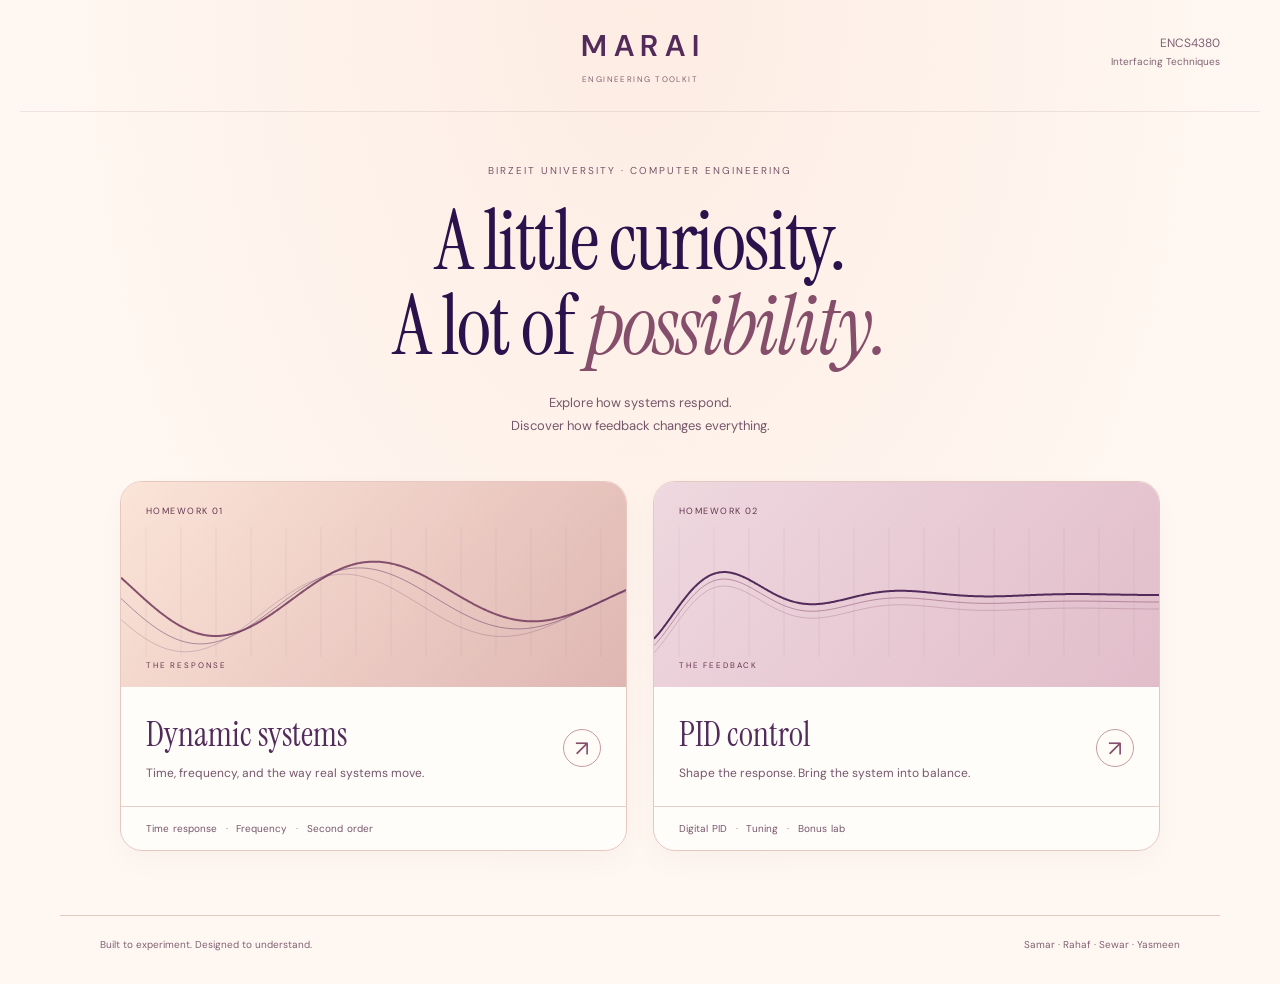
<file: index.html>
<!doctype html>
<html lang="en">
<head>
<meta charset="utf-8">
<meta name="viewport" content="width=device-width, initial-scale=1">
<meta name="theme-color" content="#FBE4D8">
<title>MARAI · Engineering Toolkit</title>
<link rel="preconnect" href="https://fonts.googleapis.com">
<link rel="preconnect" href="https://fonts.gstatic.com" crossorigin>
<link href="https://fonts.googleapis.com/css2?family=DM+Sans:wght@400;500;600;700&family=Instrument+Serif:ital@0;1&family=Noto+Naskh+Arabic:wght@500;700&display=swap" rel="stylesheet">
<link rel="stylesheet" href="home.css">
<script src="home.js" defer></script>
<link rel="stylesheet" href="palette.css"></head>
<body>
<header class="nav"><a class="brand" href="index.html" aria-label="Marai home"><span>MARAI</span><span class="brand-caption">ENGINEERING TOOLKIT</span></a><span class="course">ENCS4380 <span>Interfacing Techniques</span></span></header>
<main>
<section class="intro"><p class="eyebrow">BIRZEIT UNIVERSITY · COMPUTER ENGINEERING</p><h1>A little curiosity.<br>A lot of <em>possibility.</em></h1><p class="lead">Explore how systems respond.<br>Discover how feedback changes everything.</p></section>
<section class="toolkits" aria-label="Choose a toolkit">
<a class="card dynamics" href="homework1.html"><div class="visual"><span class="tag">HOMEWORK 01</span><canvas aria-hidden="true" data-wave="dynamics"></canvas><span class="visual-caption">THE RESPONSE</span></div><div class="card-body"><div><h2>Dynamic systems</h2><p>Time, frequency, and the way real systems move.</p></div><span class="go" aria-hidden="true">↗</span></div><div class="topics">Time response <span>·</span> Frequency <span>·</span> Second order</div></a>
<a class="card feedback" href="p1.html"><div class="visual"><span class="tag">HOMEWORK 02</span><canvas aria-hidden="true" data-wave="control"></canvas><span class="visual-caption">THE FEEDBACK</span></div><div class="card-body"><div><h2>PID control</h2><p>Shape the response. Bring the system into balance.</p></div><span class="go" aria-hidden="true">↗</span></div><div class="topics">Digital PID <span>·</span> Tuning <span>·</span> Bonus lab</div></a>
</section>
</main>
<footer><span>Built to experiment. Designed to understand.</span><span>Samar · Rahaf · Sewar · Yasmeen</span></footer>
</body>
</html>
</file>
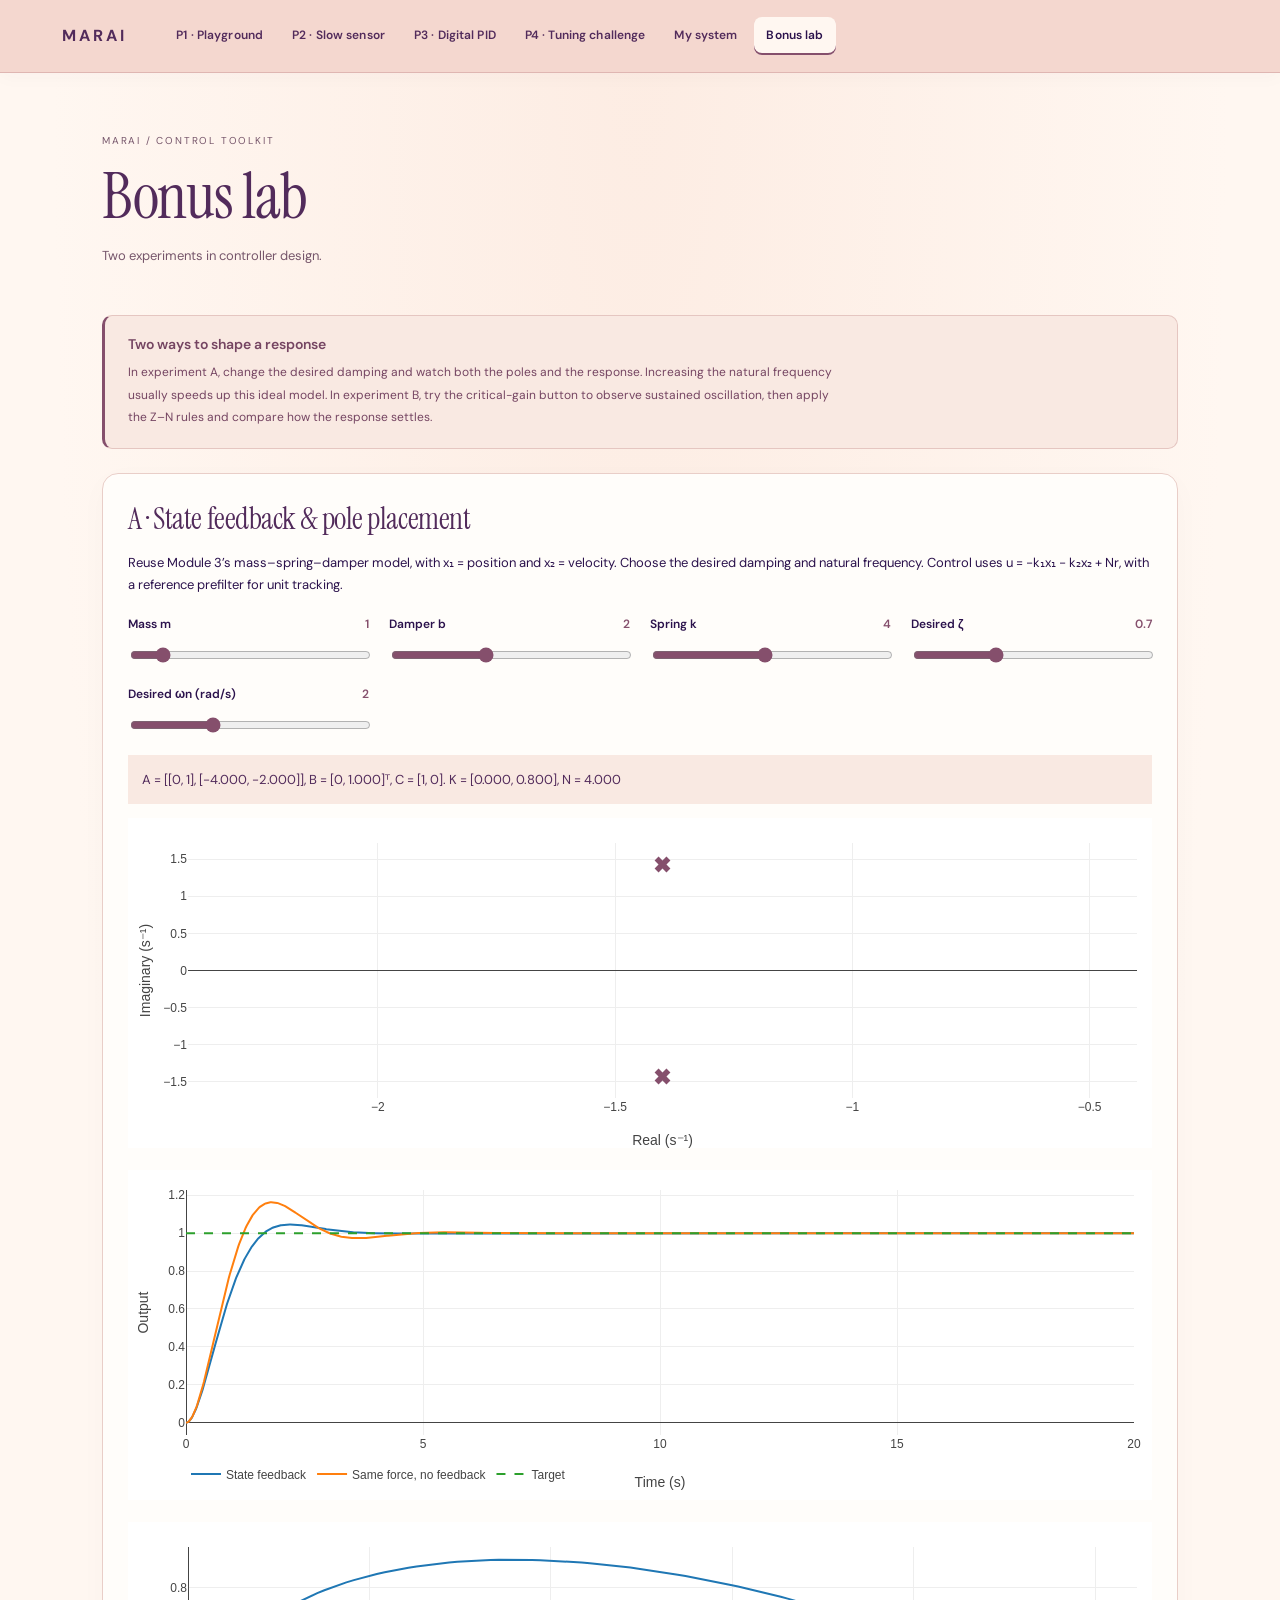
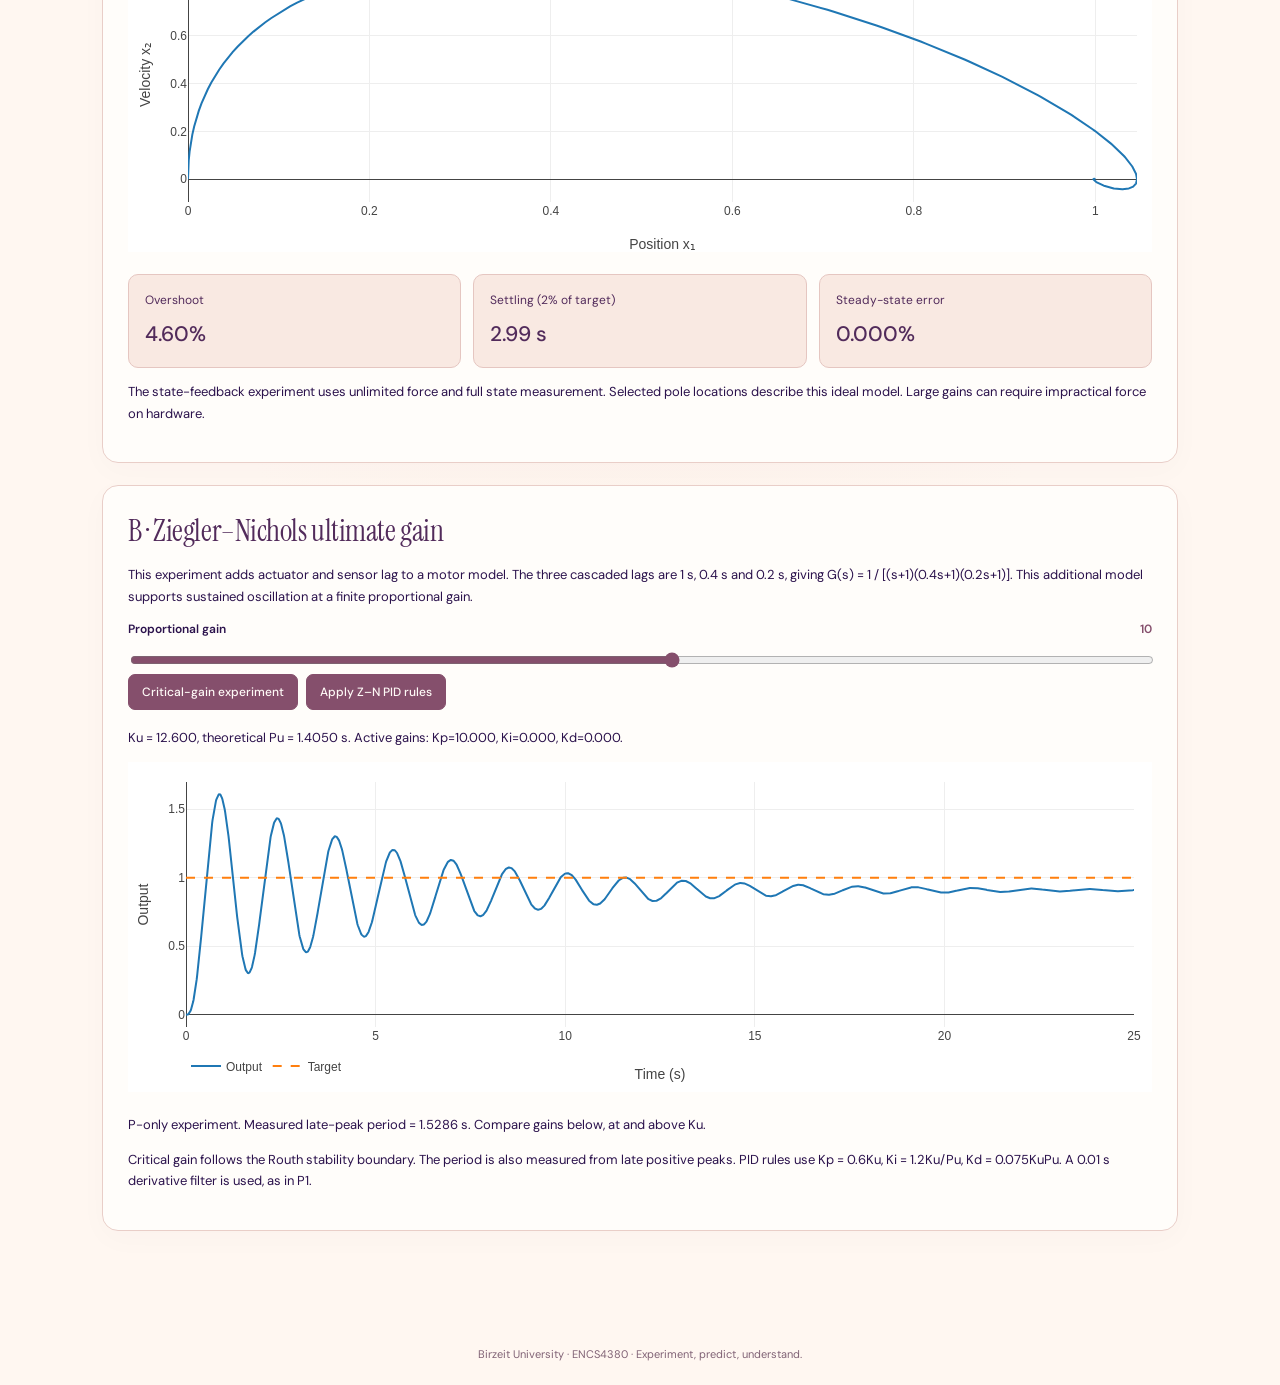
<file: bonus.html>
<!doctype html><html lang="en"><head><meta charset="utf-8"><meta name="viewport" content="width=device-width,initial-scale=1"><title>MARAI · Bonus lab</title><link rel="preconnect" href="https://fonts.googleapis.com"><link href="https://fonts.googleapis.com/css2?family=DM+Sans:wght@400;500;600;700&family=Instrument+Serif:ital@0;1&display=swap" rel="stylesheet"><link rel="stylesheet" href="lab.css"><script defer src="https://cdn.plot.ly/plotly-2.35.2.min.js"></script><script defer src="sim.js"></script><script defer src="lab.js"></script><script defer src="bonus.js"></script><link rel="stylesheet" href="palette.css"></head><body><nav class="lab-nav"><a href="index.html">MARAI</a><a href="p1.html" >P1 · Playground</a><a href="p2.html" >P2 · Slow sensor</a><a href="p3.html" >P3 · Digital PID</a><a href="p4.html" >P4 · Tuning challenge</a><a href="system.html" >My system</a><a href="bonus.html" aria-current="page">Bonus lab</a></nav><main class="lab"><header class="lab-title"><p class="eyebrow">MARAI / CONTROL TOOLKIT</p><h1>Bonus lab</h1><p>Two experiments in controller design.</p></header><aside class="experiment-guide"><h2>Two ways to shape a response</h2><p>In experiment A, change the desired damping and watch both the poles and the response. Increasing the natural frequency usually speeds up this ideal model. In experiment B, try the critical-gain button to observe sustained oscillation, then apply the Z–N rules and compare how the response settles.</p></aside><section class="panel"><h2>A · State feedback & pole placement</h2><p>Reuse Module 3’s mass–spring–damper model, with x₁ = position and x₂ = velocity. Choose the desired damping and natural frequency. Control uses u = −k₁x₁ − k₂x₂ + Nr, with a reference prefilter for unit tracking.</p><div class="controls"><label>Mass m<output id="massValue"></output><input id="mass" type="range" min="0.5" max="5" step="0.1" value="1"></label><label>Damper b<output id="dampingValue"></output><input id="damping" type="range" min="0.1" max="5" step="0.1" value="2"></label><label>Spring k<output id="springValue"></output><input id="spring" type="range" min="0.5" max="8" step="0.1" value="4"></label><label>Desired ζ<output id="desiredZValue"></output><input id="desiredZ" type="range" min="0.3" max="1.5" step="0.05" value="0.7"></label><label>Desired ωn (rad/s)<output id="desiredWValue"></output><input id="desiredW" type="range" min="0.5" max="5" step="0.1" value="2"></label></div><p id="matrices" class="equation"></p><div id="polePlot" class="plot"></div><div id="statePlot" class="plot"></div><div id="phasePlot" class="plot"></div><div id="stateResults" class="readouts"></div><p>The state-feedback experiment uses unlimited force and full state measurement. Selected pole locations describe this ideal model. Large gains can require impractical force on hardware.</p></section><section class="panel"><h2>B · Ziegler–Nichols ultimate gain</h2><p>This experiment adds actuator and sensor lag to a motor model. The three cascaded lags are 1 s, 0.4 s and 0.2 s, giving G(s) = 1 / [(s+1)(0.4s+1)(0.2s+1)]. This additional model supports sustained oscillation at a finite proportional gain.</p><label>Proportional gain<output id="ultimateGainValue"></output><input id="ultimateGain" type="range" min="1" max="18" step="0.1" value="10"></label><button id="critical">Critical-gain experiment</button><button id="znTune">Apply Z–N PID rules</button><p id="znInfo"></p><div id="znPlot" class="plot"></div><p id="znStatus" role="status"></p><p>Critical gain follows the Routh stability boundary. The period is also measured from late positive peaks. PID rules use Kp = 0.6Ku, Ki = 1.2Ku/Pu, Kd = 0.075KuPu. A 0.01 s derivative filter is used, as in P1.</p></section></main><footer class="lab-footer">Birzeit University · ENCS4380 · Experiment, predict, understand.</footer></body></html>
</file>
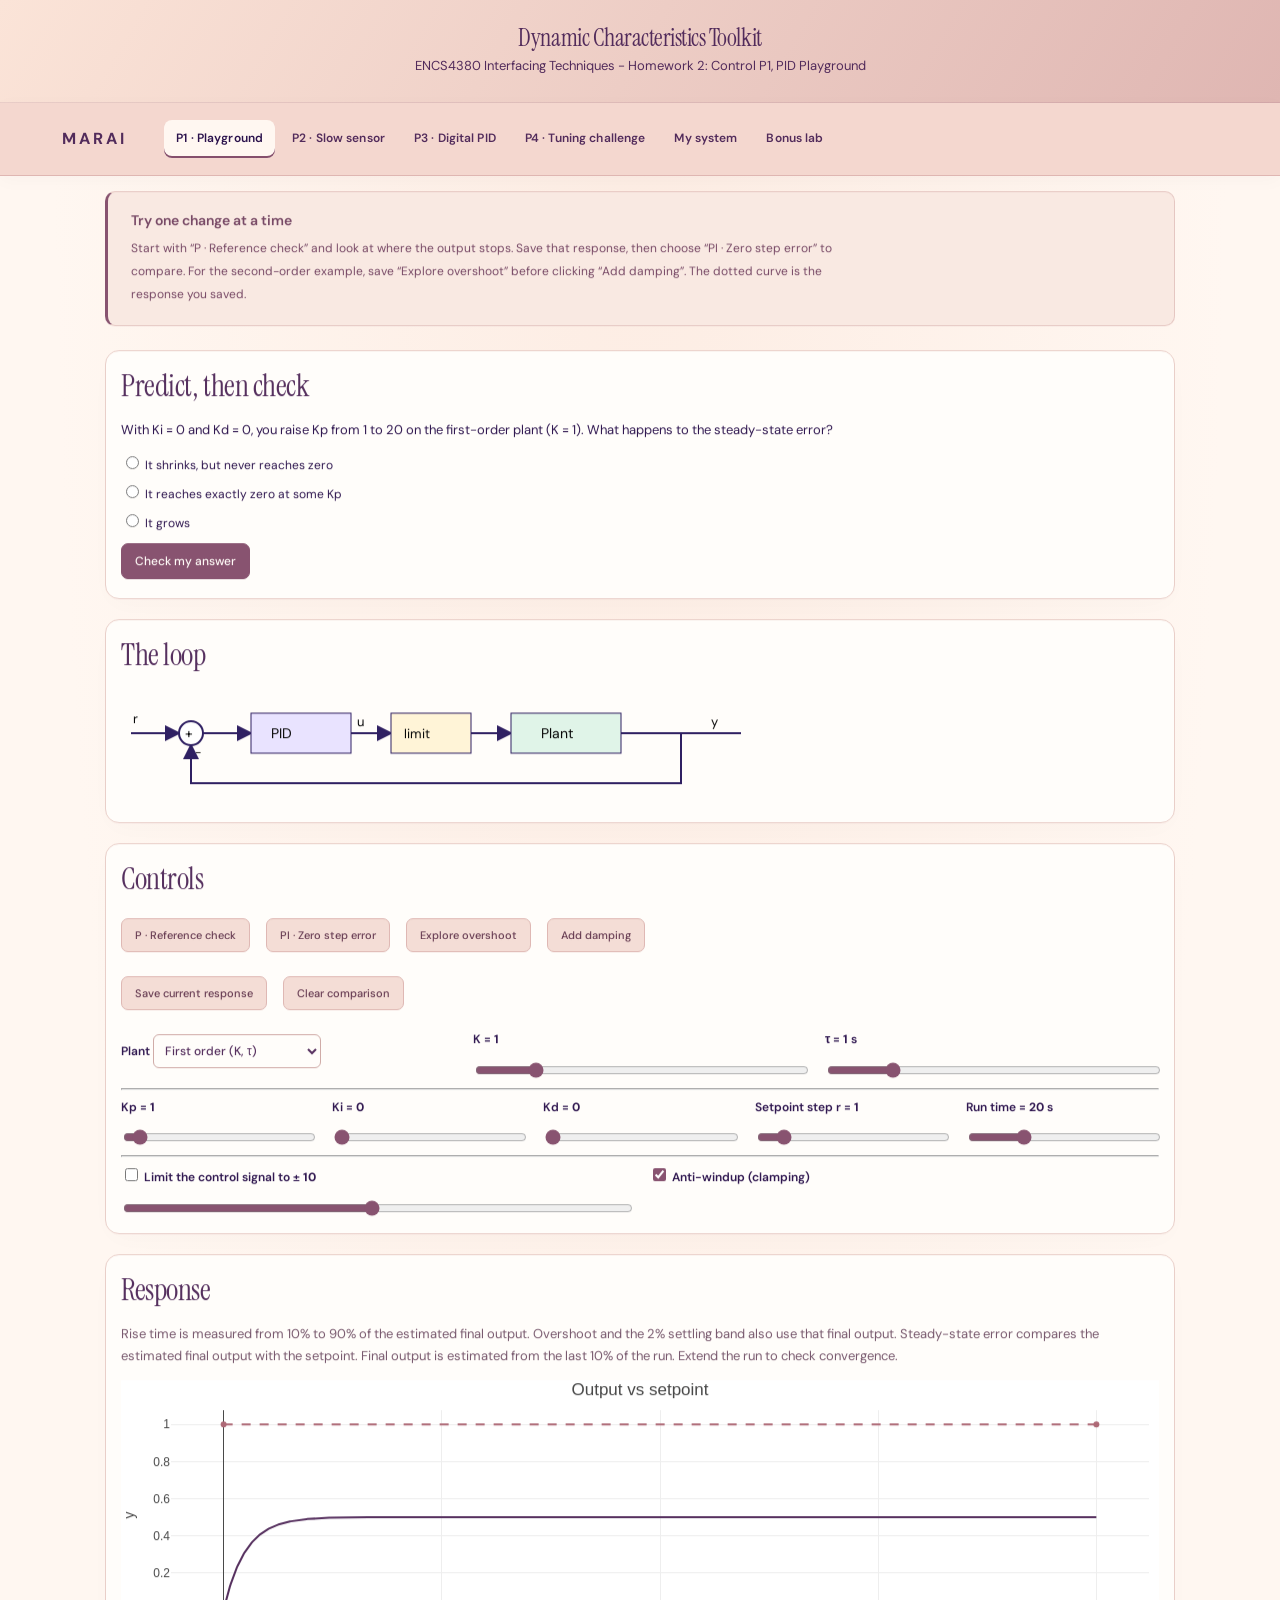
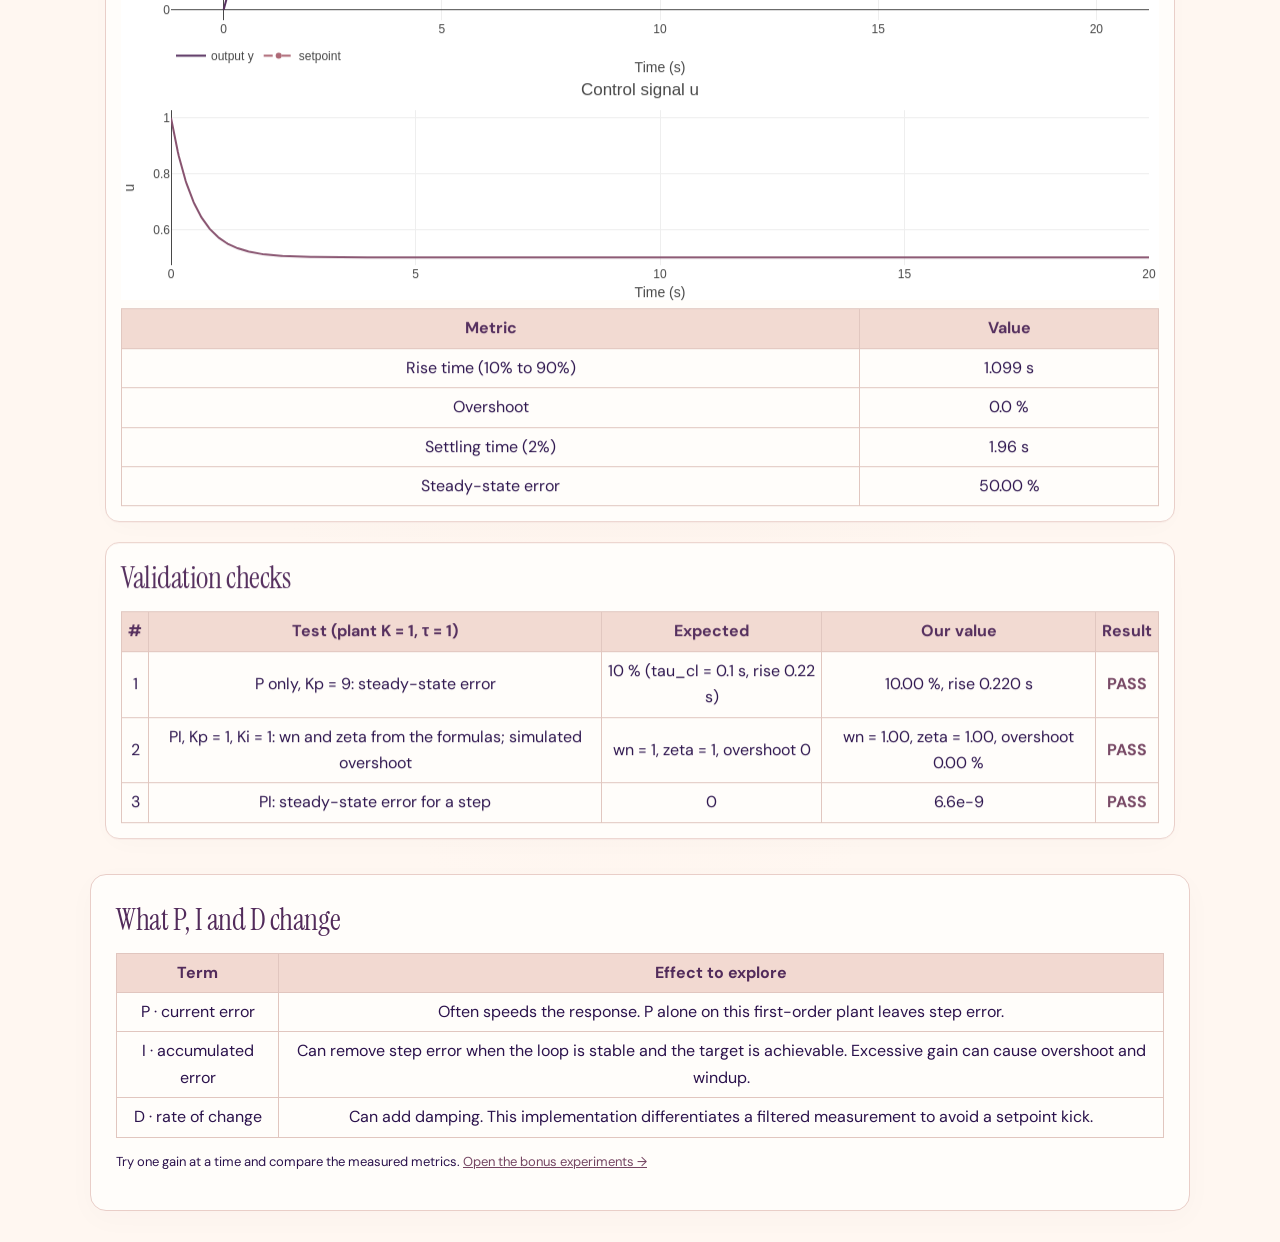
<file: control.html>
<!doctype html><html lang="en"><head><meta charset="utf-8"><meta name="viewport" content="width=device-width,initial-scale=1"><meta http-equiv="refresh" content="0;url=p1.html"><title>MARAI · PID Control</title><link rel="stylesheet" href="palette.css"></head><body><a href="p1.html">Open PID Control</a></body></html>
</file>
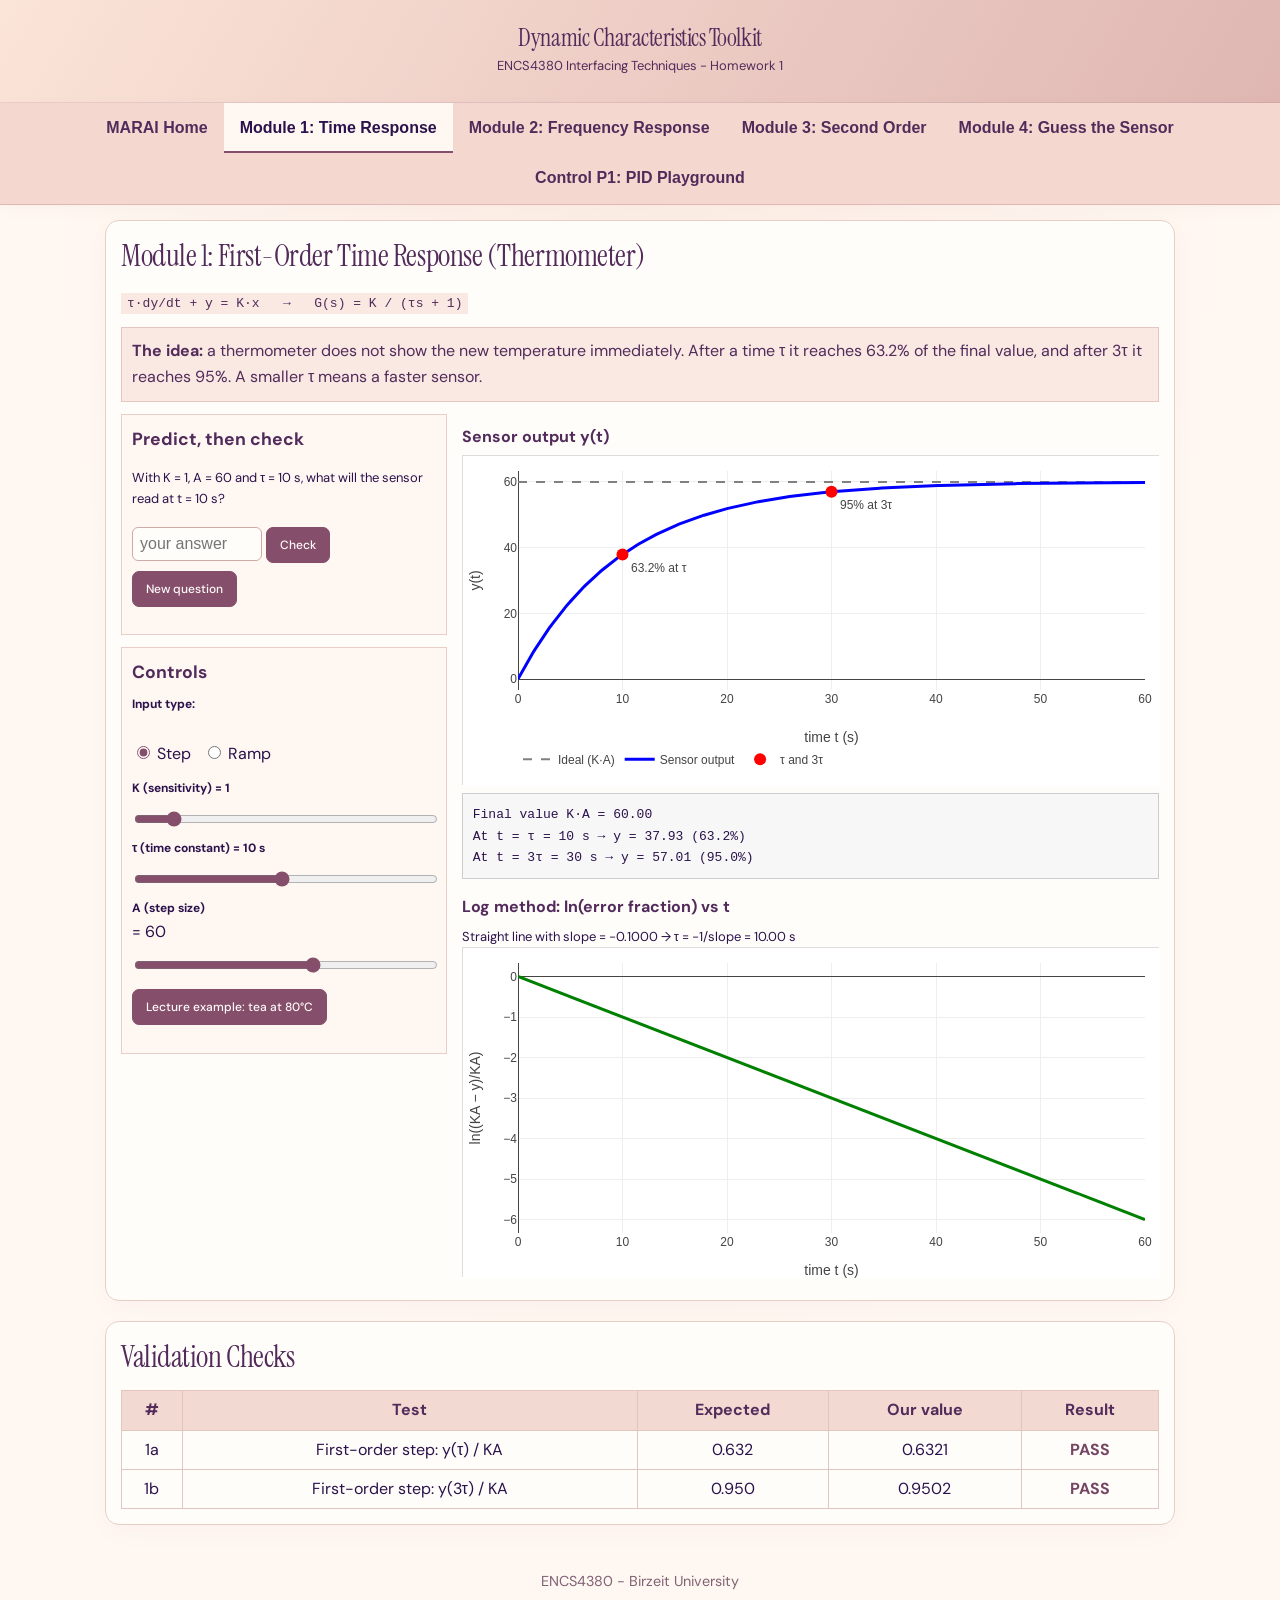
<file: homework1.html>
<!DOCTYPE html>
<html lang="en">
<head>
<meta charset="UTF-8">
<meta name="viewport" content="width=device-width, initial-scale=1.0">
<title>Dynamic Characteristics Toolkit</title>

<!-- plotting library -->
<script src="https://cdn.plot.ly/plotly-2.35.2.min.js"></script>

<style>
  body {
    margin: 0;
    font-family: Arial, sans-serif;
    background: #f4f2fa;
    color: #222;
  }
  .top {
    background: rgb(19, 5, 64);
    color: white;
    padding: 25px;
    text-align: center;
  }
  .top h1 { margin: 0; font-size: 1.5rem; }
  .top p { margin: 4px 0 0 0; }

  .page {
    max-width: 1100px;
    margin: 0 auto;
    padding: 15px;
  }

  .module {
    background: white;
    border: 1px solid #ccc;
    padding: 15px;
    margin-bottom: 20px;
  }
  .module h2 { margin-top: 0; color: rgb(19, 5, 64); }

  .formula {
    font-family: monospace;
    background: #eee;
    padding: 3px 6px;
  }

  .note {
    background: #eef5ff;
    border: 1px solid #b8d0ee;
    padding: 10px;
    margin: 12px 0;
  }

  /* controls on the left, plots on the right */
  .layout {
    display: flex;
    gap: 15px;
    flex-wrap: wrap;
  }
  .controls-panel { flex: 1 1 260px; }
  .plots-panel { flex: 3 1 500px; min-width: 0; }

  .box {
    border: 1px solid #ccc;
    background: #fafafa;
    padding: 10px;
    margin-bottom: 12px;
  }
  .box h3 { margin: 0 0 8px 0; font-size: 1.1rem; }

  .slider-box { margin-bottom: 12px; }
  .slider-box label { font-weight: bold; }
  .slider-box input[type=range] { width: 100%; }

  select, button { font-size: 1rem; padding: 4px 8px; margin-top: 5px; }
  button { cursor: pointer; }

  .graph {
    width: 100%;
    height: 330px;
    border: 1px solid #ddd;
    margin-bottom: 8px;
  }

  .results {
    font-family: monospace;
    background: #f7f7f7;
    border: 1px solid #ccc;
    padding: 10px;
    margin-bottom: 15px;
  }

  h4 { margin: 10px 0 5px 0; }

  table { width: 100%; border-collapse: collapse; }
  th, td { border: 1px solid #ccc; padding: 6px; text-align: center; }
  th { background: #e6e6e6; }
  .pass { color: green; font-weight: bold; }
  .fail { color: red; font-weight: bold; }

  footer { text-align: center; padding: 10px; color: #666; font-size: 0.9rem; }

        /* navigation bar (same on every page) */
        .site-nav { background: #2a1a66; display: flex; flex-wrap: wrap; justify-content: center; }
        .site-nav a { color: #ded8f2; text-decoration: none; padding: 12px 16px; font-weight: bold; font-family: Arial, sans-serif; }
        .site-nav a:hover { background: #50328f; color: white; }
        .site-nav a.active { background: #f4f2fa; color: rgb(19, 5, 64); }
    </style>
<link href="https://fonts.googleapis.com/css2?family=DM+Sans:wght@400;500;600&family=Instrument+Serif&display=swap" rel="stylesheet"><link rel="stylesheet" href="lab.css"><link rel="stylesheet" href="palette.css"></head>

<body>

<div class="top">
  <h1>Dynamic Characteristics Toolkit</h1>
  <p>ENCS4380 Interfacing Techniques - Homework 1</p>
</div>

    <!-- Navigation between the modules -->
    <nav class="site-nav">
<a href="index.html">MARAI Home</a>
        <a href="homework1.html" class="active">Module 1: Time Response</a>
        <a href="module2.html">Module 2: Frequency Response</a>
        <a href="module3.html">Module 3: Second Order</a>
        <a href="module4.html">Module 4: Guess the Sensor</a>
        <a href="p1.html">Control P1: PID Playground</a>
    </nav>

<div class="page">

  <!-- ================= MODULE 1 ================= -->
  <div class="module">
    <h2>Module 1: First-Order Time Response (Thermometer)</h2>
    <span class="formula">τ·dy/dt + y = K·x &nbsp;&nbsp;→&nbsp;&nbsp; G(s) = K / (τs + 1)</span>

    <div class="note">
      <b>The idea:</b> a thermometer does not show the new temperature immediately. After a time τ it reaches 63.2% of the final value,
      and after 3τ it reaches 95%. A smaller τ means a faster sensor.
    </div>

    <div class="layout">

      <!-- left side: controls -->
      <div class="controls-panel">

        <div class="box">
          <h3>Predict, then check</h3>
          <p id="questionText"></p>
          <input type="number" id="guess" step="any" placeholder="your answer" style="font-size:1rem;width:130px">
          <button onclick="checkGuess()">Check</button>
          <button onclick="newQuestion()">New question</button>
          <p id="guessResult"></p>
        </div>

        <div class="box">
          <h3>Controls</h3>

          <div class="slider-box">
            <label>Input type:</label><br>
            <input type="radio" name="inputType" id="stepRadio" checked onchange="update()"> Step
            &nbsp;
            <input type="radio" name="inputType" id="rampRadio" onchange="update()"> Ramp
          </div>

          <div class="slider-box">
            <label>K (sensitivity) = <span id="kText"></span></label>
            <input type="range" id="kSlider" min="0.5" max="5" step="0.1" value="1" oninput="update()">
          </div>

          <div class="slider-box">
            <label>τ (time constant) = <span id="tauText"></span> s</label>
            <input type="range" id="tauSlider" min="0.5" max="20" step="0.5" value="10" oninput="update()">
          </div>

          <div class="slider-box">
            <label id="aLabel">A (step size)</label> = <span id="aText"></span>
            <input type="range" id="aSlider" min="1" max="100" step="1" value="60" oninput="update()">
          </div>

          <button onclick="teaExample()">Lecture example: tea at 80°C</button>
          <p id="teaText" style="font-size:0.9rem"></p>
        </div>
      </div>

      <!-- right side: plots -->
      <div class="plots-panel">
        <h4>Sensor output y(t)</h4>
        <div id="graph1" class="graph"></div>
        <div id="results" class="results"></div>

        <h4 id="graph2Title"></h4>
        <p id="graph2Note" style="margin:0"></p>
        <div id="graph2" class="graph"></div>
      </div>

    </div>
  </div>

  <!-- ================= VALIDATION ================= -->
  <div class="module">
    <h2>Validation Checks</h2>
    <table>
      <tr>
        <th>#</th>
        <th>Test</th>
        <th>Expected</th>
        <th>Our value</th>
        <th>Result</th>
      </tr>
      <tbody id="validationTable"></tbody>
    </table>
  </div>

</div>

<footer>ENCS4380 - Birzeit University</footer>

<!-- Connect the JavaScript file -->
<script src="module1.js"></script>

</body>
</html>
</file>
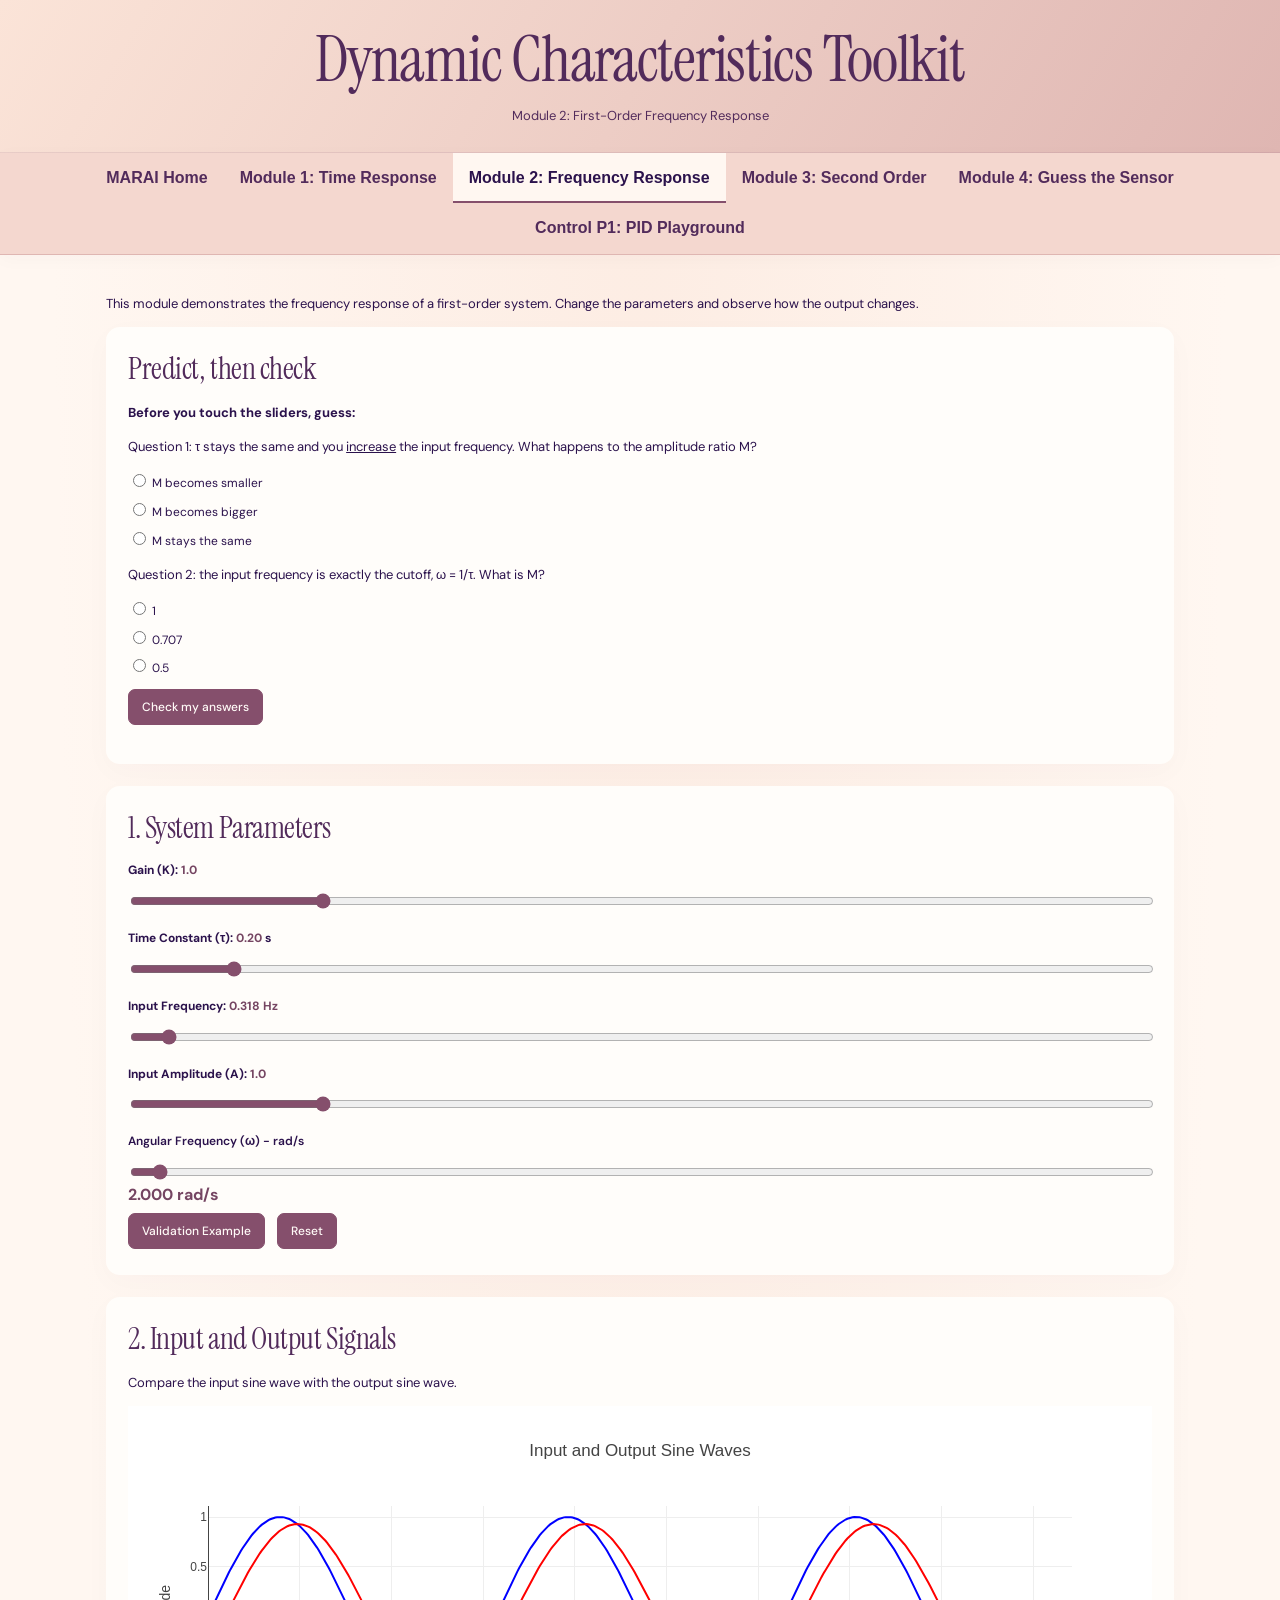
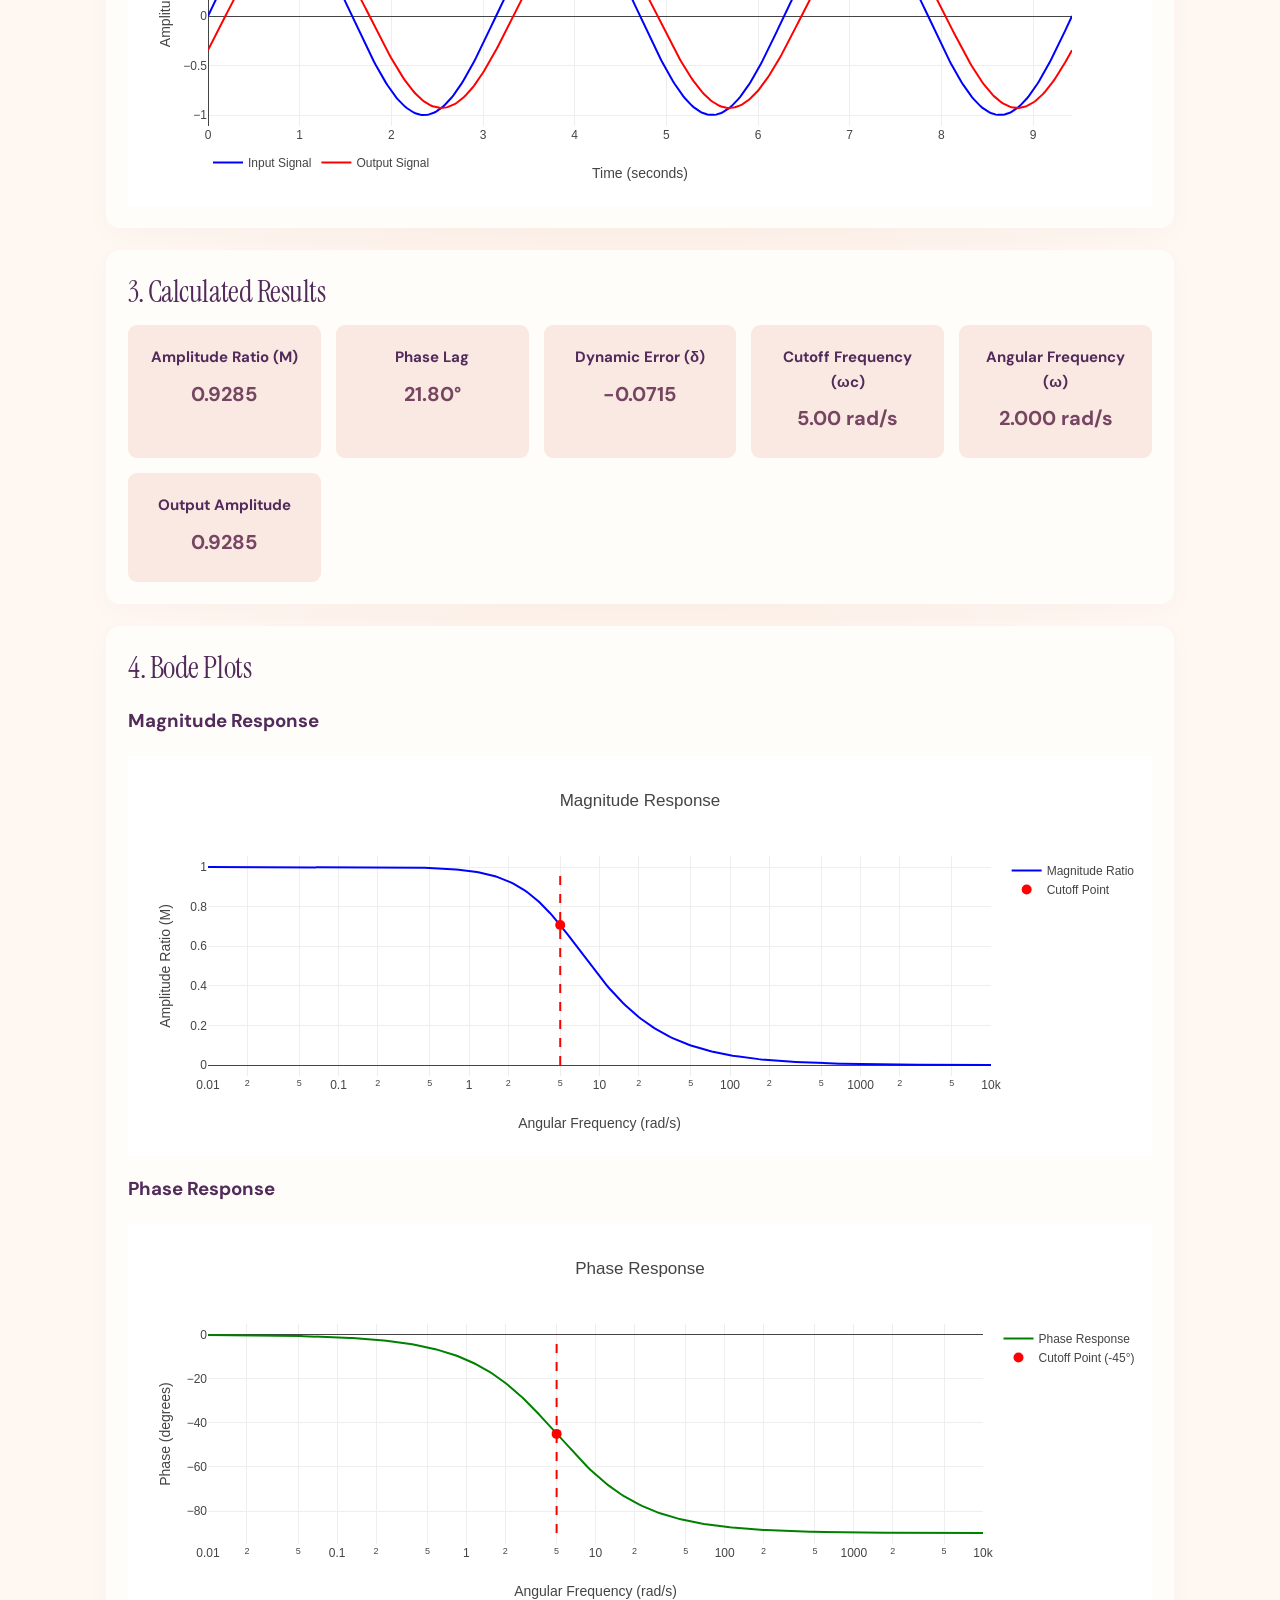
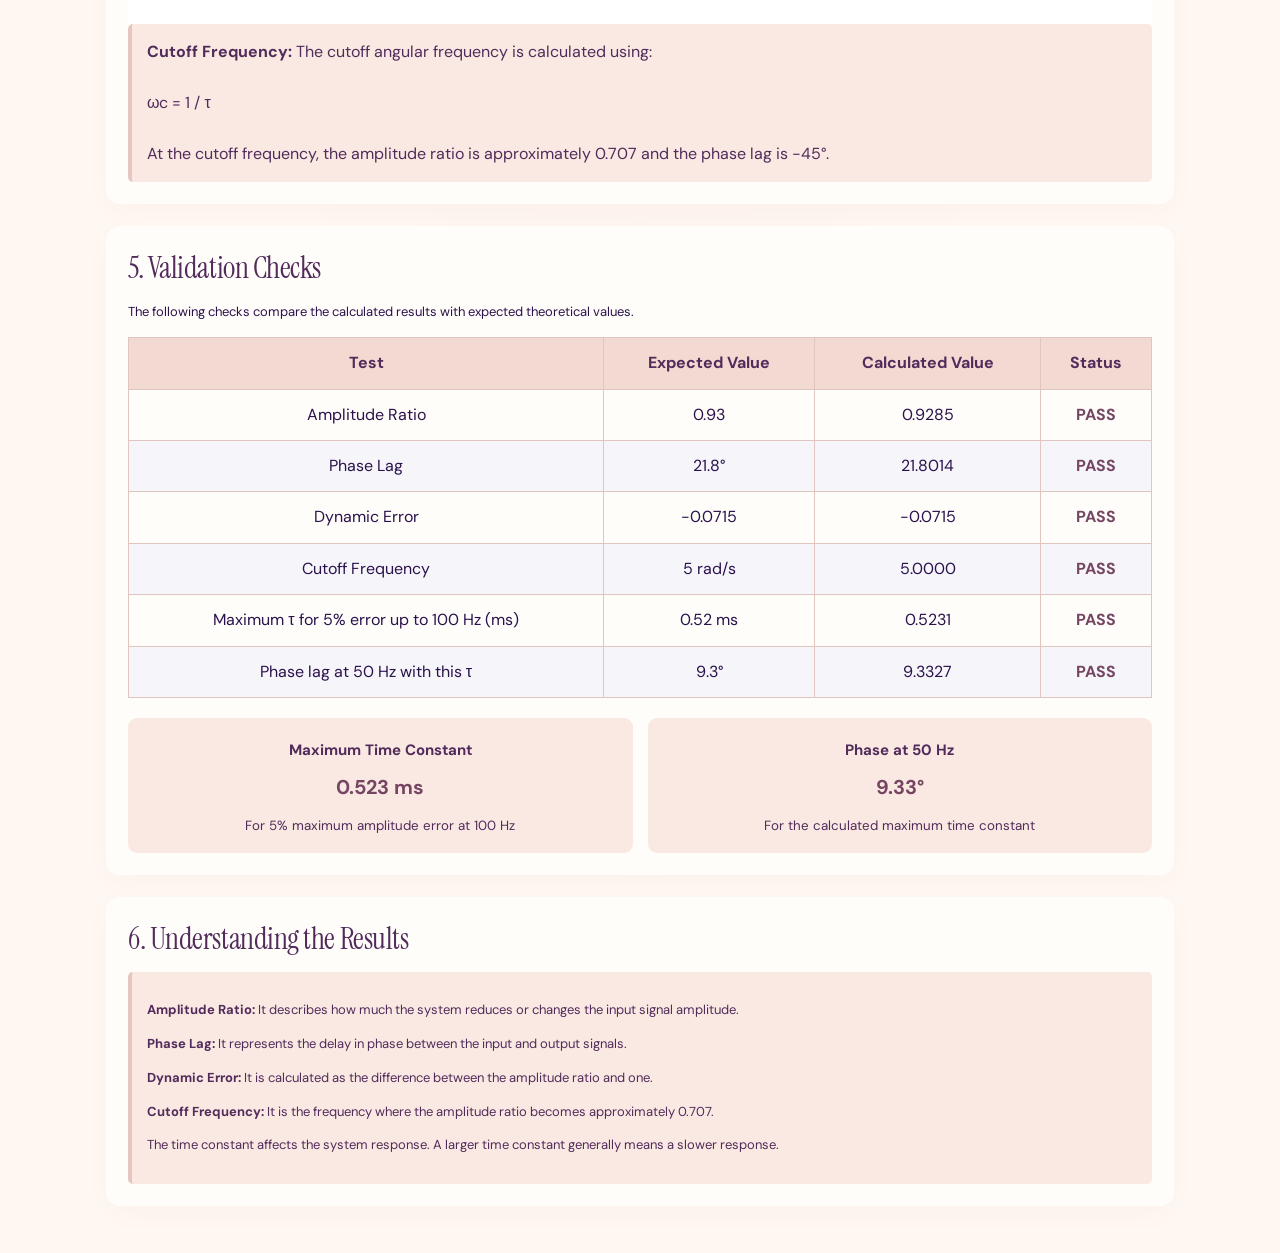
<file: module2.html>
<!DOCTYPE html>
<html lang="en">
<head>
    <meta charset="UTF-8">
    <meta name="viewport" content="width=device-width, initial-scale=1.0">
    <title>Module 2 - First Order Frequency Response</title>

    <script src="https://cdn.plot.ly/plotly-2.35.2.min.js"></script>

    <style>
        * {
            box-sizing: border-box;
        }

        body {
            font-family: Arial, sans-serif;
            margin: 0;
            background: #f4f6fb;
            color: #222;
        }

        .container {
            max-width: 1100px;
            margin: auto;
            padding: 25px 16px;
        }

        h1, h2 {
            color: #25205c;
        }

        .section {
            background: white;
            padding: 22px;
            margin-bottom: 22px;
            border-radius: 12px;
            box-shadow: 0 2px 8px rgba(0,0,0,0.08);
        }

        .control {
            margin-bottom: 20px;
        }

        .control label {
            display: block;
            font-weight: bold;
            margin-bottom: 8px;
        }

        input[type="range"] {
            width: 100%;
        }

        .value {
            color: #5146a5;
            font-weight: bold;
        }

        .results {
            display: grid;
            grid-template-columns: repeat(auto-fit, minmax(180px, 1fr));
            gap: 15px;
        }

        .result-card {
            background: #f0efff;
            padding: 15px;
            border-radius: 9px;
            text-align: center;
        }

        .result-card h3 {
            margin: 5px 0;
            font-size: 15px;
        }

        .result-card p {
            font-size: 20px;
            font-weight: bold;
            color: #5146a5;
            margin: 8px 0;
        }

        button {
            background: #5146a5;
            color: white;
            border: none;
            padding: 11px 18px;
            border-radius: 7px;
            cursor: pointer;
            margin: 5px;
            font-size: 14px;
        }

        button:hover {
            background: #393078;
        }

        .validation-result {
            font-weight: bold;
        }

        .pass {
            color: green;
        }

        .fail {
            color: red;
        }

        table {
            width: 100%;
            border-collapse: collapse;
            margin-top: 15px;
        }

        th, td {
            padding: 12px;
            border: 1px solid #ddd;
            text-align: center;
        }

        th {
            background: #5146a5;
            color: white;
        }

        tr:nth-child(even) {
            background: #f5f5fa;
        }

        .note {
            background: #f0efff;
            border-left: 4px solid #5146a5;
            padding: 15px;
            border-radius: 5px;
            line-height: 1.6;
        }

        @media (max-width: 600px) {
            .container {
                padding: 16px 12px;
            }

            .section {
                padding: 15px;
            }

            table {
                font-size: 12px;
            }

            th, td {
                padding: 7px;
            }
        }
    
        /* page header and navigation bar (same on every page) */
        .top { background: rgb(19, 5, 64); color: white; padding: 25px; text-align: center; }
        .top h1 { margin: 0 0 10px; color: white; }
        .top p { margin: 0; color: #ded8f2; }
        .site-nav { background: #2a1a66; display: flex; flex-wrap: wrap; justify-content: center; }
        .site-nav a { color: #ded8f2; text-decoration: none; padding: 12px 16px; font-weight: bold; font-family: Arial, sans-serif; }
        .site-nav a:hover { background: #50328f; color: white; }
        .site-nav a.active { background: #f4f2fa; color: rgb(19, 5, 64); }

        /* predict, then check */
        .predict label { display: block; margin: 6px 0; cursor: pointer; font-weight: normal; }
    </style>
<link href="https://fonts.googleapis.com/css2?family=DM+Sans:wght@400;500;600&family=Instrument+Serif&display=swap" rel="stylesheet">
<link rel="stylesheet" href="lab.css">
<link rel="stylesheet" href="palette.css">
</head>

<body>

<!-- Page header -->
<div class="top">
    <h1>Dynamic Characteristics Toolkit</h1>
    <p>Module 2: First-Order Frequency Response</p>
</div>

<!-- Navigation between the modules -->
<nav class="site-nav">
    <a href="index.html">MARAI Home</a>
    <a href="homework1.html">Module 1: Time Response</a>
    <a href="module2.html" class="active">Module 2: Frequency Response</a>
    <a href="module3.html">Module 3: Second Order</a>
    <a href="module4.html">Module 4: Guess the Sensor</a>
        <a href="p1.html">Control P1: PID Playground</a>
</nav>

<div class="container">

    <p>
        This module demonstrates the frequency response of a first-order system.
        Change the parameters and observe how the output changes.
    </p>

    <!-- Predict, then check -->
    <div class="section predict">

        <h2>Predict, then check</h2>

        <p><strong>Before you touch the sliders, guess:</strong></p>

        <p>Question 1: τ stays the same and you <u>increase</u> the input frequency. What happens to the amplitude ratio M?</p>
        <label><input type="radio" name="pred1" value="down"> M becomes smaller</label>
        <label><input type="radio" name="pred1" value="up"> M becomes bigger</label>
        <label><input type="radio" name="pred1" value="same"> M stays the same</label>

        <p>Question 2: the input frequency is exactly the cutoff, ω = 1/τ. What is M?</p>
        <label><input type="radio" name="pred2" value="1"> 1</label>
        <label><input type="radio" name="pred2" value="0.707"> 0.707</label>
        <label><input type="radio" name="pred2" value="0.5"> 0.5</label>

        <button onclick="checkPrediction()">Check my answers</button>
        <p id="predResult"></p>

    </div>

    <div class="section">

        <h2>1. System Parameters</h2>

        <div class="control">
            <label>
                Gain (K): <span class="value" id="kValue">1.0</span>
            </label>
            <input type="range" id="kSlider"
                   min="0.1" max="5" step="0.1" value="1">
        </div>

        <div class="control">
            <label>
                Time Constant (τ): <span class="value" id="tauValue">0.20</span> s
            </label>
            <input type="range" id="tauSlider"
                   min="0.01" max="2" step="0.01" value="0.2">
        </div>

        <div class="control">
            <label>
                Input Frequency: <span class="value" id="frequencyValue">0.500 Hz</span>
            </label>
            <input type="range" id="frequencySlider"
                   min="0.01" max="10" step="0.001" value="0.5">
        </div>

        <div class="control">
            <label>
                Input Amplitude (A): <span class="value" id="amplitudeValue">1.0</span>
            </label>
            <input type="range" id="amplitudeSlider"
                   min="0.1" max="5" step="0.1" value="1">
        </div>

       <div class="slider-box">
    <label for="omega">Angular Frequency (ω) - rad/s</label>
    <input type="range" id="omega"
           min="0.628" max="62.832" step="0.001" value="2">
    <span class="value" id="omegaControlValue">2.000 rad/s</span>
</div>

        <button onclick="setValidationExample()">
            Validation Example
        </button>

        <button onclick="resetControls()">
            Reset
        </button>

    </div>

    <div class="section">

        <h2>2. Input and Output Signals</h2>

        <p>
            Compare the input sine wave with the output sine wave.
        </p>

        <div id="sineGraph" style="width:100%; height:400px;"></div>

    </div>

    <div class="section">

        <h2>3. Calculated Results</h2>

        <div class="results">

            <div class="result-card">
                <h3>Amplitude Ratio (M)</h3>
                <p id="mResult">-</p>
            </div>

            <div class="result-card">
                <h3>Phase Lag</h3>
                <p id="phaseResult">-</p>
            </div>

            <div class="result-card">
                <h3>Dynamic Error (δ)</h3>
                <p id="errorResult">-</p>
            </div>

            <div class="result-card">
                <h3>Cutoff Frequency (ωc)</h3>
                <p id="cutoffResult">-</p>
            </div>

            <div class="result-card">
                <h3>Angular Frequency (ω)</h3>
                <p id="omegaResult">-</p>
            </div>

            <div class="result-card">
                <h3>Output Amplitude</h3>
                <p id="outputAmplitudeResult">-</p>
            </div>

        </div>

    </div>

    <div class="section">

        <h2>4. Bode Plots</h2>

        <h3>Magnitude Response</h3>
        <div id="magnitudeGraph" style="width:100%; height:400px;"></div>

        <h3>Phase Response</h3>
        <div id="phaseGraph" style="width:100%; height:400px;"></div>

        <div class="note">
            <strong>Cutoff Frequency:</strong>
            The cutoff angular frequency is calculated using:

            <br><br>

            ωc = 1 / τ

            <br><br>

            At the cutoff frequency, the amplitude ratio is approximately
            0.707 and the phase lag is -45°.
        </div>

    </div>

    <div class="section">

        <h2>5. Validation Checks</h2>

        <p>
            The following checks compare the calculated results with
            expected theoretical values.
        </p>

        <table>
            <thead>
                <tr>
                    <th>Test</th>
                    <th>Expected Value</th>
                    <th>Calculated Value</th>
                    <th>Status</th>
                </tr>
            </thead>

            <tbody>

                <tr>
                    <td>Amplitude Ratio</td>
                    <td>0.93</td>
                    <td id="v2a">-</td>
                    <td id="v2aS" class="validation-result">-</td>
                </tr>

                <tr>
                    <td>Phase Lag</td>
                    <td>21.8°</td>
                    <td id="v2b">-</td>
                    <td id="v2bS" class="validation-result">-</td>
                </tr>

                <tr>
                    <td>Dynamic Error</td>
                    <td>-0.0715</td>
                    <td id="v2c">-</td>
                    <td id="v2cS" class="validation-result">-</td>
                </tr>

                <tr>
                    <td>Cutoff Frequency</td>
                    <td>5 rad/s</td>
                    <td id="v2d">-</td>
                    <td id="v2dS" class="validation-result">-</td>
                </tr>

                <tr>
                    <td>Maximum τ for 5% error up to 100 Hz (ms)</td>
                    <td>0.52 ms</td>
                    <td id="v3a">-</td>
                    <td id="v3aS" class="validation-result">-</td>
                </tr>

                <tr>
                    <td>Phase lag at 50 Hz with this τ</td>
                    <td>9.3°</td>
                    <td id="v3b">-</td>
                    <td id="v3bS" class="validation-result">-</td>
                </tr>

            </tbody>
        </table>

        <div class="results" style="margin-top:20px;">

            <div class="result-card">
                <h3>Maximum Time Constant</h3>
                <p id="maxTauResult">-</p>
                <small>For 5% maximum amplitude error at 100 Hz</small>
            </div>

            <div class="result-card">
                <h3>Phase at 50 Hz</h3>
                <p id="phase50Result">-</p>
                <small>For the calculated maximum time constant</small>
            </div>

        </div>

    </div>

    <div class="section">

        <h2>6. Understanding the Results</h2>

        <div class="note">

            <p>
                <strong>Amplitude Ratio:</strong>
                It describes how much the system reduces or changes
                the input signal amplitude.
            </p>

            <p>
                <strong>Phase Lag:</strong>
                It represents the delay in phase between the input
                and output signals.
            </p>

            <p>
                <strong>Dynamic Error:</strong>
                It is calculated as the difference between the amplitude
                ratio and one.
            </p>

            <p>
                <strong>Cutoff Frequency:</strong>
                It is the frequency where the amplitude ratio becomes
                approximately 0.707.
            </p>

            <p>
                The time constant affects the system response.
                A larger time constant generally means a slower response.
            </p>

        </div>

    </div>

</div>

<script src="module2.js"></script>

</body>
</html>
</file>
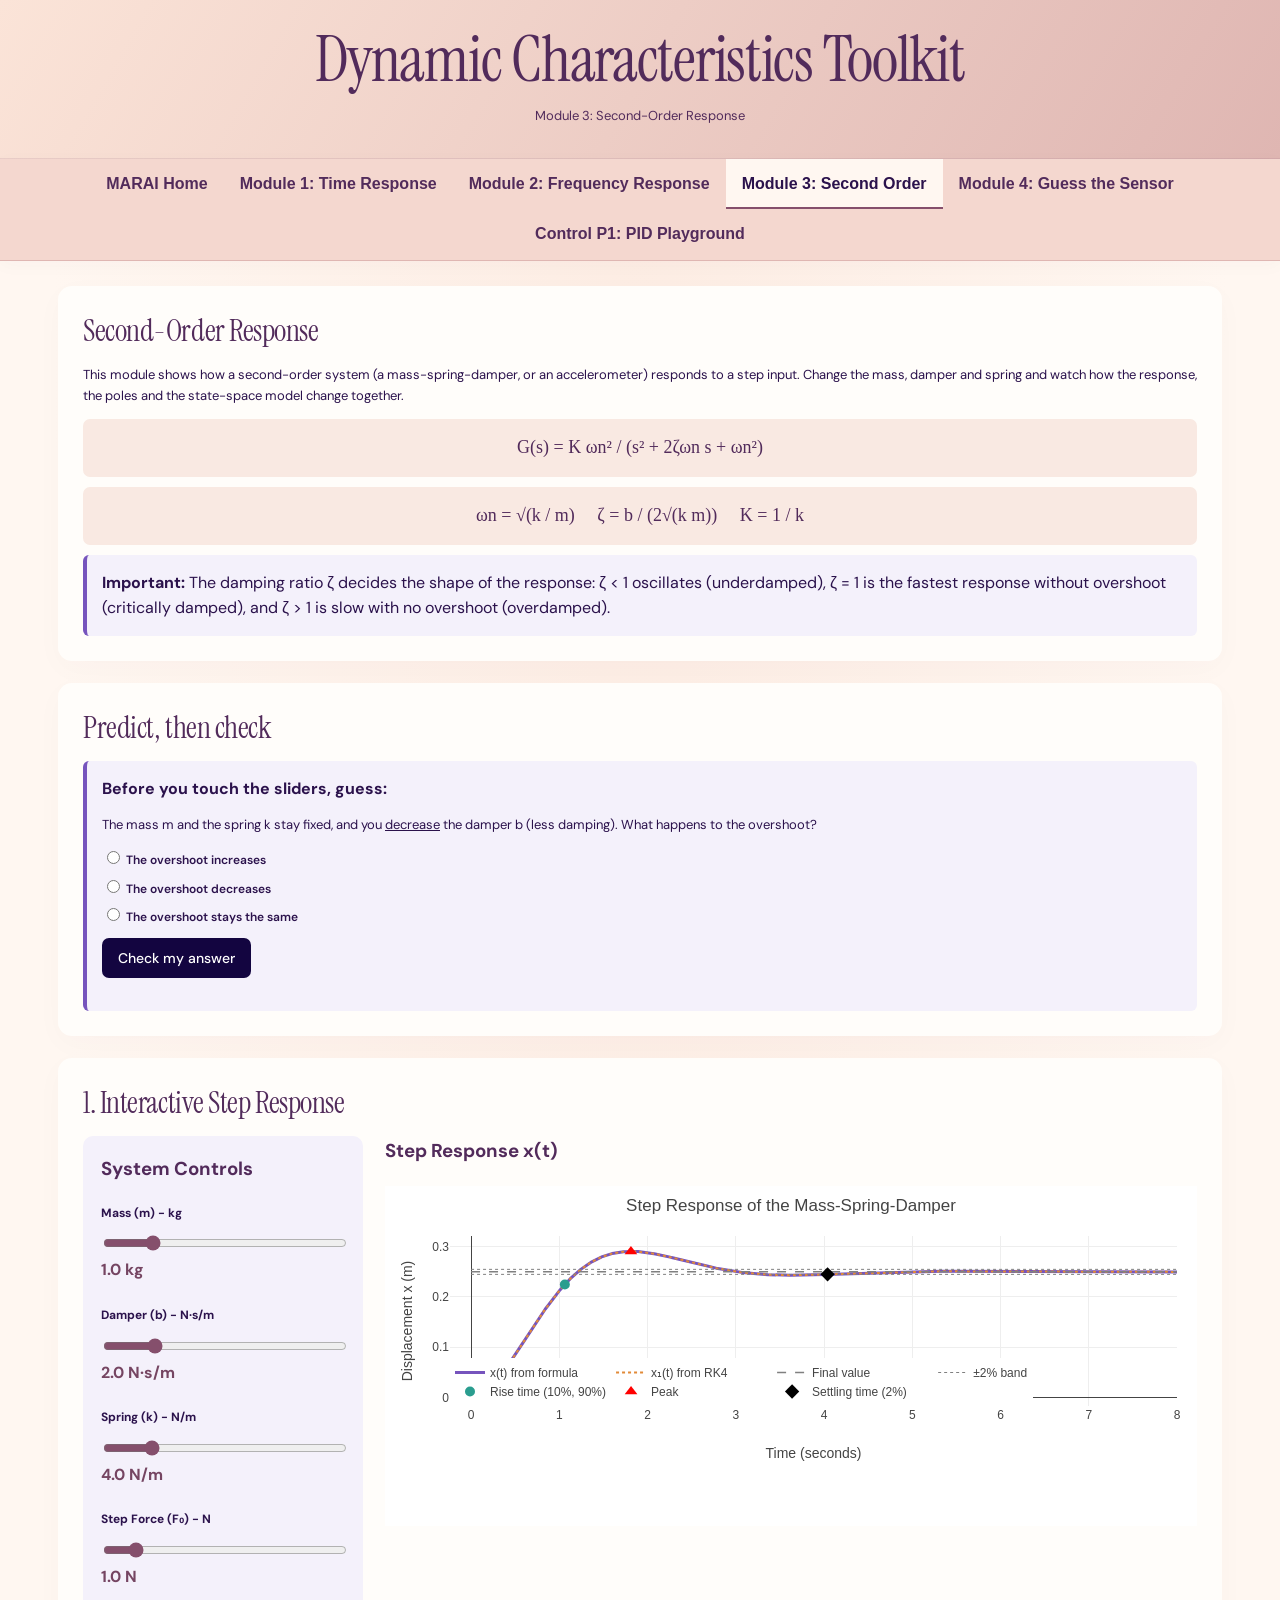
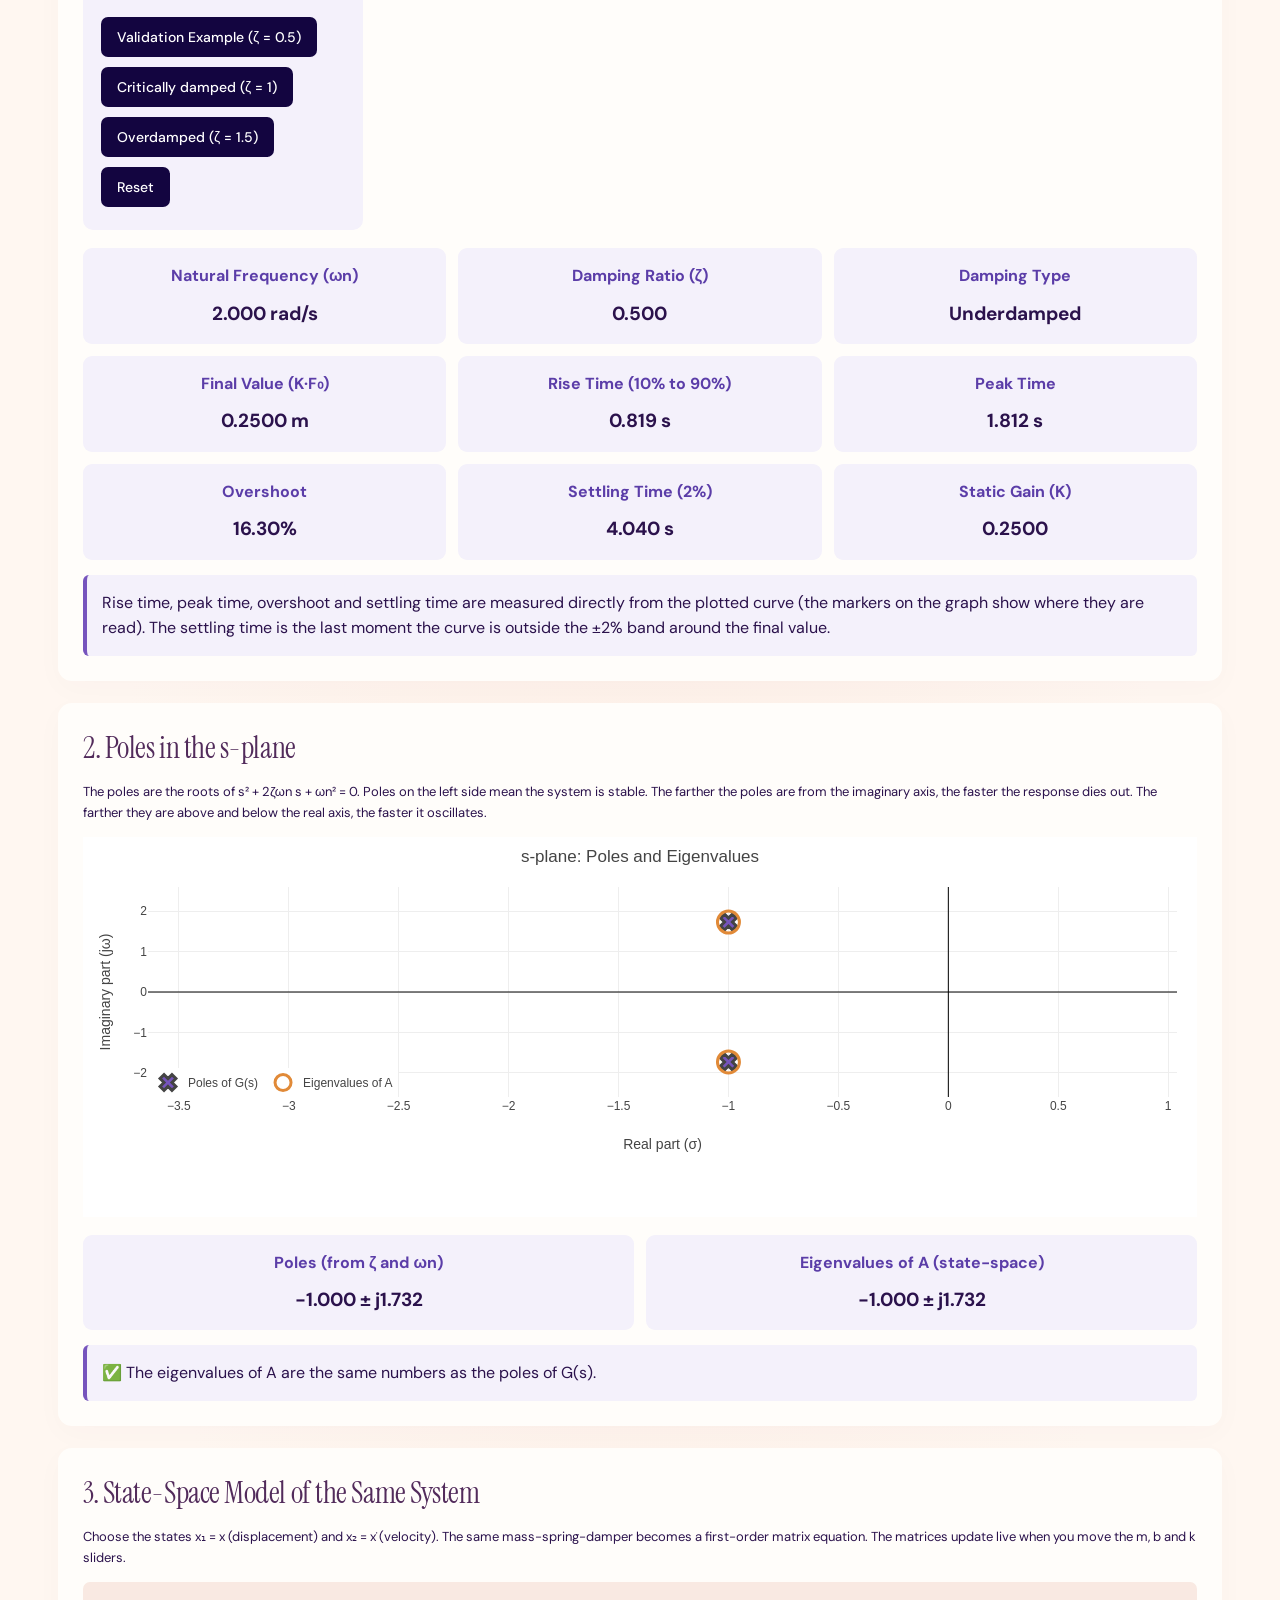
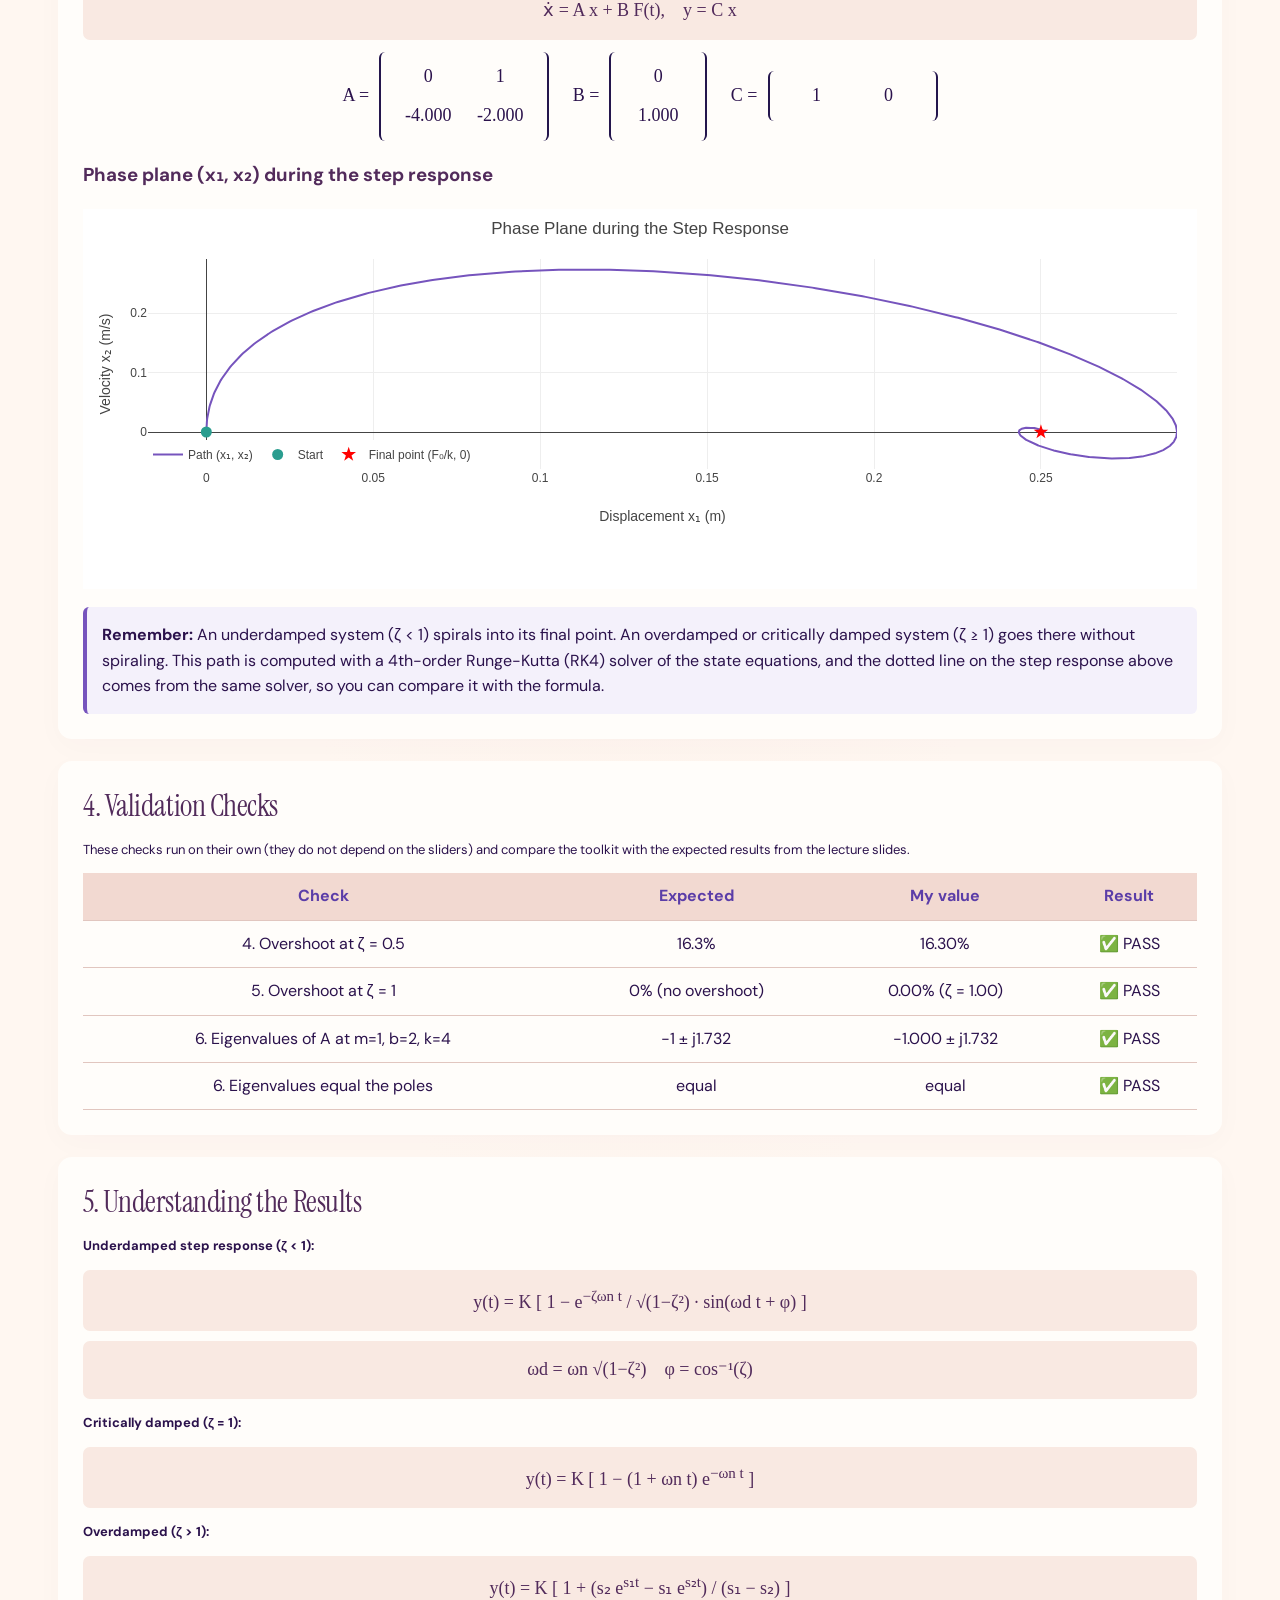
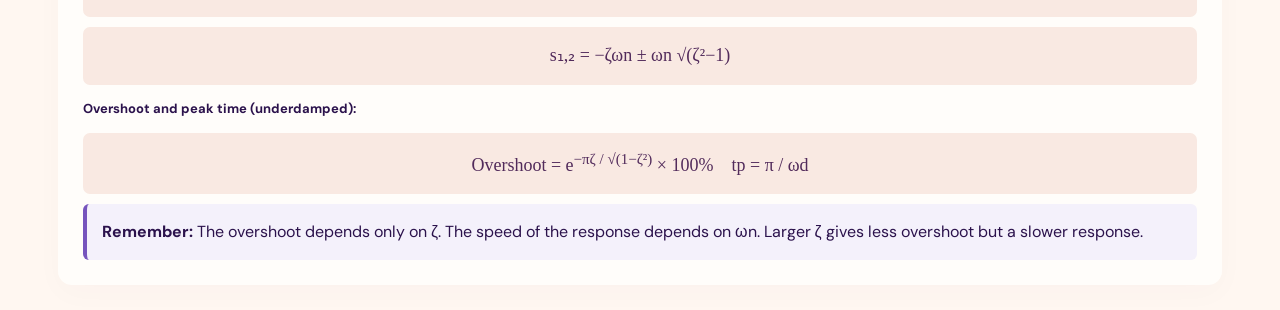
<file: module3.html>
<!DOCTYPE html>
<html lang="en">

<head>
    <meta charset="UTF-8">
    <meta name="viewport" content="width=device-width, initial-scale=1.0">

    <title>Module 3 - Second-Order Response</title>

    <!-- Plotly library is used to draw the graphs -->
    <script src="https://cdn.plot.ly/plotly-2.35.2.min.js"></script>

    <style>
        * {
            box-sizing: border-box;
        }

        body {
            margin: 0;
            font-family: Arial, sans-serif;
            background: #f4f2fa;
            color: #24164d;
        }

        .top {
            background: rgb(19, 5, 64);
            color: white;
            padding: 25px;
            text-align: center;
        }

        .top h1 {
            margin: 0 0 10px;
        }

        .top p {
            margin: 0 0 6px;
            color: #ded8f2;
        }

        .page {
            max-width: 1200px;
            margin: 25px auto;
            padding: 0 18px;
        }

        .module {
            background: white;
            padding: 25px;
            margin-bottom: 22px;
            border-radius: 12px;
            box-shadow: 0 3px 12px rgba(0, 0, 0, 0.07);
        }

        .module h2 {
            margin-top: 0;
            color: rgb(19, 5, 64);
        }

        .layout {
            display: grid;
            grid-template-columns: 280px 1fr;
            gap: 22px;
        }

        .controls-panel {
            background: #f4f1fb;
            padding: 18px;
            border-radius: 10px;
        }

        .controls-panel h3,
        .plots-panel h3 {
            margin-top: 0;
        }

        .slider-box {
            margin-bottom: 22px;
        }

        .slider-box label {
            display: block;
            font-weight: bold;
            margin-bottom: 8px;
        }

        .slider-box input {
            width: 100%;
            cursor: pointer;
        }

        .value {
            display: block;
            margin-top: 6px;
            color: #5b3da8;
            font-weight: bold;
        }

        .plots-panel {
            min-width: 0;
        }

        .graph {
            width: 100%;
            min-height: 340px;
            margin-bottom: 18px;
        }

        .results {
            display: grid;
            grid-template-columns: repeat(3, 1fr);
            gap: 12px;
            margin-top: 18px;
        }

        .result-box {
            background: #f4f1fb;
            padding: 15px;
            border-radius: 9px;
            text-align: center;
        }

        .result-box strong {
            display: block;
            margin-bottom: 8px;
            color: #5b3da8;
        }

        .result-box span {
            font-size: 19px;
            font-weight: bold;
        }

        .button {
            background: rgb(19, 5, 64);
            color: white;
            border: none;
            padding: 11px 16px;
            border-radius: 7px;
            cursor: pointer;
            margin: 5px 4px 5px 0;
            font-size: 14px;
        }

        .button:hover {
            background: #50328f;
        }

        .info {
            background: #f4f1fb;
            padding: 15px;
            border-left: 4px solid #7654bd;
            border-radius: 6px;
            line-height: 1.6;
        }

        .equation {
            background: #faf9fd;
            padding: 12px;
            border-radius: 7px;
            margin: 10px 0;
            font-family: "Times New Roman", serif;
            font-size: 18px;
            text-align: center;
        }

        .two-cols {
            display: grid;
            grid-template-columns: 1fr 1fr;
            gap: 22px;
        }

        .matrix-row {
            display: flex;
            align-items: center;
            justify-content: center;
            flex-wrap: wrap;
            gap: 10px;
            font-family: "Times New Roman", serif;
            font-size: 18px;
            margin: 12px 0;
        }

        .matrix {
            border-left: 2px solid #24164d;
            border-right: 2px solid #24164d;
            border-radius: 6px;
            padding: 4px 10px;
        }

        .matrix td {
            padding: 4px 10px;
            text-align: center;
            min-width: 70px;
        }

        .table-wrap {
            overflow-x: auto;
        }

        table.check {
            width: 100%;
            border-collapse: collapse;
            text-align: center;
        }

        table.check th,
        table.check td {
            border-bottom: 1px solid #ddd6f0;
            padding: 10px 8px;
        }

        table.check th {
            background: #f4f1fb;
            color: #5b3da8;
        }

        .predict label {
            display: block;
            margin: 6px 0;
            cursor: pointer;
        }

        a {
            color: #d8cdf7;
        }

        @media (max-width: 750px) {
            .layout {
                grid-template-columns: 1fr;
            }

            .results {
                grid-template-columns: 1fr;
            }

            .two-cols {
                grid-template-columns: 1fr;
            }

            .module {
                padding: 17px;
            }
        }
    
        /* navigation bar (same on every page) */
        .site-nav { background: #2a1a66; display: flex; flex-wrap: wrap; justify-content: center; }
        .site-nav a { color: #ded8f2; text-decoration: none; padding: 12px 16px; font-weight: bold; font-family: Arial, sans-serif; }
        .site-nav a:hover { background: #50328f; color: white; }
        .site-nav a.active { background: #f4f2fa; color: rgb(19, 5, 64); }
    </style>
<link href="https://fonts.googleapis.com/css2?family=DM+Sans:wght@400;500;600&family=Instrument+Serif&display=swap" rel="stylesheet"><link rel="stylesheet" href="lab.css"><link rel="stylesheet" href="palette.css"></head>

<body>

    <!-- Page header -->
    <div class="top">
        <h1>Dynamic Characteristics Toolkit</h1>
        <p>Module 3: Second-Order Response</p>
    </div>

    <!-- Navigation between the modules -->
    <nav class="site-nav">
<a href="index.html">MARAI Home</a>
        <a href="homework1.html">Module 1: Time Response</a>
        <a href="module2.html">Module 2: Frequency Response</a>
        <a href="module3.html" class="active">Module 3: Second Order</a>
        <a href="module4.html">Module 4: Guess the Sensor</a>
        <a href="p1.html">Control P1: PID Playground</a>
    </nav>

    <div class="page">

        <!-- Introduction -->
        <div class="module">
            <h2>Second-Order Response</h2>

            <p>
                This module shows how a second-order system (a mass-spring-damper, or an accelerometer)
                responds to a step input. Change the mass, damper and spring and watch how the response,
                the poles and the state-space model change together.
            </p>

            <div class="equation">
                G(s) = K ωn² / (s² + 2ζωn s + ωn²)
            </div>

            <div class="equation">
                ωn = √(k / m) &nbsp;&nbsp;&nbsp; ζ = b / (2√(k m)) &nbsp;&nbsp;&nbsp; K = 1 / k
            </div>

            <div class="info">
                <strong>Important:</strong>
                The damping ratio ζ decides the shape of the response:
                ζ &lt; 1 oscillates (underdamped), ζ = 1 is the fastest response without overshoot
                (critically damped), and ζ &gt; 1 is slow with no overshoot (overdamped).
            </div>
        </div>

        <!-- Predict then check -->
        <div class="module">
            <h2>Predict, then check</h2>

            <div class="info predict">
                <strong>Before you touch the sliders, guess:</strong>
                <p>
                    The mass m and the spring k stay fixed, and you <u>decrease</u> the damper b
                    (less damping). What happens to the overshoot?
                </p>

                <label><input type="radio" name="pred" value="up"> The overshoot increases</label>
                <label><input type="radio" name="pred" value="down"> The overshoot decreases</label>
                <label><input type="radio" name="pred" value="same"> The overshoot stays the same</label>

                <button class="button" onclick="checkPrediction()">Check my answer</button>
                <p id="predResult"></p>
            </div>
        </div>

        <!-- Main controls and step response -->
        <div class="module">
            <h2>1. Interactive Step Response</h2>

            <div class="layout">

                <!-- System controls -->
                <div class="controls-panel">
                    <h3>System Controls</h3>

                    <div class="slider-box">
                        <label for="mass">Mass (m) - kg</label>
                        <input type="range" id="mass"
                               min="0.1" max="5" step="0.1" value="1">
                        <span class="value" id="massValue">1.0 kg</span>
                    </div>

                    <div class="slider-box">
                        <label for="damping">Damper (b) - N·s/m</label>
                        <input type="range" id="damping"
                               min="0.1" max="10" step="0.1" value="2">
                        <span class="value" id="dampingValue">2.0 N·s/m</span>
                    </div>

                    <div class="slider-box">
                        <label for="spring">Spring (k) - N/m</label>
                        <input type="range" id="spring"
                               min="0.5" max="20" step="0.5" value="4">
                        <span class="value" id="springValue">4.0 N/m</span>
                    </div>

                    <div class="slider-box">
                        <label for="amplitude">Step Force (F₀) - N</label>
                        <input type="range" id="amplitude"
                               min="0.5" max="5" step="0.5" value="1">
                        <span class="value" id="amplitudeValue">1.0 N</span>
                    </div>

                    <button class="button" onclick="setPreset(1, 2, 4)">
                        Validation Example (ζ = 0.5)
                    </button>

                    <button class="button" onclick="setPreset(1, 4, 4)">
                        Critically damped (ζ = 1)
                    </button>

                    <button class="button" onclick="setPreset(1, 6, 4)">
                        Overdamped (ζ = 1.5)
                    </button>

                    <button class="button" onclick="resetControls()">
                        Reset
                    </button>
                </div>

                <!-- Step response graph -->
                <div class="plots-panel">
                    <h3>Step Response x(t)</h3>
                    <div id="stepGraph" class="graph"></div>
                </div>

            </div>

            <!-- Calculated results, all read from the plotted curve -->
            <div class="results">

                <div class="result-box">
                    <strong>Natural Frequency (ωn)</strong>
                    <span id="wnResult">-</span>
                </div>

                <div class="result-box">
                    <strong>Damping Ratio (ζ)</strong>
                    <span id="zetaResult">-</span>
                </div>

                <div class="result-box">
                    <strong>Damping Type</strong>
                    <span id="typeResult">-</span>
                </div>

                <div class="result-box">
                    <strong>Final Value (K·F₀)</strong>
                    <span id="finalResult">-</span>
                </div>

                <div class="result-box">
                    <strong>Rise Time (10% to 90%)</strong>
                    <span id="riseResult">-</span>
                </div>

                <div class="result-box">
                    <strong>Peak Time</strong>
                    <span id="peakResult">-</span>
                </div>

                <div class="result-box">
                    <strong>Overshoot</strong>
                    <span id="overshootResult">-</span>
                </div>

                <div class="result-box">
                    <strong>Settling Time (2%)</strong>
                    <span id="settlingResult">-</span>
                </div>

                <div class="result-box">
                    <strong>Static Gain (K)</strong>
                    <span id="kResult">-</span>
                </div>

            </div>

            <div class="info" style="margin-top: 15px;">
                Rise time, peak time, overshoot and settling time are measured directly from the plotted
                curve (the markers on the graph show where they are read). The settling time is the last
                moment the curve is outside the ±2% band around the final value.
            </div>
        </div>

        <!-- Poles in the s-plane -->
        <div class="module">
            <h2>2. Poles in the s-plane</h2>

            <p>
                The poles are the roots of s² + 2ζωn s + ωn² = 0. Poles on the left side mean the system is stable.
                The farther the poles are from the imaginary axis, the faster the response dies out.
                The farther they are above and below the real axis, the faster it oscillates.
            </p>

            <div id="sGraph" class="graph" style="min-height: 380px;"></div>

            <div class="results" style="grid-template-columns: repeat(2, 1fr);">
                <div class="result-box">
                    <strong>Poles (from ζ and ωn)</strong>
                    <span id="polesResult">-</span>
                </div>

                <div class="result-box">
                    <strong>Eigenvalues of A (state-space)</strong>
                    <span id="eigResult">-</span>
                </div>
            </div>

            <div class="info" style="margin-top: 15px;" id="matchResult">-</div>
        </div>

        <!-- State-space panel -->
        <div class="module">
            <h2>3. State-Space Model of the Same System</h2>

            <p>
                Choose the states x₁ = x (displacement) and x₂ = ẋ (velocity). The same mass-spring-damper becomes
                a first-order matrix equation. The matrices update live when you move the m, b and k sliders.
            </p>

            <div class="equation">
                ẋ = A x + B F(t), &nbsp;&nbsp; y = C x
            </div>

            <div class="matrix-row">
                <span>A =</span>
                <span id="matrixA"></span>
                <span>&nbsp;&nbsp; B =</span>
                <span id="matrixB"></span>
                <span>&nbsp;&nbsp; C =</span>
                <span id="matrixC"></span>
            </div>

            <h3>Phase plane (x₁, x₂) during the step response</h3>
            <div id="phaseGraph" class="graph" style="min-height: 380px;"></div>

            <div class="info">
                <strong>Remember:</strong>
                An underdamped system (ζ &lt; 1) spirals into its final point. An overdamped or critically
                damped system (ζ ≥ 1) goes there without spiraling. This path is computed with a
                4th-order Runge-Kutta (RK4) solver of the state equations, and the dotted line on the
                step response above comes from the same solver, so you can compare it with the formula.
            </div>
        </div>

        <!-- Validation calculations -->
        <div class="module">
            <h2>4. Validation Checks</h2>

            <p>
                These checks run on their own (they do not depend on the sliders) and compare the toolkit
                with the expected results from the lecture slides.
            </p>

            <div class="table-wrap">
                <table class="check">
                    <tr>
                        <th>Check</th>
                        <th>Expected</th>
                        <th>My value</th>
                        <th>Result</th>
                    </tr>
                    <tr>
                        <td>4. Overshoot at ζ = 0.5</td>
                        <td>16.3%</td>
                        <td id="v4a">-</td>
                        <td id="v4aS">-</td>
                    </tr>
                    <tr>
                        <td>5. Overshoot at ζ = 1</td>
                        <td>0% (no overshoot)</td>
                        <td id="v5a">-</td>
                        <td id="v5aS">-</td>
                    </tr>
                    <tr>
                        <td>6. Eigenvalues of A at m=1, b=2, k=4</td>
                        <td>−1 ± j1.732</td>
                        <td id="v6a">-</td>
                        <td id="v6aS">-</td>
                    </tr>
                    <tr>
                        <td>6. Eigenvalues equal the poles</td>
                        <td>equal</td>
                        <td id="v6b">-</td>
                        <td id="v6bS">-</td>
                    </tr>
                </table>
            </div>
        </div>

        <!-- Explanation -->
        <div class="module">
            <h2>5. Understanding the Results</h2>

            <p><strong>Underdamped step response (ζ &lt; 1):</strong></p>
            <div class="equation">
                y(t) = K [ 1 − e<sup>−ζωn t</sup> / √(1−ζ²) · sin(ωd t + φ) ]
            </div>
            <div class="equation">
                ωd = ωn √(1−ζ²) &nbsp;&nbsp; φ = cos⁻¹(ζ)
            </div>

            <p><strong>Critically damped (ζ = 1):</strong></p>
            <div class="equation">
                y(t) = K [ 1 − (1 + ωn t) e<sup>−ωn t</sup> ]
            </div>

            <p><strong>Overdamped (ζ &gt; 1):</strong></p>
            <div class="equation">
                y(t) = K [ 1 + (s₂ e<sup>s₁t</sup> − s₁ e<sup>s₂t</sup>) / (s₁ − s₂) ]
            </div>
            <div class="equation">
                s₁,₂ = −ζωn ± ωn √(ζ²−1)
            </div>

            <p><strong>Overshoot and peak time (underdamped):</strong></p>
            <div class="equation">
                Overshoot = e<sup>−πζ / √(1−ζ²)</sup> × 100% &nbsp;&nbsp; tp = π / ωd
            </div>

            <div class="info">
                <strong>Remember:</strong>
                The overshoot depends only on ζ. The speed of the response depends on ωn.
                Larger ζ gives less overshoot but a slower response.
            </div>
        </div>

    </div>

    <!-- Connect the JavaScript file -->
    <script src="module3.js"></script>

</body>
</html>
</file>
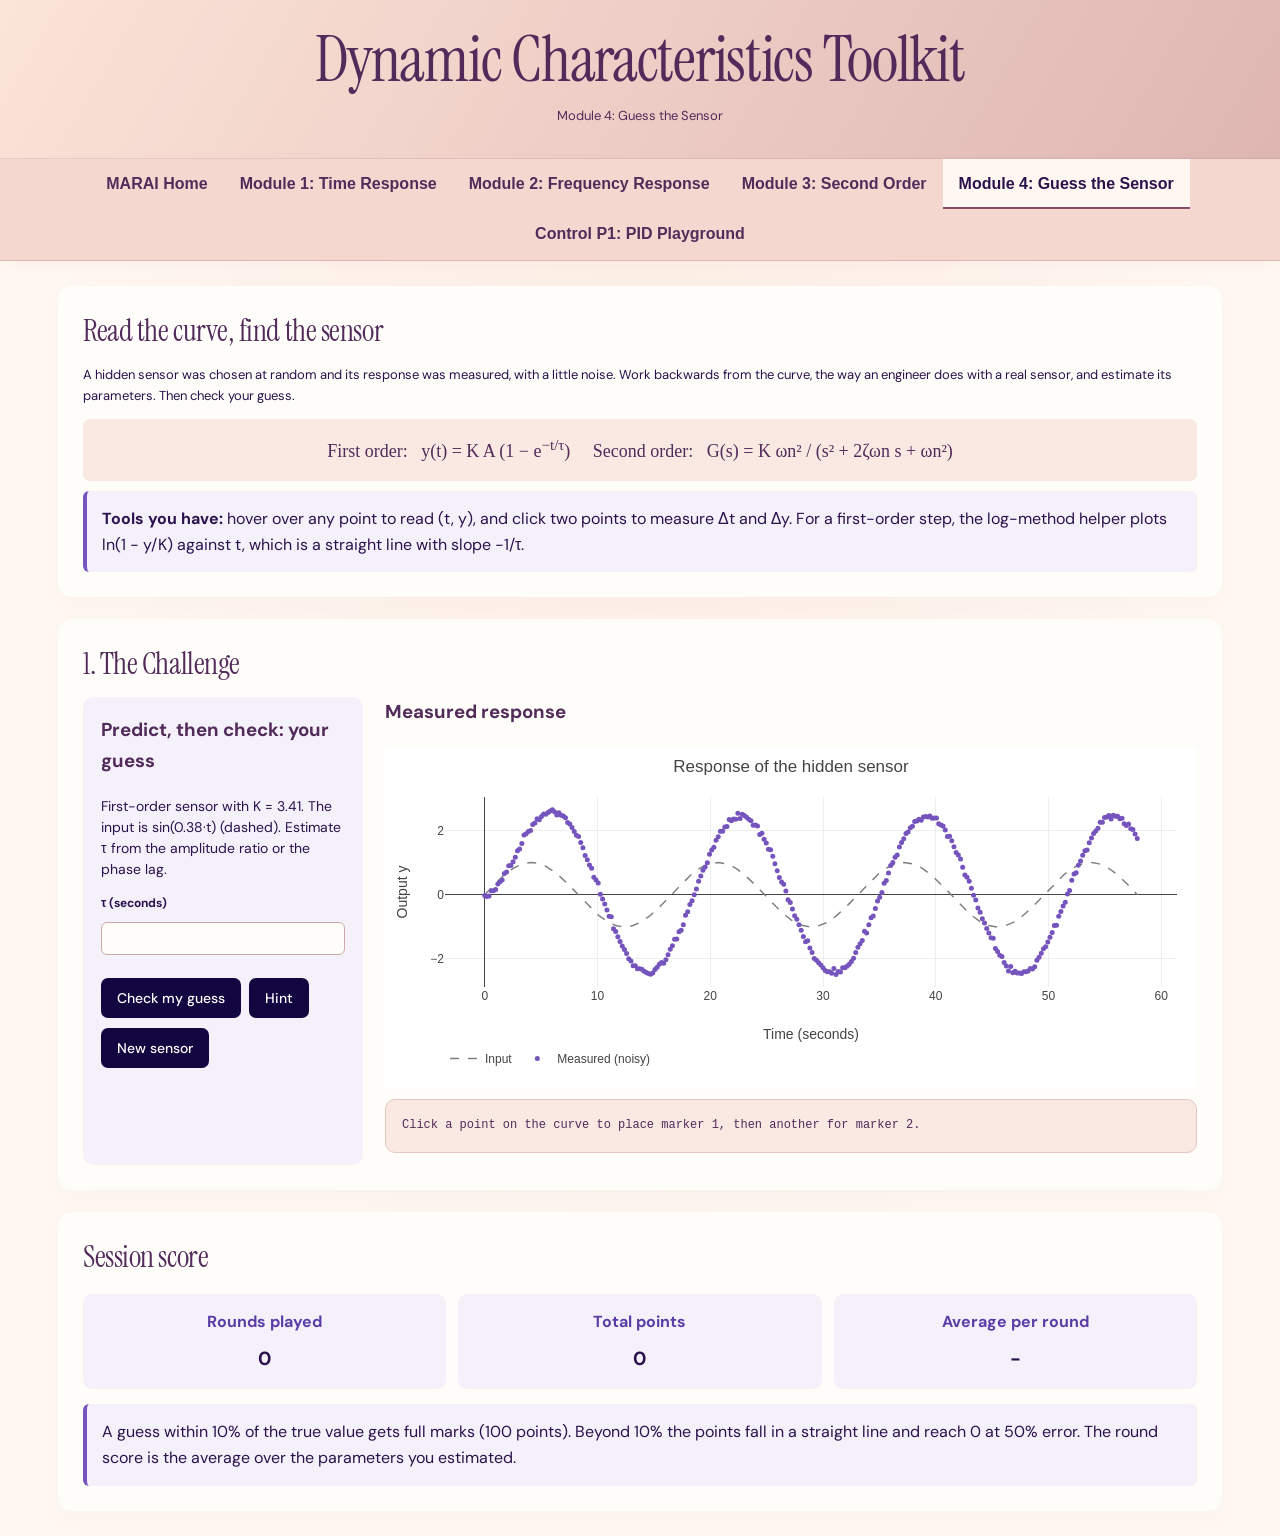
<file: module4.html>
<!DOCTYPE html>
<html lang="en">

<head>
    <meta charset="UTF-8">
    <meta name="viewport" content="width=device-width, initial-scale=1.0">

    <title>Module 4 - Guess the Sensor</title>

    <!-- Plotly library is used to draw the graphs -->
    <script src="https://cdn.plot.ly/plotly-2.35.2.min.js"></script>

    <style>
        * { box-sizing: border-box; }

        body {
            margin: 0;
            font-family: Arial, sans-serif;
            background: #f4f2fa;
            color: #24164d;
        }

        .top {
            background: rgb(19, 5, 64);
            color: white;
            padding: 25px;
            text-align: center;
        }
        .top h1 { margin: 0 0 10px; }
        .top p { margin: 0 0 6px; color: #ded8f2; }

        .page { max-width: 1200px; margin: 25px auto; padding: 0 18px; }

        .module {
            background: white;
            padding: 25px;
            margin-bottom: 22px;
            border-radius: 12px;
            box-shadow: 0 3px 12px rgba(0, 0, 0, 0.07);
        }
        .module h2 { margin-top: 0; color: rgb(19, 5, 64); }

        .layout { display: grid; grid-template-columns: 280px 1fr; gap: 22px; }

        .controls-panel { background: #f4f1fb; padding: 18px; border-radius: 10px; }
        .controls-panel h3, .plots-panel h3 { margin-top: 0; }
        .plots-panel { min-width: 0; }

        .slider-box { margin-bottom: 18px; }
        .slider-box label { display: block; font-weight: bold; margin-bottom: 8px; }
        .slider-box input {
            width: 100%;
            padding: 8px;
            font-size: 15px;
            border: 1px solid #c9bfe8;
            border-radius: 6px;
        }

        .graph { width: 100%; min-height: 340px; margin-bottom: 12px; }

        .results { display: grid; grid-template-columns: repeat(3, 1fr); gap: 12px; margin-top: 18px; }
        .result-box { background: #f4f1fb; padding: 15px; border-radius: 9px; text-align: center; }
        .result-box strong { display: block; margin-bottom: 8px; color: #5b3da8; }
        .result-box span { font-size: 19px; font-weight: bold; }

        .button {
            background: rgb(19, 5, 64);
            color: white;
            border: none;
            padding: 11px 16px;
            border-radius: 7px;
            cursor: pointer;
            margin: 5px 4px 5px 0;
            font-size: 14px;
        }
        .button:hover { background: #50328f; }
        .button:disabled { opacity: 0.4; cursor: default; }

        .info {
            background: #f4f1fb;
            padding: 15px;
            border-left: 4px solid #7654bd;
            border-radius: 6px;
            line-height: 1.6;
        }

        .readout {
            background: #faf9fd;
            padding: 10px;
            border-radius: 7px;
            margin: 6px 0 12px;
            font-family: monospace;
            font-size: 14px;
        }

        .equation {
            background: #faf9fd;
            padding: 12px;
            border-radius: 7px;
            margin: 10px 0;
            font-family: "Times New Roman", serif;
            font-size: 18px;
            text-align: center;
        }

        .table-wrap { overflow-x: auto; }
        table.check { width: 100%; border-collapse: collapse; text-align: center; }
        table.check th, table.check td { border-bottom: 1px solid #ddd6f0; padding: 10px 8px; }
        table.check th { background: #f4f1fb; color: #5b3da8; }

        a { color: #d8cdf7; }

        @media (max-width: 750px) {
            .layout { grid-template-columns: 1fr; }
            .results { grid-template-columns: 1fr; }
            .module { padding: 17px; }
        }
    
        /* navigation bar (same on every page) */
        .site-nav { background: #2a1a66; display: flex; flex-wrap: wrap; justify-content: center; }
        .site-nav a { color: #ded8f2; text-decoration: none; padding: 12px 16px; font-weight: bold; font-family: Arial, sans-serif; }
        .site-nav a:hover { background: #50328f; color: white; }
        .site-nav a.active { background: #f4f2fa; color: rgb(19, 5, 64); }
    </style>
<link href="https://fonts.googleapis.com/css2?family=DM+Sans:wght@400;500;600&family=Instrument+Serif&display=swap" rel="stylesheet"><link rel="stylesheet" href="lab.css"><link rel="stylesheet" href="palette.css"></head>

<body>

    <!-- Page header -->
    <div class="top">
        <h1>Dynamic Characteristics Toolkit</h1>
        <p>Module 4: Guess the Sensor</p>
    </div>

    <!-- Navigation between the modules -->
    <nav class="site-nav">
<a href="index.html">MARAI Home</a>
        <a href="homework1.html">Module 1: Time Response</a>
        <a href="module2.html">Module 2: Frequency Response</a>
        <a href="module3.html">Module 3: Second Order</a>
        <a href="module4.html" class="active">Module 4: Guess the Sensor</a>
        <a href="p1.html">Control P1: PID Playground</a>
    </nav>

    <div class="page">

        <!-- Introduction -->
        <div class="module">
            <h2>Read the curve, find the sensor</h2>

            <p>
                A hidden sensor was chosen at random and its response was measured, with a little noise.
                Work backwards from the curve, the way an engineer does with a real sensor, and estimate
                its parameters. Then check your guess.
            </p>

            <div class="equation">
                First order: &nbsp; y(t) = K A (1 − e<sup>−t/τ</sup>) &nbsp;&nbsp;&nbsp;
                Second order: &nbsp; G(s) = K ωn² / (s² + 2ζωn s + ωn²)
            </div>

            <div class="info">
                <strong>Tools you have:</strong>
                hover over any point to read (t, y), and click two points to measure Δt and Δy.
                For a first-order step, the log-method helper plots ln(1 − y/K) against t,
                which is a straight line with slope −1/τ.
            </div>
        </div>

        <!-- Challenge -->
        <div class="module">
            <h2>1. The Challenge</h2>

            <div class="layout">

                <!-- Controls -->
                <div class="controls-panel">
                    <h3>Predict, then check: your guess</h3>
                    <p id="taskText" style="font-size: 14px; line-height: 1.5;"></p>

                    <div id="inputs"></div>

                    <button class="button" id="submitBtn" onclick="submitGuess()">Check my guess</button>
                    <button class="button" onclick="showHint()">Hint</button>
                    <button class="button" onclick="newSensor()">New sensor</button>

                    <p id="hintText" style="font-style: italic; font-size: 14px;"></p>
                    <p id="msgText" style="font-weight: bold; font-size: 14px;"></p>
                </div>

                <!-- Plots -->
                <div class="plots-panel">
                    <h3>Measured response</h3>
                    <div id="mainGraph" class="graph"></div>
                    <div id="readout" class="readout">Click a point on the curve to place marker 1, then another for marker 2.</div>

                    <div id="logBox">
                        <h3>Log-method helper</h3>
                        <div class="slider-box">
                            <label for="kEstimate">Your estimate of K (final value)</label>
                            <input type="number" id="kEstimate" step="any" placeholder="e.g. 2.5" oninput="drawLogGraph()">
                        </div>
                        <div id="logGraph" class="graph"></div>
                    </div>
                </div>

            </div>
        </div>

        <!-- Reveal -->
        <div class="module" id="resultModule" style="display: none;">
            <h2>2. The Reveal</h2>
            <p>The green line is the true response. The red dashed line is the response of your guess.</p>
            <div class="table-wrap">
                <table class="check">
                    <thead>
                        <tr><th>Parameter</th><th>True value</th><th>Your guess</th><th>Error</th><th>Points</th></tr>
                    </thead>
                    <tbody id="resultTable"></tbody>
                </table>
            </div>
            <div class="results" style="grid-template-columns: 1fr;">
                <div class="result-box">
                    <strong>Round score</strong>
                    <span id="roundScore">-</span>
                </div>
            </div>
        </div>

        <!-- Score -->
        <div class="module">
            <h2>Session score</h2>
            <div class="results">
                <div class="result-box"><strong>Rounds played</strong><span id="roundsResult">0</span></div>
                <div class="result-box"><strong>Total points</strong><span id="totalResult">0</span></div>
                <div class="result-box"><strong>Average per round</strong><span id="avgResult">-</span></div>
            </div>
            <div class="info" style="margin-top: 15px;">
                A guess within 10% of the true value gets full marks (100 points). Beyond 10% the points fall
                in a straight line and reach 0 at 50% error. The round score is the average over the
                parameters you estimated.
            </div>
        </div>

    </div>

    <!-- Connect the JavaScript file -->
    <script src="module4.js"></script>

</body>
</html>
</file>
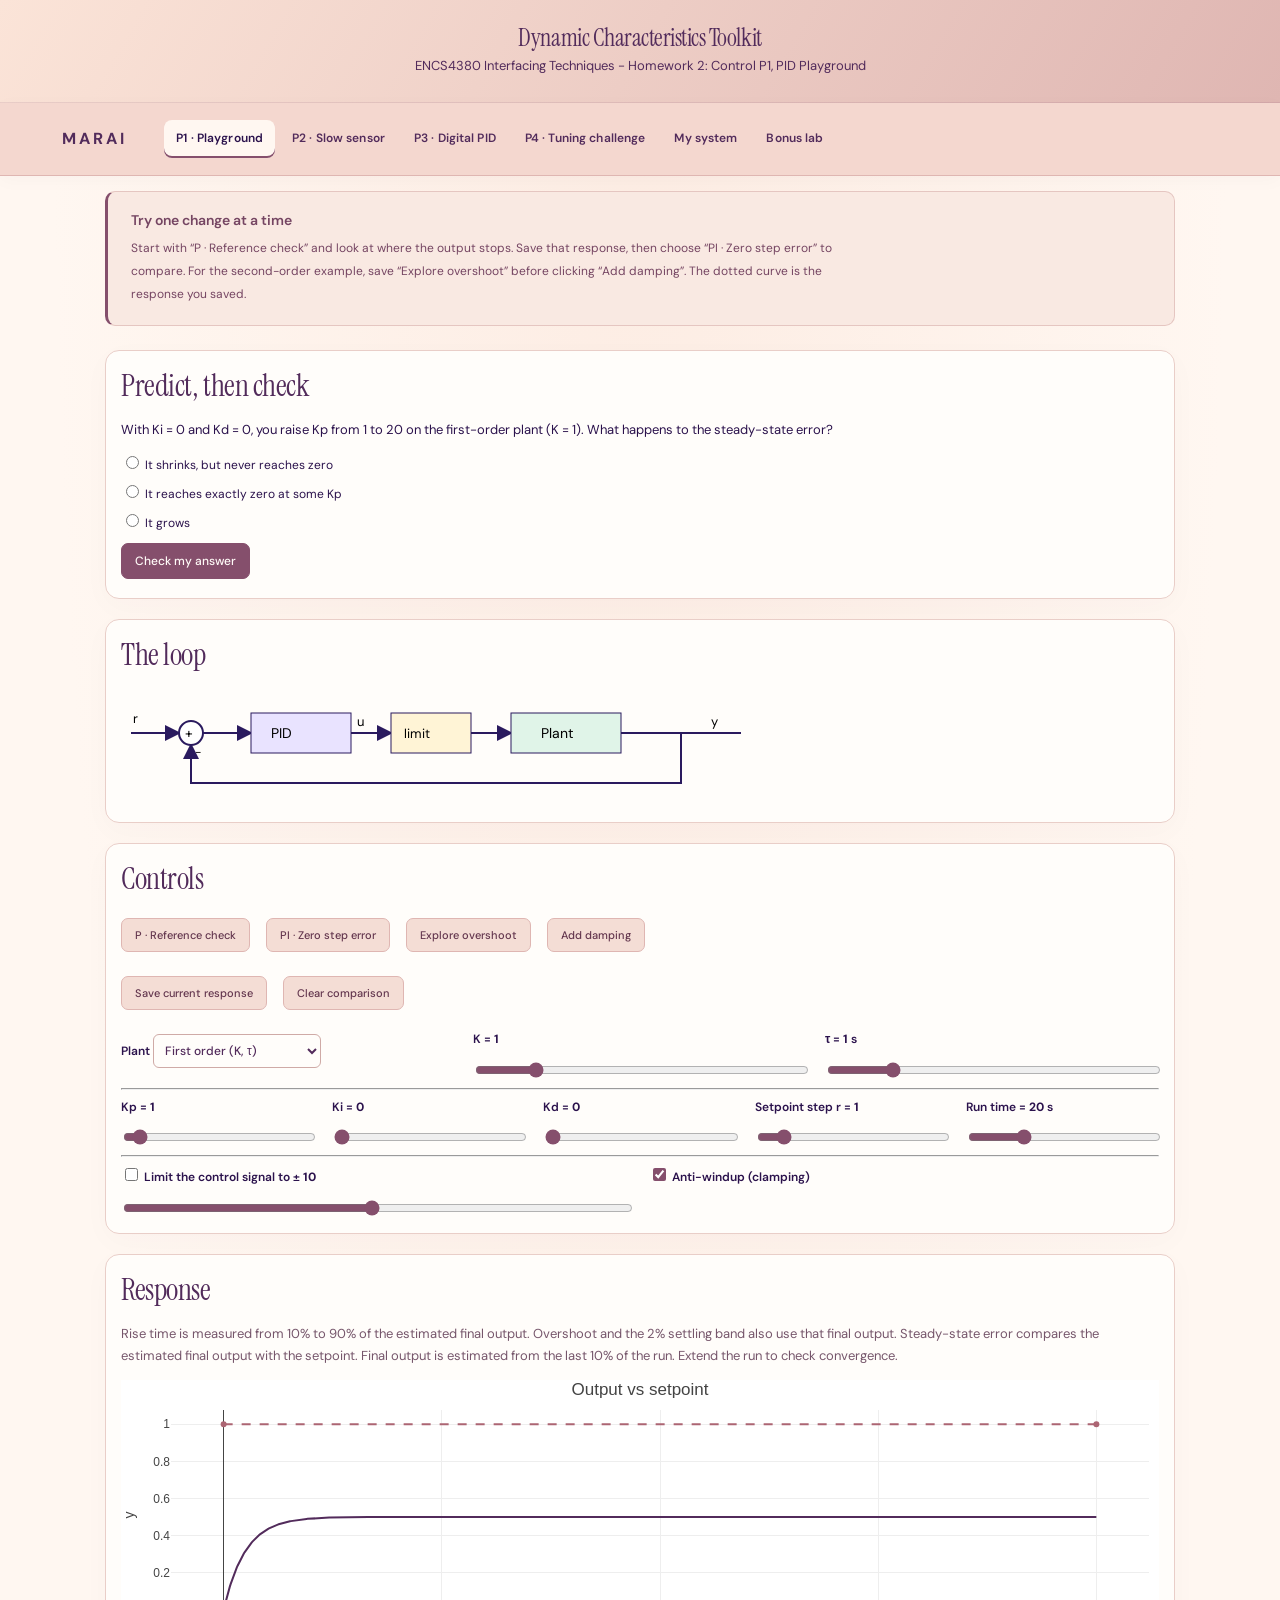
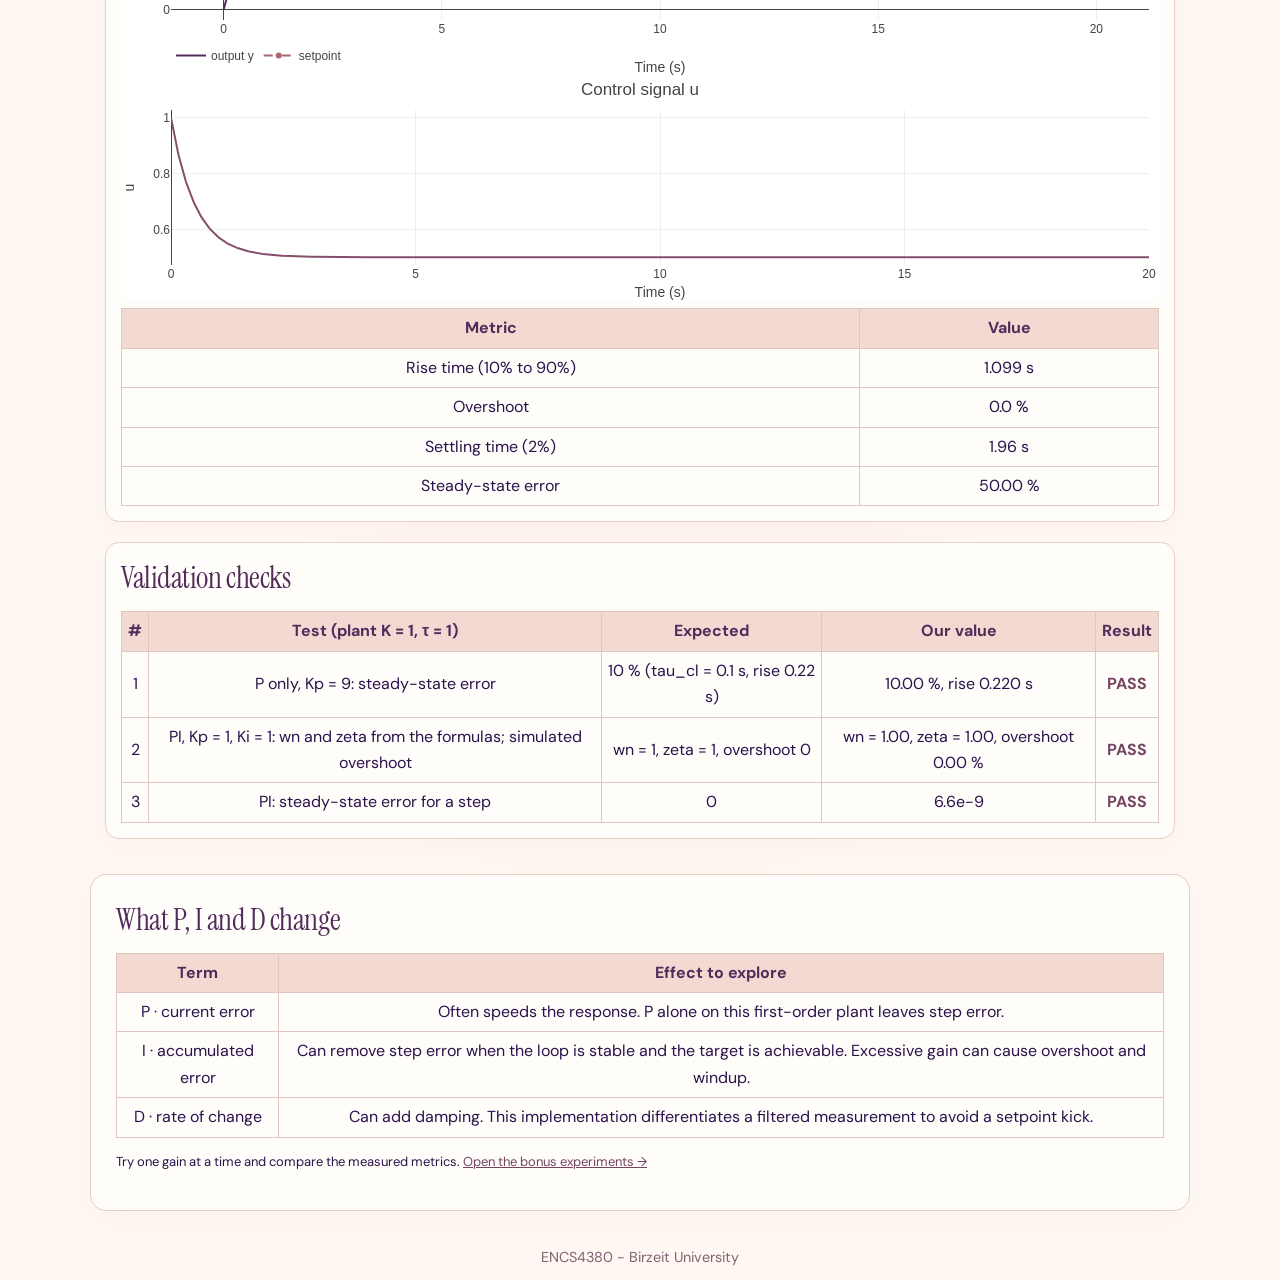
<file: p1.html>
<!DOCTYPE html>
<html lang="en">
<head>
<meta charset="UTF-8">
<meta name="viewport" content="width=device-width, initial-scale=1.0">
<title>Control P1 - PID Playground</title>
<script src="https://cdn.plot.ly/plotly-2.35.2.min.js"></script>
<style>
  body { margin: 0; font-family: Arial, sans-serif; background: #f4f2fa; color: #222; }
  .top { background: rgb(19, 5, 64); color: white; padding: 25px; text-align: center; }
  .top h1 { margin: 0; font-size: 1.5rem; }
  .top p { margin: 4px 0 0 0; }
  .page { max-width: 1100px; margin: 0 auto; padding: 15px; }
  .module { background: white; border: 1px solid #ccc; padding: 15px; margin-bottom: 20px; }
  .module h2 { margin-top: 0; color: rgb(19, 5, 64); }
  .row { display: flex; flex-wrap: wrap; gap: 10px 18px; }
  label { display: block; font-size: 14px; min-width: 150px; flex: 1; font-weight: bold; }
  input[type=range] { width: 100%; }
  select, button { font-size: 1rem; padding: 4px 8px; margin-top: 5px; cursor: pointer; }
  table { width: 100%; border-collapse: collapse; margin-top: 8px; }
  th, td { border: 1px solid #ccc; padding: 6px; text-align: center; }
  th { background: #e6e6e6; }
  .pass { color: green; font-weight: bold; }
  .fail { color: red; font-weight: bold; }
  #warn { color: red; font-weight: bold; }
  .predict label { font-weight: normal; margin: 6px 0; cursor: pointer; }
  .module > svg { max-width: 100%; height: auto; }
  footer { text-align: center; padding: 10px; color: #666; font-size: 0.9rem; }
  .site-nav { background: #2a1a66; display: flex; flex-wrap: wrap; justify-content: center; }
  .site-nav a { color: #ded8f2; text-decoration: none; padding: 12px 16px; font-weight: bold; font-family: Arial, sans-serif; }
  .site-nav a:hover { background: #50328f; color: white; }
  .site-nav a.active { background: #f4f2fa; color: rgb(19, 5, 64); }
</style>
<link rel="preconnect" href="https://fonts.googleapis.com"><link href="https://fonts.googleapis.com/css2?family=DM+Sans:wght@400;500;600;700&family=Instrument+Serif:ital@0;1&display=swap" rel="stylesheet"><link rel="stylesheet" href="lab.css"><link rel="stylesheet" href="palette.css"></head>
<body>

<div class="top">
  <h1>Dynamic Characteristics Toolkit</h1>
  <p>ENCS4380 Interfacing Techniques - Homework 2: Control P1, PID Playground</p>
</div>

<nav class="lab-nav"><a href="index.html">MARAI</a><a href="p1.html" aria-current="page">P1 · Playground</a><a href="p2.html" >P2 · Slow sensor</a><a href="p3.html" >P3 · Digital PID</a><a href="p4.html" >P4 · Tuning challenge</a><a href="system.html" >My system</a><a href="bonus.html" >Bonus lab</a></nav>

<div class="page"><aside class="experiment-guide"><h2>Try one change at a time</h2><p>Start with “P · Reference check” and look at where the output stops. Save that response, then choose “PI · Zero step error” to compare. For the second-order example, save “Explore overshoot” before clicking “Add damping”. The dotted curve is the response you saved.</p></aside>


<div class="module predict"><h2>Predict, then check</h2>
<p>With Ki = 0 and Kd = 0, you raise Kp from 1 to 20 on the first-order plant (K = 1). What happens to the steady-state error?</p>
<label><input type="radio" name="q" value="a"> It shrinks, but never reaches zero</label>
<label><input type="radio" name="q" value="b"> It reaches exactly zero at some Kp</label>
<label><input type="radio" name="q" value="c"> It grows</label>
<button id="chk">Check my answer</button> <span id="qres"></span></div>

<div class="module"><h2>The loop</h2>
<svg viewBox="0 0 640 110" width="640" role="img" aria-label="Block diagram: setpoint r, summing junction, PID, limit, plant, output y, feedback">
 <defs><marker id="ar" markerWidth="8" markerHeight="8" refX="7" refY="4" orient="auto"><path d="M0,0L8,4L0,8z" fill="#2a1a5e"/></marker></defs>
 <g stroke="#2a1a5e" fill="none" stroke-width="2" marker-end="url(#ar)">
  <line x1="10" y1="45" x2="58" y2="45"/><line x1="82" y1="45" x2="130" y2="45"/>
  <line x1="230" y1="45" x2="270" y2="45"/><line x1="350" y1="45" x2="390" y2="45"/>
  <line x1="500" y1="45" x2="620" y2="45" marker-end="none"/>
  <path d="M560,45 V95 H70 V57" />
 </g>
 <circle cx="70" cy="45" r="12" fill="#fff" stroke="#2a1a5e" stroke-width="2"/><text x="64" y="50" font-size="14">+</text><text x="74" y="68" font-size="12">-</text>
 <rect x="130" y="25" width="100" height="40" fill="#e9e3ff" stroke="#2a1a5e"/><text x="150" y="50" font-size="14">PID</text>
 <rect x="270" y="25" width="80" height="40" fill="#fff4d6" stroke="#2a1a5e"/><text x="283" y="50" font-size="13">limit</text>
 <rect x="390" y="25" width="110" height="40" fill="#e0f4e8" stroke="#2a1a5e"/><text x="420" y="50" font-size="14">Plant</text>
 <text x="12" y="35" font-size="13">r</text><text x="236" y="38" font-size="13">u</text><text x="590" y="38" font-size="13">y</text>
</svg></div>

<div class="module"><h2>Controls</h2><div class="preset-bar"><button id="presetP" type="button">P · Reference check</button><button id="presetPI" type="button">PI · Zero step error</button><button id="presetOscillation" type="button">Explore overshoot</button><button id="presetDamping" type="button">Add damping</button></div><div class="preset-bar"><button id="saveComparison" type="button">Save current response</button><button id="clearComparison" type="button">Clear comparison</button><span id="comparisonStatus" role="status"></span></div>
<div class="row">
 <label>Plant <select id="ptype"><option value="1">First order (K, &tau;)</option><option value="2">Second order (K, &omega;n, &zeta;)</option></select></label>
 <label id="g1a">K = <b id="o_K1"></b><input type="range" id="K1" min="0.2" max="5" step="0.1" value="1"></label>
 <label id="g1b">&tau; = <b id="o_tau"></b> s<input type="range" id="tau" min="0.1" max="5" step="0.1" value="1"></label>
 <label id="g2a" style="display:none">K = <b id="o_K2"></b><input type="range" id="K2" min="0.2" max="5" step="0.1" value="1"></label>
 <label id="g2b" style="display:none">&omega;n = <b id="o_wn"></b> rad/s<input type="range" id="wn" min="0.5" max="5" step="0.1" value="1"></label>
 <label id="g2c" style="display:none">&zeta; = <b id="o_zeta"></b><input type="range" id="zeta" min="0.1" max="2" step="0.05" value="0.5"></label>
</div><hr>
<div class="row">
 <label>Kp = <b id="o_Kp"></b><input type="range" id="Kp" min="0" max="20" step="0.1" value="1"></label>
 <label>Ki = <b id="o_Ki"></b><input type="range" id="Ki" min="0" max="10" step="0.1" value="0"></label>
 <label>Kd = <b id="o_Kd"></b><input type="range" id="Kd" min="0" max="5" step="0.05" value="0"></label>
 <label>Setpoint step r = <b id="o_r"></b><input type="range" id="r" min="0.5" max="5" step="0.5" value="1"></label>
 <label>Run time = <b id="o_T"></b> s<input type="range" id="T" min="5" max="60" step="5" value="20"></label>
</div><hr>
<div class="row">
 <label><input type="checkbox" id="lim"> Limit the control signal to &plusmn; <b id="o_umax"></b><input type="range" id="umax" min="0.5" max="20" step="0.5" value="10"></label>
 <label><input type="checkbox" id="aw" checked> Anti-windup (clamping)</label>
</div></div>

<div class="module"><h2>Response</h2>
<p class="small">Rise time is measured from 10% to 90% of the estimated final output. Overshoot and the 2% settling band also use that final output. Steady-state error compares the estimated final output with the setpoint. Final output is estimated from the last 10% of the run. Extend the run to check convergence.</p><p id="warn"></p>
<div id="plotY" style="height:300px"></div><div id="plotU" style="height:220px"></div>
<table><tr><th>Metric</th><th>Value</th></tr>
<tr><td>Rise time (10% to 90%)</td><td id="m_rise"></td></tr>
<tr><td>Overshoot</td><td id="m_os"></td></tr>
<tr><td>Settling time (2%)</td><td id="m_set"></td></tr>
<tr><td>Steady-state error</td><td id="m_ess"></td></tr></table></div>

<div class="module"><h2>Validation checks</h2>
<table id="vt"><tr><th>#</th><th>Test (plant K = 1, &tau; = 1)</th><th>Expected</th><th>Our value</th><th>Result</th></tr></table></div>


</div>

<section class="panel" style="max-width:1100px;margin:0 auto 25px"><h2>What P, I and D change</h2><table><tr><th>Term</th><th>Effect to explore</th></tr><tr><td>P · current error</td><td>Often speeds the response. P alone on this first-order plant leaves step error.</td></tr><tr><td>I · accumulated error</td><td>Can remove step error when the loop is stable and the target is achievable. Excessive gain can cause overshoot and windup.</td></tr><tr><td>D · rate of change</td><td>Can add damping. This implementation differentiates a filtered measurement to avoid a setpoint kick.</td></tr></table><p>Try one gain at a time and compare the measured metrics. <a href="bonus.html">Open the bonus experiments →</a></p></section><footer>ENCS4380 - Birzeit University</footer>

<script src="sim.js"></script>
<script src="metrics.js"></script>
<script src="p1.js"></script>
</body>
</html>
</file>
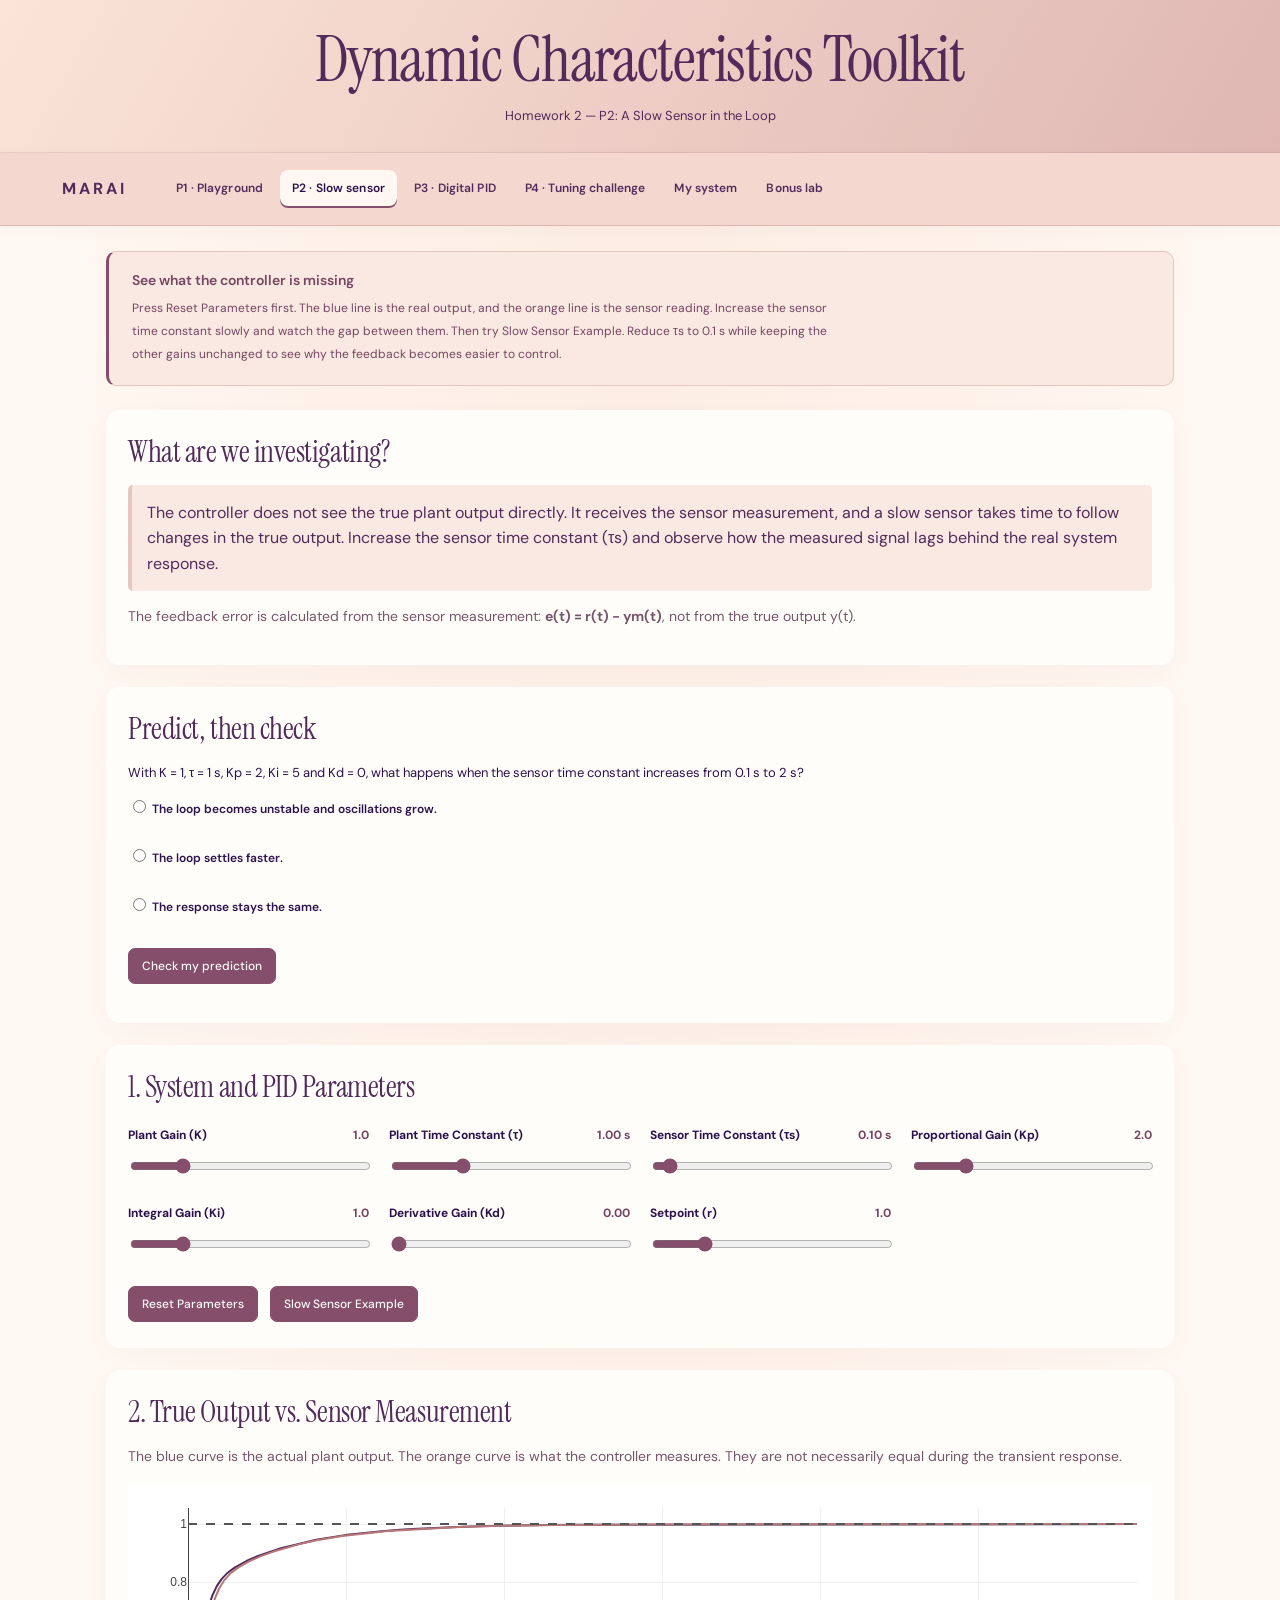
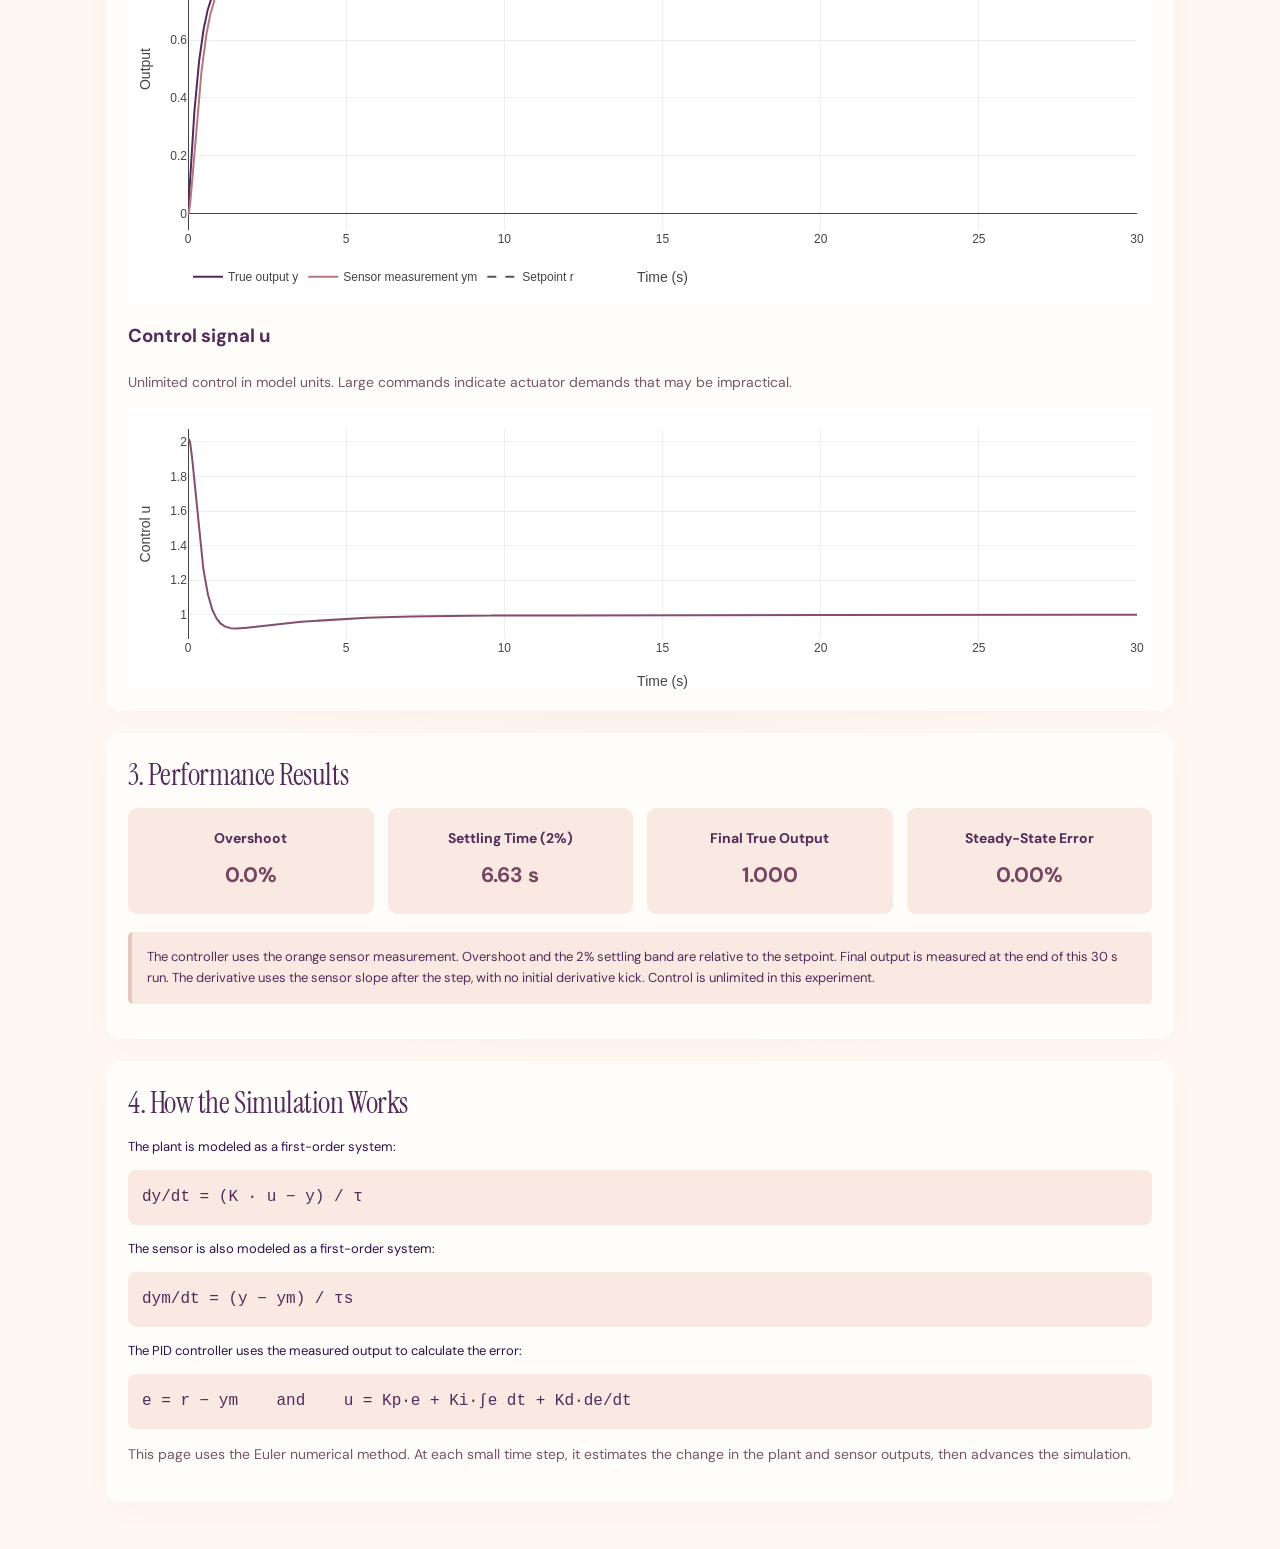
<file: p2.html>
<!DOCTYPE html>
<html lang="en">
<head>
    <meta charset="UTF-8">
    <meta name="viewport" content="width=device-width, initial-scale=1.0">
    <title>P2 - A Slow Sensor in the Loop</title>
    <script src="https://cdn.plot.ly/plotly-2.35.2.min.js"></script>
    <style>
        * { box-sizing: border-box; }
        body {
            font-family: Arial, sans-serif;
            margin: 0;
            background: #f4f6fb;
            color: #222;
        }
        .top {
            background: rgb(19, 5, 64);
            color: white;
            padding: 25px 16px;
            text-align: center;
        }
        .top h1 { margin: 0 0 10px; color: white; }
        .top p { margin: 0; color: #ded8f2; }
        .site-nav {
            background: #2a1a66;
            display: flex;
            flex-wrap: wrap;
            justify-content: center;
        }
        .site-nav a {
            color: #ded8f2;
            text-decoration: none;
            padding: 12px 16px;
            font-weight: bold;
        }
        .site-nav a:hover { background: #50328f; color: white; }
        .site-nav a.active { background: #f4f2fa; color: rgb(19, 5, 64); }
        .container { max-width: 1100px; margin: auto; padding: 25px 16px; }
        .section {
            background: white;
            padding: 22px;
            margin-bottom: 22px;
            border-radius: 12px;
            box-shadow: 0 2px 8px rgba(0,0,0,0.08);
        }
        h1, h2 { color: #25205c; }
        .section h2 { margin-top: 0; }
        .intro, .note {
            background: #f0efff;
            border-left: 4px solid #5146a5;
            padding: 15px;
            border-radius: 5px;
            line-height: 1.6;
        }
        .controls {
            display: grid;
            grid-template-columns: repeat(auto-fit, minmax(230px, 1fr));
            gap: 18px;
        }
        .control { margin-bottom: 8px; }
        .control label { display: flex; justify-content: space-between; gap: 8px; font-weight: bold; margin-bottom: 8px; }
        input[type="range"] { width: 100%; accent-color: #5146a5; }
        .value { color: #5146a5; white-space: nowrap; }
        .results {
            display: grid;
            grid-template-columns: repeat(auto-fit, minmax(165px, 1fr));
            gap: 14px;
        }
        .result-card {
            background: #f0efff;
            padding: 14px;
            border-radius: 9px;
            text-align: center;
        }
        .result-card h3 { margin: 5px 0; font-size: 14px; }
        .result-card p { font-size: 21px; font-weight: bold; color: #5146a5; margin: 8px 0; }
        button {
            background: #5146a5; color: white; border: none;
            padding: 11px 18px; border-radius: 7px; cursor: pointer;
            margin: 5px; font-size: 14px;
        }
        button:hover { background: #393078; }
        .equation {
            background: #faf9ff; padding: 12px; border-radius: 8px;
            overflow-x: auto; font-family: "Courier New", monospace;
        }
        .small { color: #555; font-size: 14px; line-height: 1.5; }
        @media (max-width: 600px) {
            .container { padding: 16px 12px; }
            .section { padding: 15px; }
            .top { padding: 20px 12px; }
        }
    </style>
<link rel="preconnect" href="https://fonts.googleapis.com"><link href="https://fonts.googleapis.com/css2?family=DM+Sans:wght@400;500;600;700&family=Instrument+Serif:ital@0;1&display=swap" rel="stylesheet"><link rel="stylesheet" href="lab.css"><link rel="stylesheet" href="palette.css"></head>
<body>
    <header class="top">
        <h1>Dynamic Characteristics Toolkit</h1>
        <p>Homework 2 — P2: A Slow Sensor in the Loop</p>
    </header>

    <nav class="lab-nav"><a href="index.html">MARAI</a><a href="p1.html" >P1 · Playground</a><a href="p2.html" aria-current="page">P2 · Slow sensor</a><a href="p3.html" >P3 · Digital PID</a><a href="p4.html" >P4 · Tuning challenge</a><a href="system.html" >My system</a><a href="bonus.html" >Bonus lab</a></nav>

    <main class="container"><aside class="experiment-guide"><h2>See what the controller is missing</h2><p>Press Reset Parameters first. The blue line is the real output, and the orange line is the sensor reading. Increase the sensor time constant slowly and watch the gap between them. Then try Slow Sensor Example. Reduce τs to 0.1 s while keeping the other gains unchanged to see why the feedback becomes easier to control.</p></aside>
        <section class="section">
            <h2>What are we investigating?</h2>
            <div class="intro">
                The controller does not see the true plant output directly. It receives the sensor
                measurement, and a slow sensor takes time to follow changes in the true output.
                Increase the sensor time constant (τs) and observe how the measured signal lags
                behind the real system response.
            </div>
            <p class="small">
                The feedback error is calculated from the sensor measurement:
                <strong>e(t) = r(t) − ym(t)</strong>, not from the true output y(t).
            </p>
        </section>

        <section class="section" aria-labelledby="predictionTitle">
            <h2 id="predictionTitle">Predict, then check</h2>
            <p>With K = 1, τ = 1 s, Kp = 2, Ki = 5 and Kd = 0, what happens when the sensor time constant increases from 0.1 s to 2 s?</p>
            <label><input type="radio" name="sensorPrediction" value="unstable"> The loop becomes unstable and oscillations grow.</label><br>
            <label><input type="radio" name="sensorPrediction" value="faster"> The loop settles faster.</label><br>
            <label><input type="radio" name="sensorPrediction" value="same"> The response stays the same.</label><br>
            <button id="checkPrediction" type="button">Check my prediction</button>
            <p id="predictionFeedback" role="status" aria-live="polite"></p>
        </section>

        <section class="section">
            <h2>1. System and PID Parameters</h2>
            <div class="controls">
                <div class="control">
                    <label for="kSlider">Plant Gain (K) <span class="value" id="kValue">1.0</span></label>
                    <input type="range" id="kSlider" min="0.5" max="3" step="0.1" value="1">
                </div>
                <div class="control">
                    <label for="tauSlider">Plant Time Constant (τ) <span class="value" id="tauValue">1.00 s</span></label>
                    <input type="range" id="tauSlider" min="0.2" max="3" step="0.1" value="1">
                </div>
                <div class="control">
                    <label for="tauSSlider">Sensor Time Constant (τs) <span class="value" id="tauSValue">0.10 s</span></label>
                    <input type="range" id="tauSSlider" min="0.01" max="2" step="0.01" value="0.1">
                </div>
                <div class="control">
                    <label for="kpSlider">Proportional Gain (Kp) <span class="value" id="kpValue">2.0</span></label>
                    <input type="range" id="kpSlider" min="0" max="10" step="0.1" value="2">
                </div>
                <div class="control">
                    <label for="kiSlider">Integral Gain (Ki) <span class="value" id="kiValue">1.0</span></label>
                    <input type="range" id="kiSlider" min="0" max="5" step="0.1" value="1">
                </div>
                <div class="control">
                    <label for="kdSlider">Derivative Gain (Kd) <span class="value" id="kdValue">0.0</span></label>
                    <input type="range" id="kdSlider" min="0" max="3" step="0.05" value="0">
                </div>
                <div class="control">
                    <label for="setpointSlider">Setpoint (r) <span class="value" id="setpointValue">1.0</span></label>
                    <input type="range" id="setpointSlider" min="0.5" max="3" step="0.1" value="1">
                </div>
            </div>
            <button id="resetButton" type="button">Reset Parameters</button>
            <button id="exampleButton" type="button">Slow Sensor Example</button>
        </section>

        <section class="section">
            <h2>2. True Output vs. Sensor Measurement</h2>
            <p class="small">
                The blue curve is the actual plant output. The orange curve is what the controller
                measures. They are not necessarily equal during the transient response.
            </p>
            <div id="responseGraph" style="width:100%; height:420px;"></div><h3>Control signal u</h3><p class="small">Unlimited control in model units. Large commands indicate actuator demands that may be impractical.</p><div id="sensorCommand" style="width:100%;height:280px"></div>
        </section>

        <section class="section">
            <h2>3. Performance Results</h2>
            <div class="results">
                <div class="result-card"><h3>Overshoot</h3><p id="overshootResult">—</p></div>
                <div class="result-card"><h3>Settling Time (2%)</h3><p id="settlingResult">—</p></div>
                <div class="result-card"><h3>Final True Output</h3><p id="finalTrueResult">—</p></div>
                <div class="result-card"><h3>Steady-State Error</h3><p id="steadyErrorResult">—</p></div>
            </div>
            <p id="behaviorNote" class="note" style="margin-top:18px;">
                Change τs and compare the true output with the sensor measurement.
            </p>
        </section>

        <section class="section">
            <h2>4. How the Simulation Works</h2>
            <p>The plant is modeled as a first-order system:</p>
            <div class="equation">dy/dt = (K · u − y) / τ</div>
            <p>The sensor is also modeled as a first-order system:</p>
            <div class="equation">dym/dt = (y − ym) / τs</div>
            <p>The PID controller uses the measured output to calculate the error:</p>
            <div class="equation">e = r − ym &nbsp;&nbsp; and &nbsp;&nbsp; u = Kp·e + Ki·∫e dt + Kd·de/dt</div>
            <p class="small">
                This page uses the Euler numerical method. At each small time step, it estimates
                the change in the plant and sensor outputs, then advances the simulation.
            </p>
        </section>
    </main>

    <script src="p2.js"></script>
</body>
</html>
</file>
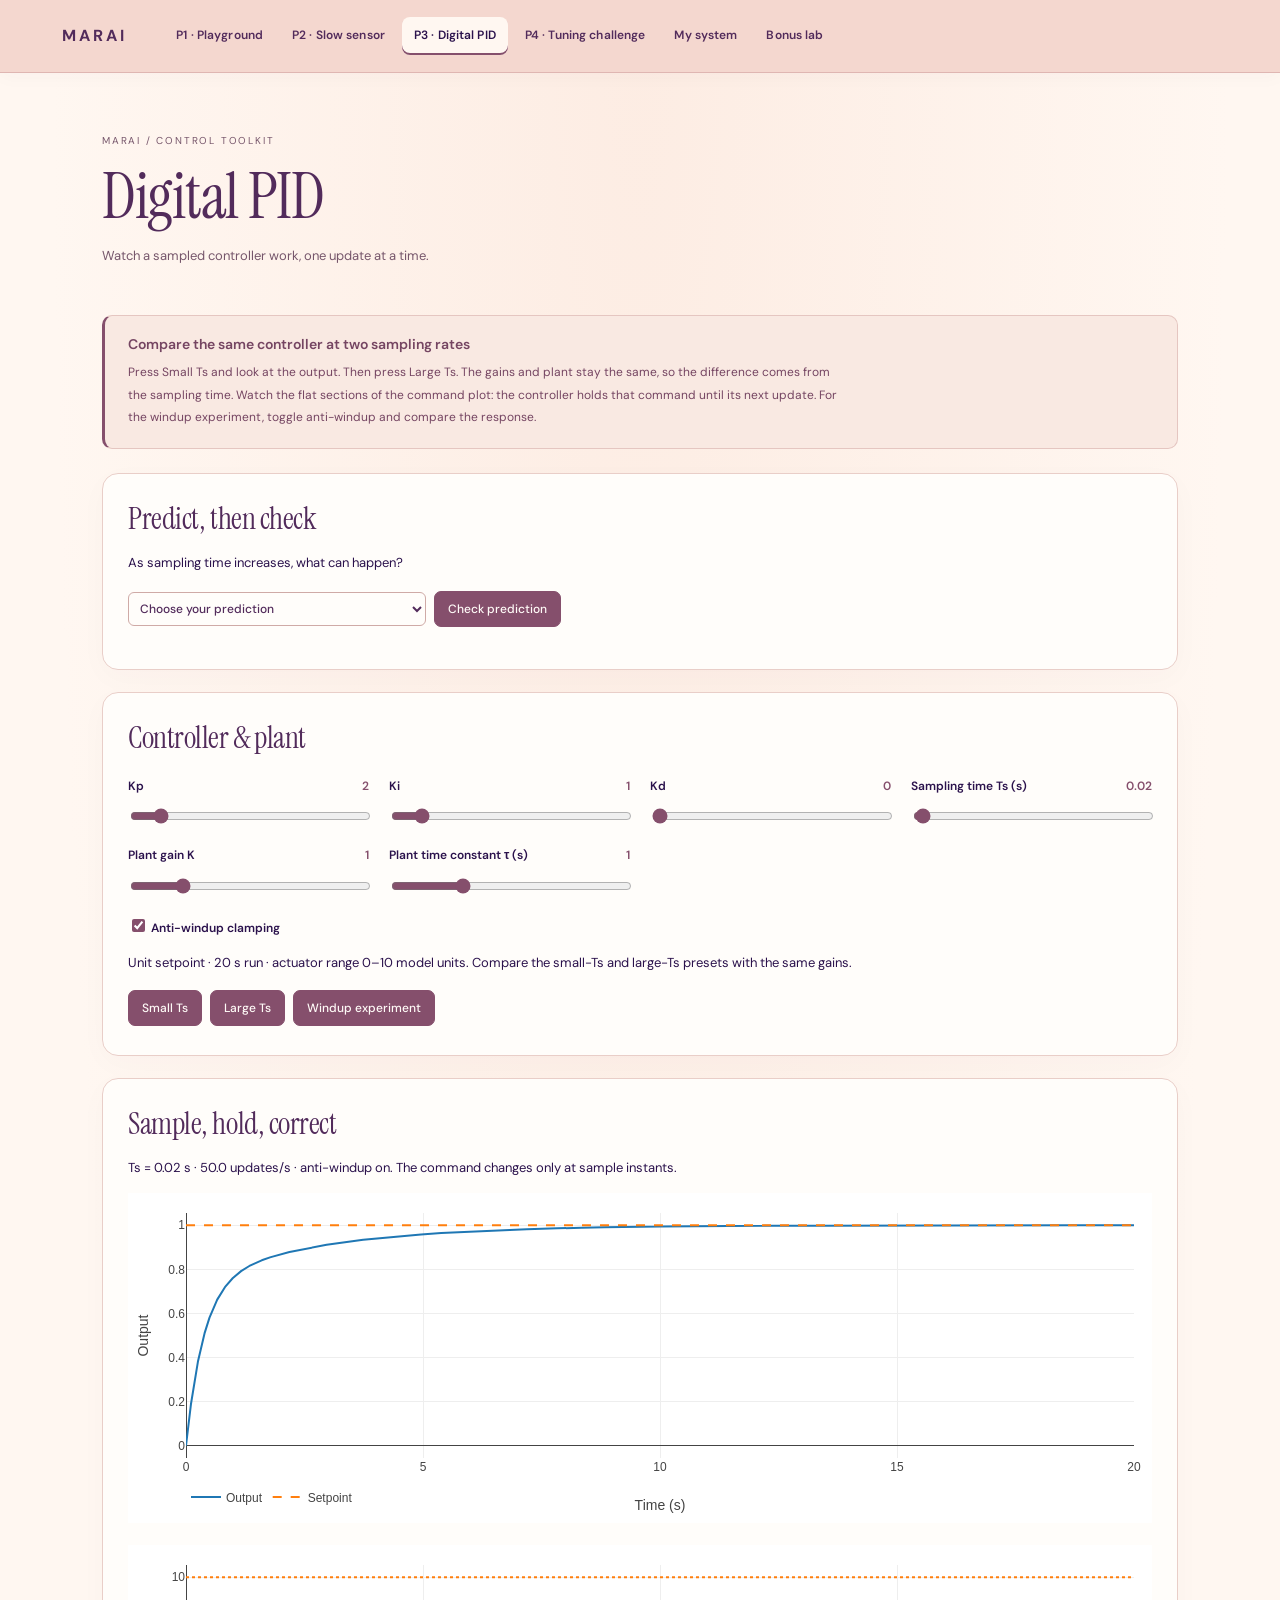
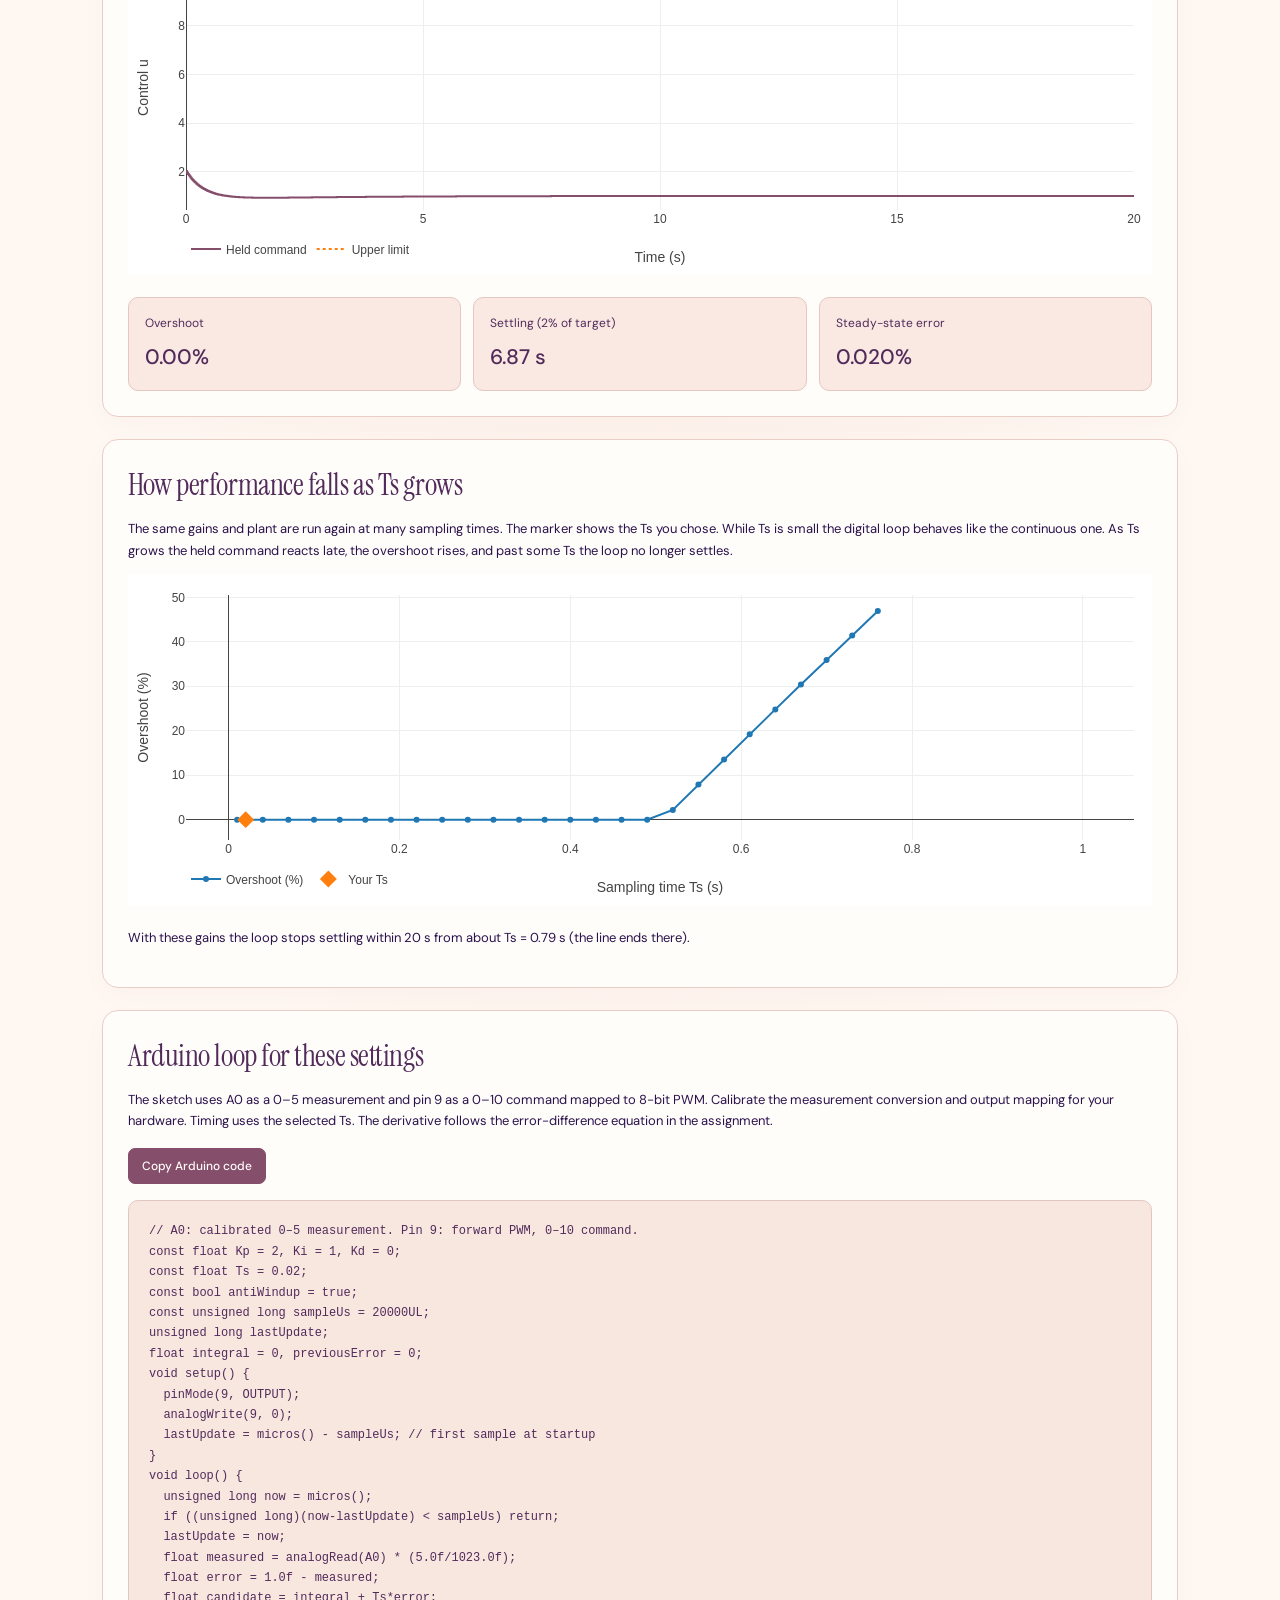
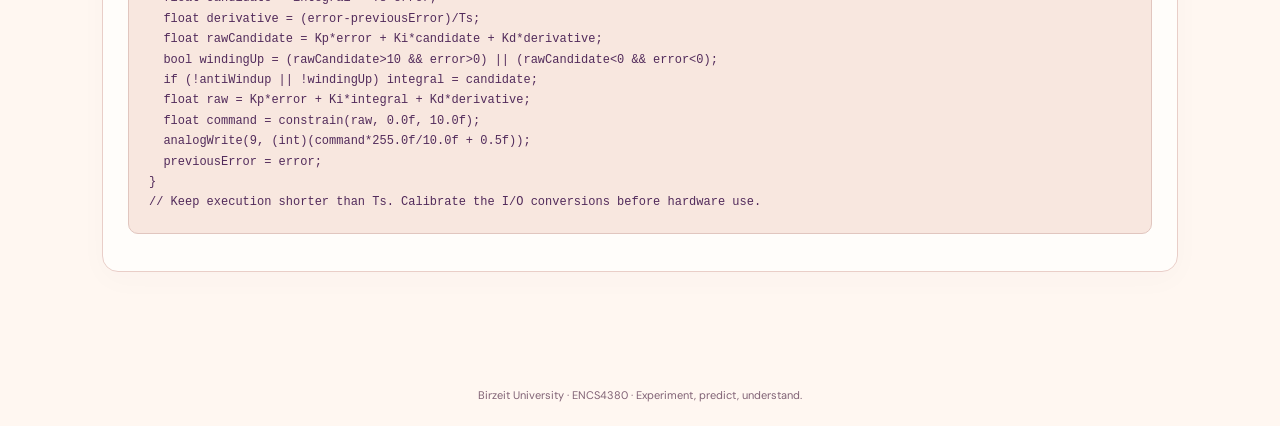
<file: p3.html>
<!doctype html><html lang="en"><head><meta charset="utf-8"><meta name="viewport" content="width=device-width,initial-scale=1"><title>MARAI · Digital PID</title><link rel="preconnect" href="https://fonts.googleapis.com"><link href="https://fonts.googleapis.com/css2?family=DM+Sans:wght@400;500;600;700&family=Instrument+Serif:ital@0;1&display=swap" rel="stylesheet"><link rel="stylesheet" href="lab.css"><script defer src="https://cdn.plot.ly/plotly-2.35.2.min.js"></script><script defer src="sim.js"></script><script defer src="lab.js"></script><script defer src="digital.js"></script><script defer src="p3.js"></script><link rel="stylesheet" href="palette.css"></head><body><nav class="lab-nav"><a href="index.html">MARAI</a><a href="p1.html" >P1 · Playground</a><a href="p2.html" >P2 · Slow sensor</a><a href="p3.html" aria-current="page">P3 · Digital PID</a><a href="p4.html" >P4 · Tuning challenge</a><a href="system.html" >My system</a><a href="bonus.html" >Bonus lab</a></nav><main class="lab"><header class="lab-title"><p class="eyebrow">MARAI / CONTROL TOOLKIT</p><h1>Digital PID</h1><p>Watch a sampled controller work, one update at a time.</p></header><aside class="experiment-guide"><h2>Compare the same controller at two sampling rates</h2><p>Press Small Ts and look at the output. Then press Large Ts. The gains and plant stay the same, so the difference comes from the sampling time. Watch the flat sections of the command plot: the controller holds that command until its next update. For the windup experiment, toggle anti-windup and compare the response.</p></aside><section class="panel"><h2>Predict, then check</h2><p>As sampling time increases, what can happen?</p><select id="prediction"><option value="">Choose your prediction</option><option value="a">Tracking can deteriorate or become unstable.</option><option value="b">The response stays exactly the same.</option></select><button id="check">Check prediction</button><p id="predictionResult" role="status" data-explanation="The command is held between updates. Delayed corrections can create oscillation."></p></section><section class="panel"><h2>Controller & plant</h2><div class="controls"><label>Kp<output id="kpValue"></output><input id="kp" type="range" min="0" max="20" step="0.1" value="2"></label><label>Ki<output id="kiValue"></output><input id="ki" type="range" min="0" max="10" step="0.1" value="1"></label><label>Kd<output id="kdValue"></output><input id="kd" type="range" min="0" max="4" step="0.05" value="0"></label><label>Sampling time Ts (s)<output id="tsValue"></output><input id="ts" type="range" min="0.01" max="1" step="0.01" value="0.02"></label><label>Plant gain K<output id="KValue"></output><input id="K" type="range" min="0.5" max="3" step="0.1" value="1"></label><label>Plant time constant τ (s)<output id="tauValue"></output><input id="tau" type="range" min="0.2" max="3" step="0.1" value="1"></label></div><label><input id="aw" type="checkbox" checked> Anti-windup clamping</label><p>Unit setpoint · 20 s run · actuator range 0–10 model units. Compare the small-Ts and large-Ts presets with the same gains.</p><button id="fast">Small Ts</button><button id="slow">Large Ts</button><button id="windup">Windup experiment</button></section><section class="panel"><h2>Sample, hold, correct</h2><p id="status" role="status"></p><div id="outputPlot" class="plot"></div><div id="commandPlot" class="plot"></div><div id="results" class="readouts"></div></section>
<section class="panel"><h2>How performance falls as Ts grows</h2><p>The same gains and plant are run again at many sampling times. The marker shows the Ts you chose. While Ts is small the digital loop behaves like the continuous one. As Ts grows the held command reacts late, the overshoot rises, and past some Ts the loop no longer settles.</p><div id="sweepPlot" class="plot"></div><p id="sweepNote" role="status"></p></section><section class="panel"><h2>Arduino loop for these settings</h2><p>The sketch uses A0 as a 0–5 measurement and pin 9 as a 0–10 command mapped to 8-bit PWM. Calibrate the measurement conversion and output mapping for your hardware. Timing uses the selected Ts. The derivative follows the error-difference equation in the assignment.</p><button id="copy">Copy Arduino code</button><span id="copyStatus" role="status"></span><pre><code id="arduino"></code></pre></section></main><footer class="lab-footer">Birzeit University · ENCS4380 · Experiment, predict, understand.</footer></body></html>
</file>
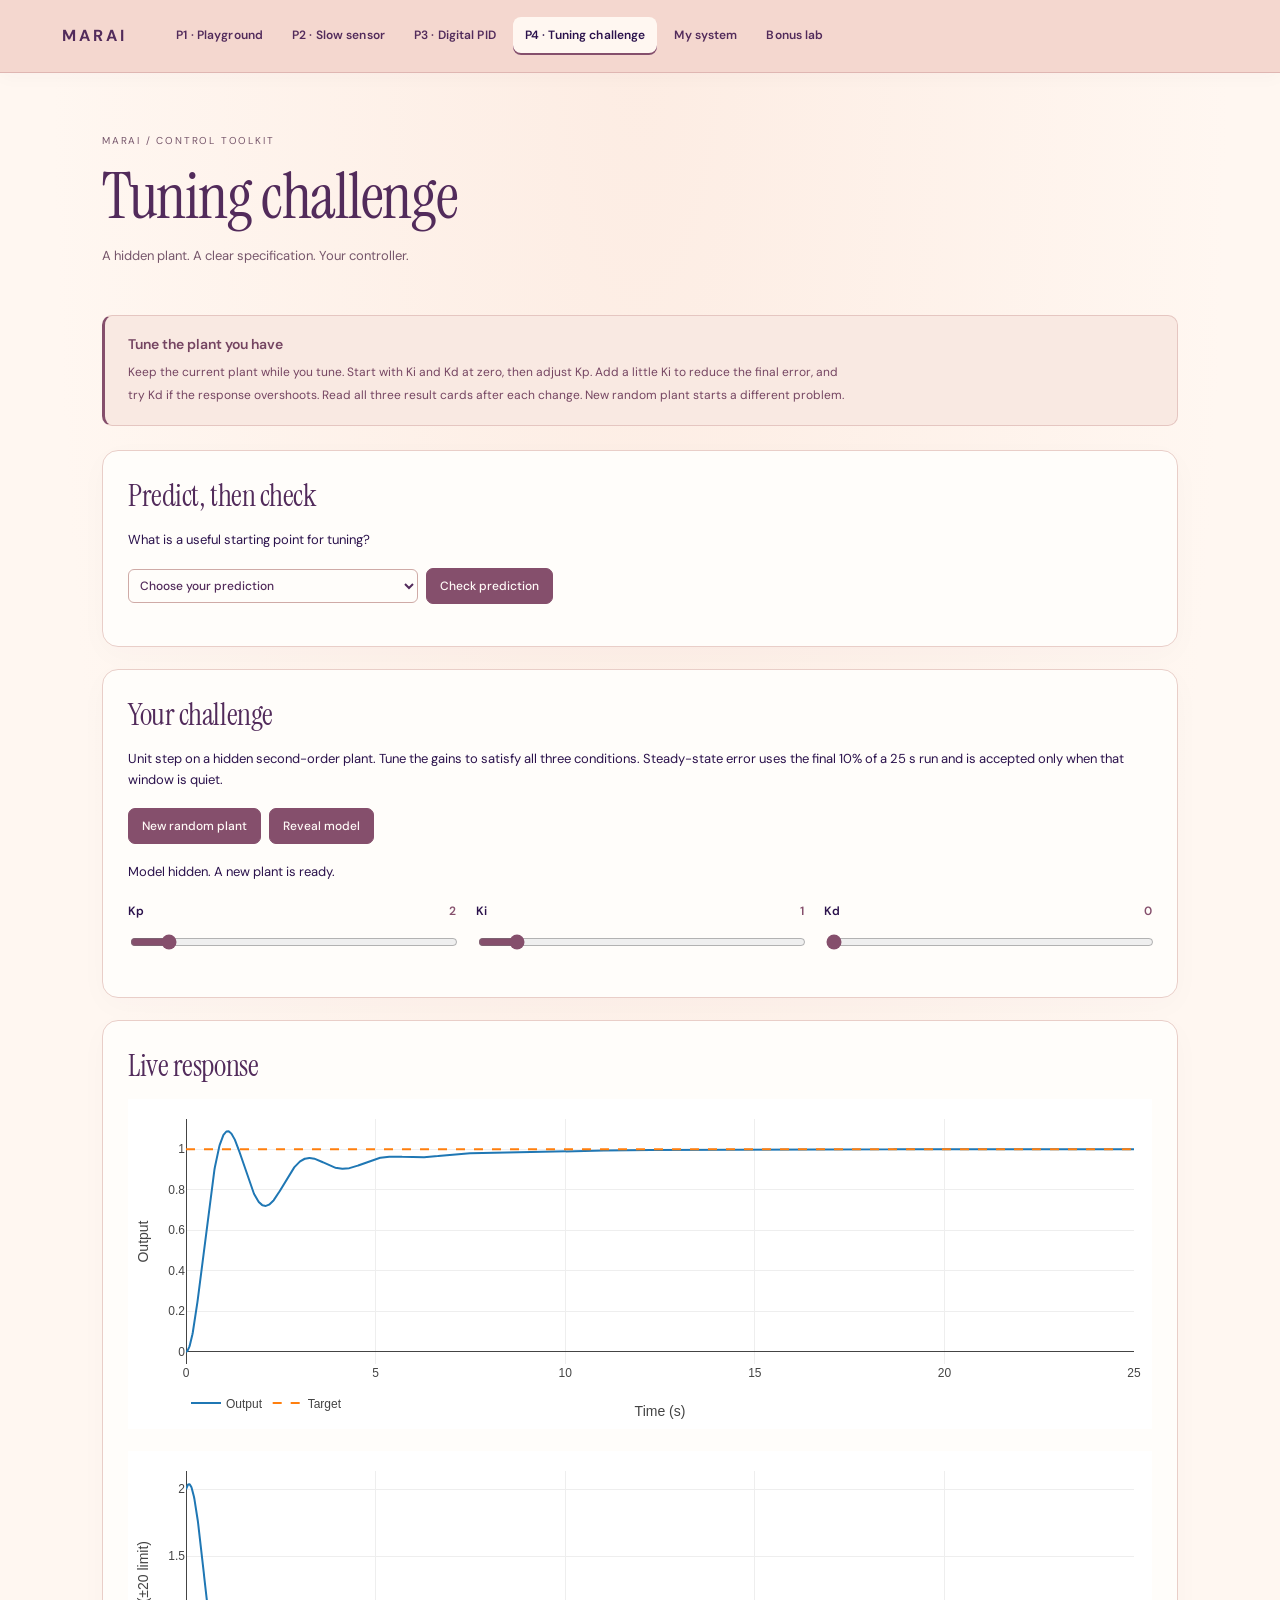
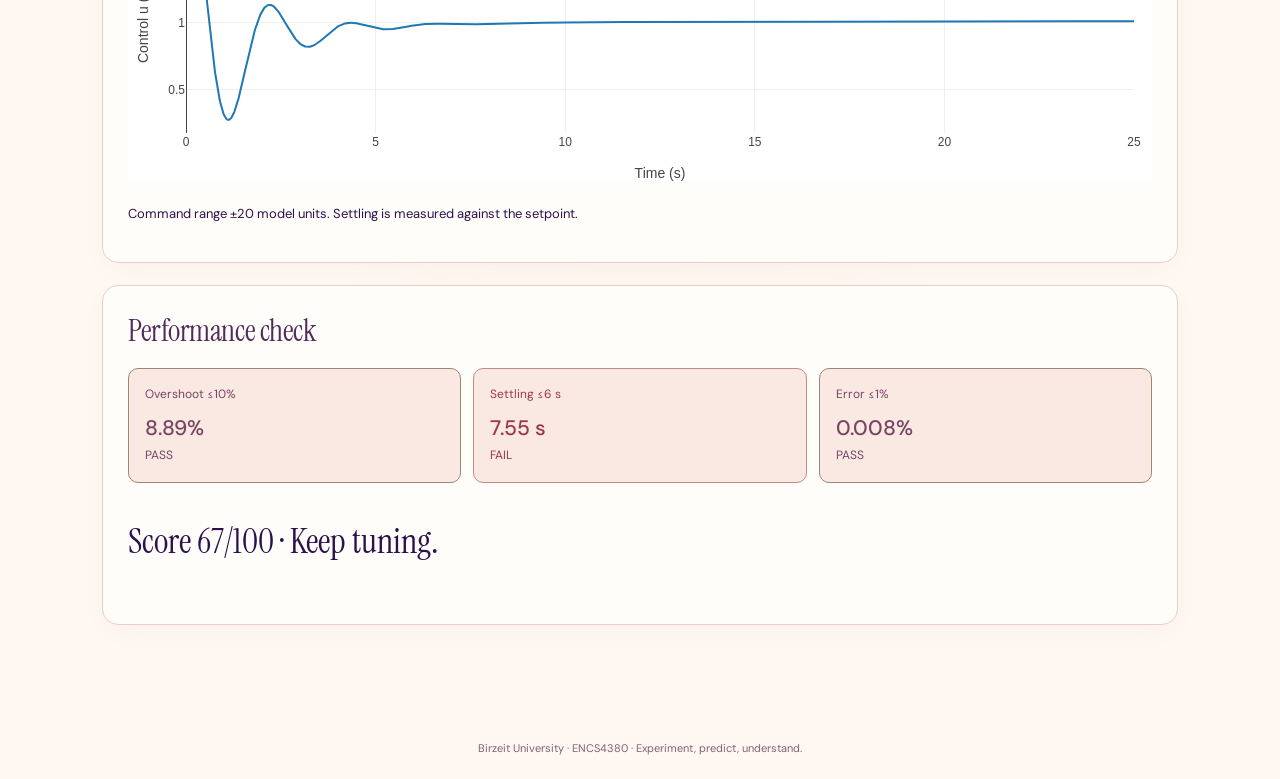
<file: p4.html>
<!doctype html><html lang="en"><head><meta charset="utf-8"><meta name="viewport" content="width=device-width,initial-scale=1"><title>MARAI · Tuning challenge</title><link rel="preconnect" href="https://fonts.googleapis.com"><link href="https://fonts.googleapis.com/css2?family=DM+Sans:wght@400;500;600;700&family=Instrument+Serif:ital@0;1&display=swap" rel="stylesheet"><link rel="stylesheet" href="lab.css"><script defer src="https://cdn.plot.ly/plotly-2.35.2.min.js"></script><script defer src="sim.js"></script><script defer src="lab.js"></script><script defer src="p4.js"></script><link rel="stylesheet" href="palette.css"></head><body><nav class="lab-nav"><a href="index.html">MARAI</a><a href="p1.html" >P1 · Playground</a><a href="p2.html" >P2 · Slow sensor</a><a href="p3.html" >P3 · Digital PID</a><a href="p4.html" aria-current="page">P4 · Tuning challenge</a><a href="system.html" >My system</a><a href="bonus.html" >Bonus lab</a></nav><main class="lab"><header class="lab-title"><p class="eyebrow">MARAI / CONTROL TOOLKIT</p><h1>Tuning challenge</h1><p>A hidden plant. A clear specification. Your controller.</p></header><aside class="experiment-guide"><h2>Tune the plant you have</h2><p>Keep the current plant while you tune. Start with Ki and Kd at zero, then adjust Kp. Add a little Ki to reduce the final error, and try Kd if the response overshoots. Read all three result cards after each change. New random plant starts a different problem.</p></aside><section class="panel"><h2>Predict, then check</h2><p>What is a useful starting point for tuning?</p><select id="prediction"><option value="">Choose your prediction</option><option value="a">Change one gain, then inspect the response.</option><option value="b">The response stays exactly the same.</option></select><button id="check">Check prediction</button><p id="predictionResult" role="status" data-explanation="Start with P, introduce I for tracking, then adjust D to damp oscillation."></p></section><section class="panel"><h2>Your challenge</h2><p>Unit step on a hidden second-order plant. Tune the gains to satisfy all three conditions. Steady-state error uses the final 10% of a 25 s run and is accepted only when that window is quiet.</p><button id="newPlant">New random plant</button><button id="reveal">Reveal model</button><p id="model">Model hidden</p><div class="controls"><label>Kp<output id="kpValue"></output><input id="kp" type="range" min="0" max="20" step="0.1" value="2"></label><label>Ki<output id="kiValue"></output><input id="ki" type="range" min="0" max="10" step="0.1" value="1"></label><label>Kd<output id="kdValue"></output><input id="kd" type="range" min="0" max="4" step="0.05" value="0"></label></div></section><section class="panel"><h2>Live response</h2><div id="outputPlot" class="plot"></div><div id="commandPlot" class="plot"></div><p>Command range ±20 model units. Settling is measured against the setpoint.</p></section><section class="panel"><h2>Performance check</h2><div id="specs" class="readouts"></div><p id="score" class="score" role="status"></p></section></main><footer class="lab-footer">Birzeit University · ENCS4380 · Experiment, predict, understand.</footer></body></html>
</file>
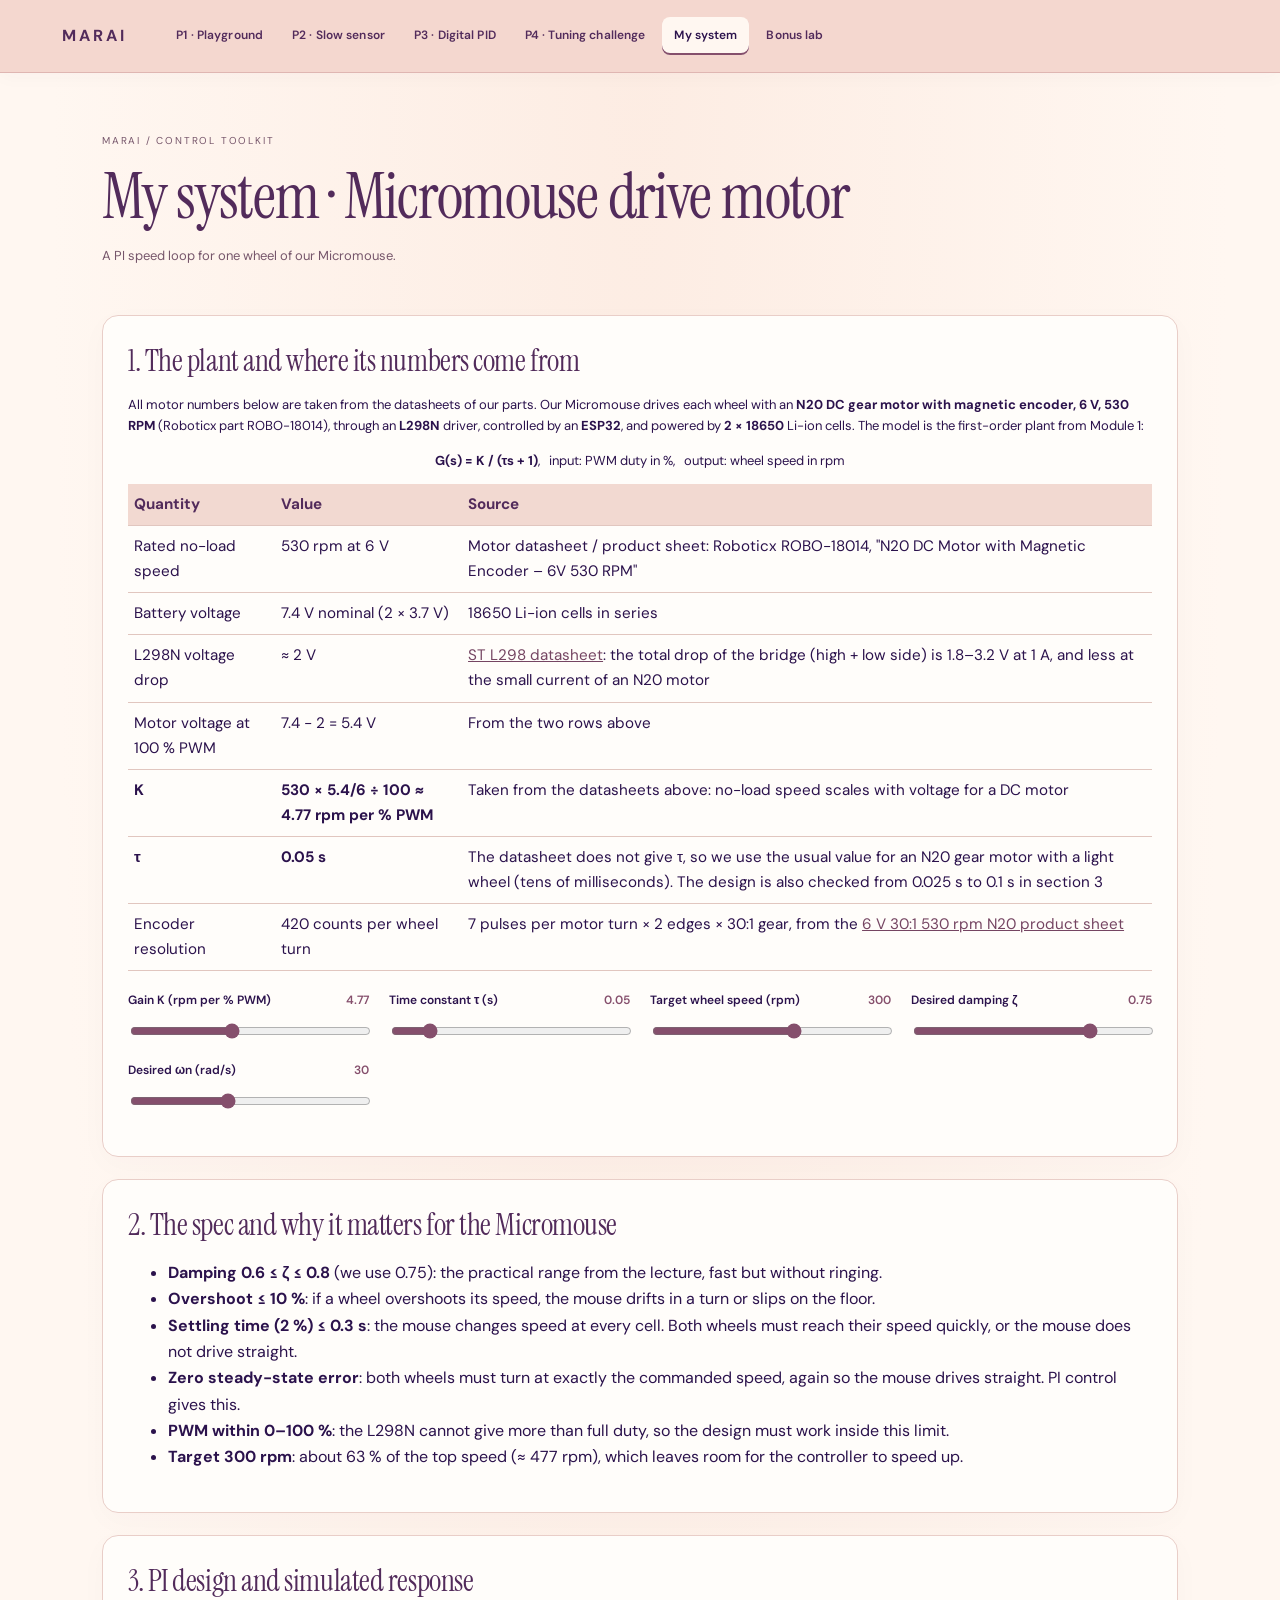
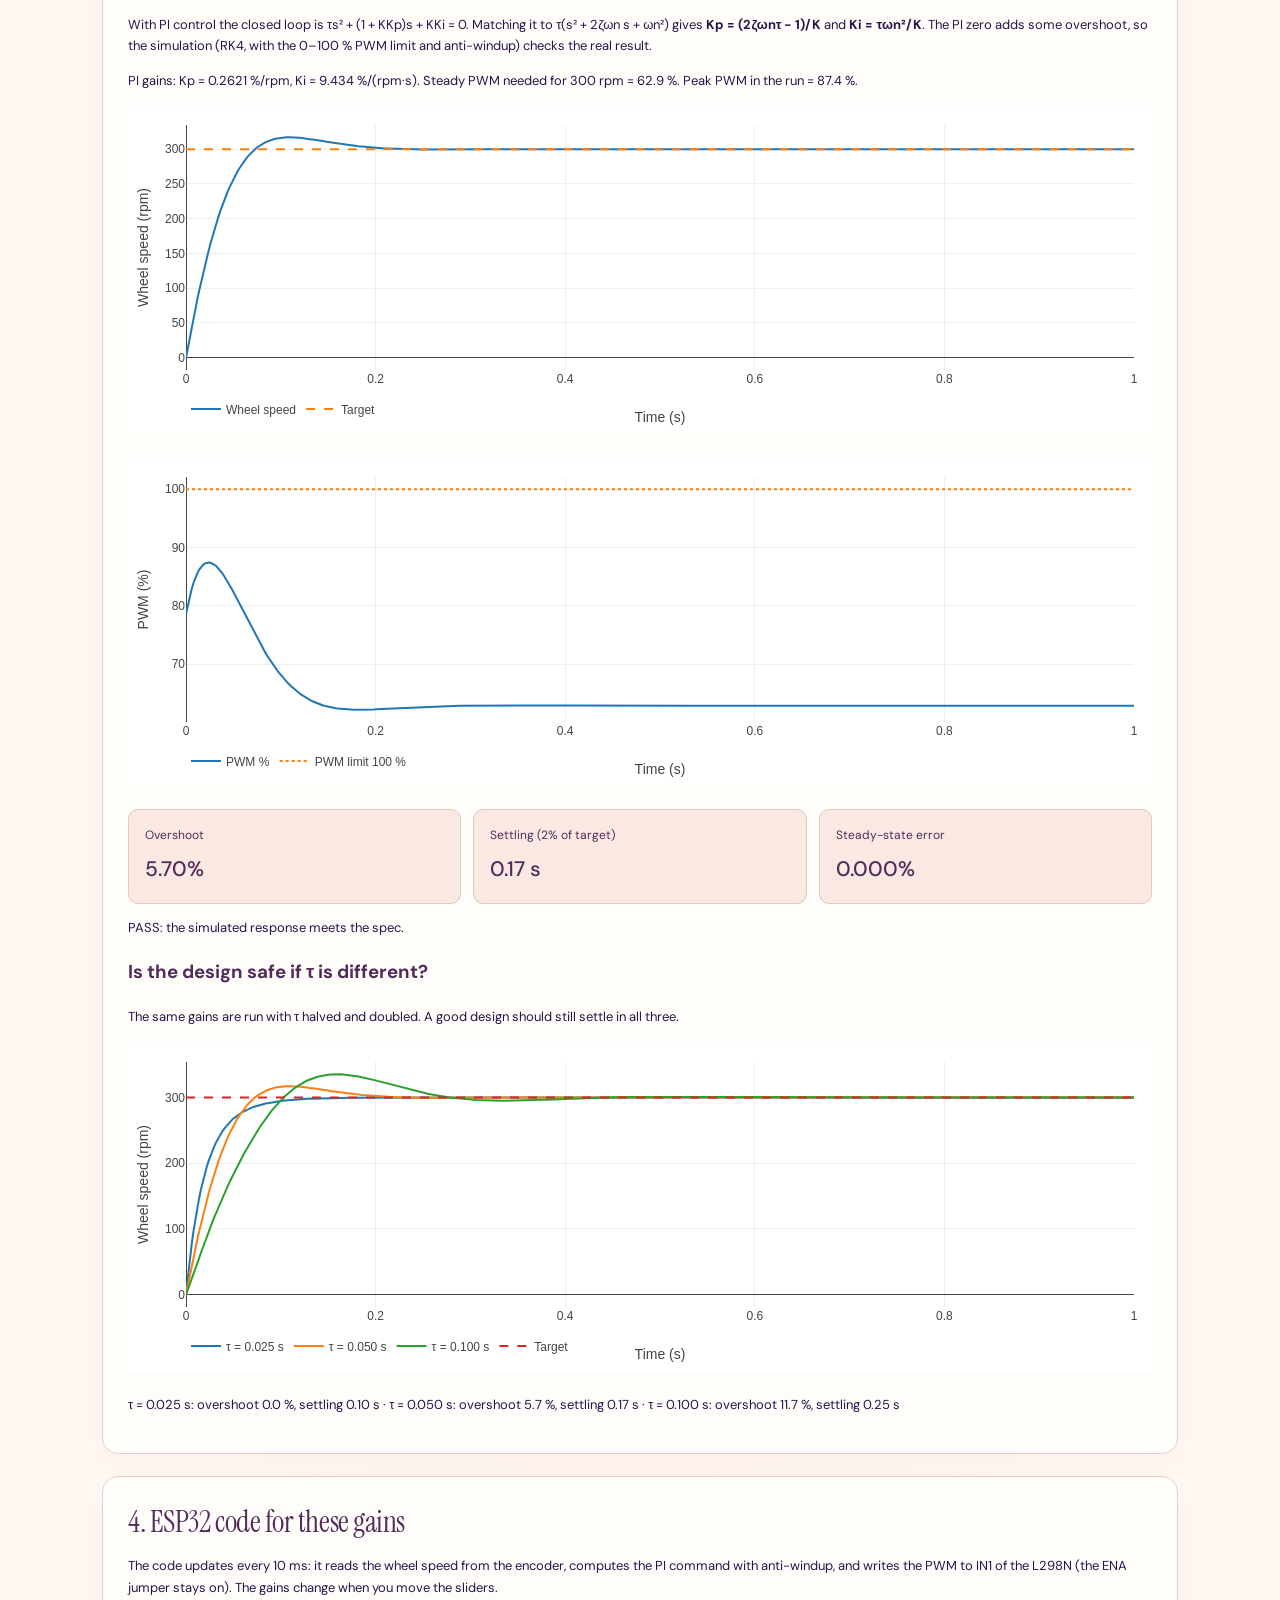
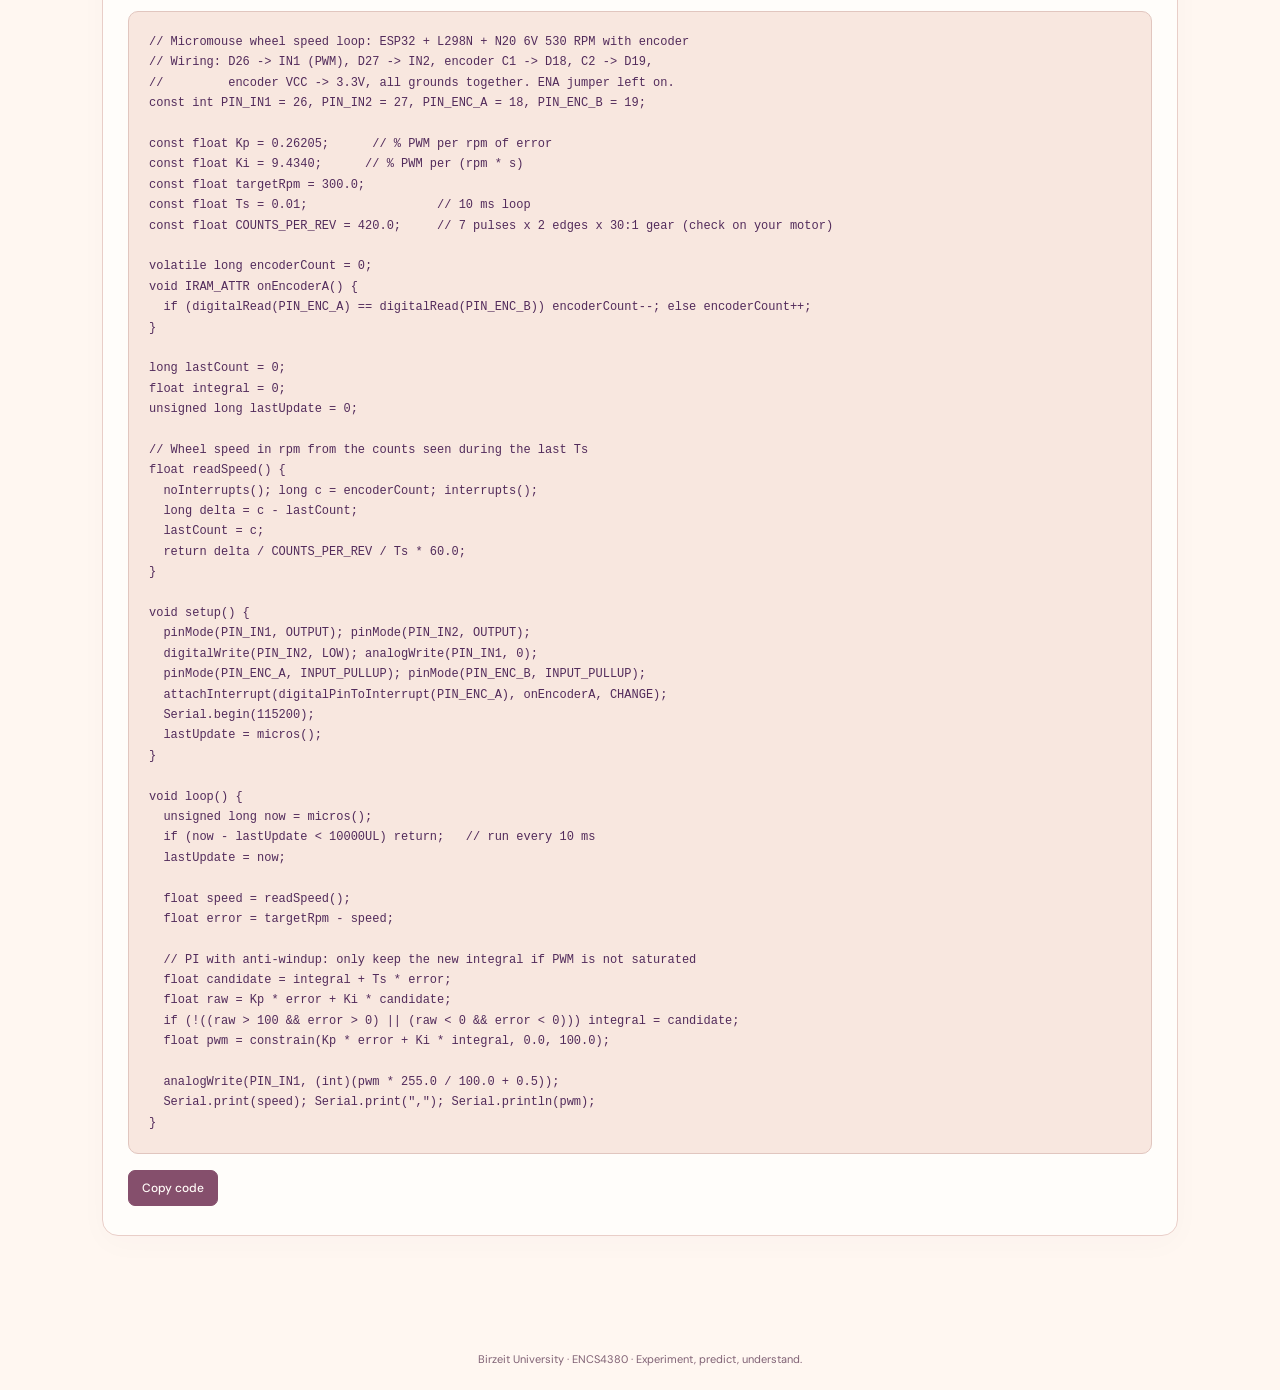
<file: system.html>
<!doctype html>
<html lang="en">
<head>
<meta charset="utf-8">
<meta name="viewport" content="width=device-width,initial-scale=1">
<title>MARAI · My system · Drive motor</title>
<link rel="preconnect" href="https://fonts.googleapis.com">
<link href="https://fonts.googleapis.com/css2?family=DM+Sans:wght@400;500;600;700&family=Instrument+Serif:ital@0;1&display=swap" rel="stylesheet">
<link rel="stylesheet" href="lab.css">
<script defer src="https://cdn.plot.ly/plotly-2.35.2.min.js"></script>
<script defer src="sim.js"></script>
<script defer src="lab.js"></script>
<script defer src="system.js"></script>
<link rel="stylesheet" href="palette.css">
<style>
  .source-table { width: 100%; border-collapse: collapse; font-size: .95rem; }
  .source-table th, .source-table td { border-bottom: 1px solid #e3d6dd; padding: 8px 6px; text-align: left; vertical-align: top; }
  .table-wrap { overflow-x: auto; }
  .note { background: #fdf3f6; border-left: 4px solid #854F6C; padding: 10px 12px; }
</style>
</head>
<body>
<nav class="lab-nav">
  <a href="index.html">MARAI</a>
  <a href="p1.html">P1 · Playground</a>
  <a href="p2.html">P2 · Slow sensor</a>
  <a href="p3.html">P3 · Digital PID</a>
  <a href="p4.html">P4 · Tuning challenge</a>
  <a href="system.html" aria-current="page">My system</a>
  <a href="bonus.html">Bonus lab</a>
</nav>

<main class="lab">
<header class="lab-title">
  <p class="eyebrow">MARAI / CONTROL TOOLKIT</p>
  <h1>My system · Micromouse drive motor</h1>
  <p>A PI speed loop for one wheel of our Micromouse.</p>
</header>

<section class="panel">
  <h2>1. The plant and where its numbers come from</h2>
  <p>All motor numbers below are taken from the datasheets of our parts. Our Micromouse drives each wheel with an <strong>N20 DC gear motor with magnetic encoder, 6 V, 530 RPM</strong>
     (Roboticx part ROBO-18014), through an <strong>L298N</strong> driver, controlled by an <strong>ESP32</strong>,
     and powered by <strong>2 × 18650</strong> Li-ion cells. The model is the first-order plant from Module 1:</p>
  <p style="text-align:center"><strong>G(s) = K / (τs + 1)</strong>, &nbsp; input: PWM duty in %, &nbsp; output: wheel speed in rpm</p>

  <div class="table-wrap">
  <table class="source-table">
    <tr><th>Quantity</th><th>Value</th><th>Source</th></tr>
    <tr><td>Rated no-load speed</td><td>530 rpm at 6 V</td><td>Motor datasheet / product sheet: Roboticx ROBO-18014, "N20 DC Motor with Magnetic Encoder – 6V 530 RPM"</td></tr>
    <tr><td>Battery voltage</td><td>7.4 V nominal (2 × 3.7 V)</td><td>18650 Li-ion cells in series</td></tr>
    <tr><td>L298N voltage drop</td><td>≈ 2 V</td><td><a href="https://www.st.com/resource/en/datasheet/l298.pdf" target="_blank" rel="noopener">ST L298 datasheet</a>: the total drop of the bridge (high + low side) is 1.8–3.2 V at 1 A, and less at the small current of an N20 motor</td></tr>
    <tr><td>Motor voltage at 100 % PWM</td><td>7.4 − 2 = 5.4 V</td><td>From the two rows above</td></tr>
    <tr><td><strong>K</strong></td><td><strong>530 × 5.4/6 ÷ 100 ≈ 4.77 rpm per % PWM</strong></td><td>Taken from the datasheets above: no-load speed scales with voltage for a DC motor</td></tr>
    <tr><td><strong>τ</strong></td><td><strong>0.05 s</strong></td><td>The datasheet does not give τ, so we use the usual value for an N20 gear motor with a light wheel (tens of milliseconds). The design is also checked from 0.025 s to 0.1 s in section 3</td></tr>
    <tr><td>Encoder resolution</td><td>420 counts per wheel turn</td><td>7 pulses per motor turn × 2 edges × 30:1 gear, from the <a href="https://www.robotshop.com/products/6v-301-530rpm-micro-metal-gearmotor-encoder" target="_blank" rel="noopener">6 V 30:1 530 rpm N20 product sheet</a></td></tr>
  </table>
  </div>


  <div class="controls">
    <label>Gain K (rpm per % PWM)<output id="KValue"></output>
      <input id="K" type="range" min="1" max="10" step="0.01" value="4.77"></label>
    <label>Time constant τ (s)<output id="tauValue"></output>
      <input id="tau" type="range" min="0.01" max="0.3" step="0.005" value="0.05"></label>
    <label>Target wheel speed (rpm)<output id="targetValue"></output>
      <input id="target" type="range" min="50" max="470" step="10" value="300"></label>
    <label>Desired damping ζ<output id="zValue"></output>
      <input id="z" type="range" min="0.6" max="0.8" step="0.01" value="0.75"></label>
    <label>Desired ωn (rad/s)<output id="wnValue"></output>
      <input id="wn" type="range" min="10" max="60" step="1" value="30"></label>
  </div>
</section>

<section class="panel">
  <h2>2. The spec and why it matters for the Micromouse</h2>
  <ul>
    <li><strong>Damping 0.6 ≤ ζ ≤ 0.8</strong> (we use 0.75): the practical range from the lecture, fast but without ringing.</li>
    <li><strong>Overshoot ≤ 10 %</strong>: if a wheel overshoots its speed, the mouse drifts in a turn or slips on the floor.</li>
    <li><strong>Settling time (2 %) ≤ 0.3 s</strong>: the mouse changes speed at every cell. Both wheels must reach their speed quickly, or the mouse does not drive straight.</li>
    <li><strong>Zero steady-state error</strong>: both wheels must turn at exactly the commanded speed, again so the mouse drives straight. PI control gives this.</li>
    <li><strong>PWM within 0–100 %</strong>: the L298N cannot give more than full duty, so the design must work inside this limit.</li>
    <li><strong>Target 300 rpm</strong>: about 63 % of the top speed (≈ 477 rpm), which leaves room for the controller to speed up.</li>
  </ul>
</section>

<section class="panel">
  <h2>3. PI design and simulated response</h2>
  <p>With PI control the closed loop is τs² + (1 + KKp)s + KKi = 0. Matching it to τ(s² + 2ζωn s + ωn²) gives
     <strong>Kp = (2ζωnτ − 1)/K</strong> and <strong>Ki = τωn²/K</strong>. The PI zero adds some overshoot, so the
     simulation (RK4, with the 0–100 % PWM limit and anti-windup) checks the real result.</p>
  <p id="gains"></p>
  <div id="outputPlot" class="plot"></div>
  <div id="commandPlot" class="plot"></div>
  <div id="results" class="readouts"></div>
  <p id="systemStatus" role="status"></p>

  <h3>Is the design safe if τ is different?</h3>
  <p>The same gains are run with τ halved and doubled. A good design should still settle in all three.</p>
  <div id="robustPlot" class="plot"></div>
  <p id="robustNote" role="status"></p>
</section>

<section class="panel">
  <h2>4. ESP32 code for these gains</h2>
  <p>The code updates every 10 ms: it reads the wheel speed from the encoder, computes the PI command with anti-windup,
     and writes the PWM to IN1 of the L298N (the ENA jumper stays on). The gains change when you move the sliders.</p>
  <pre><code id="arduino"></code></pre>
  <button id="copy">Copy code</button>
  <span id="copyStatus" role="status"></span>
</section>
</main>
<footer class="lab-footer">Birzeit University · ENCS4380 · Experiment, predict, understand.</footer>
</body>
</html>
</file>
<file: home.css>
:root{color-scheme:light;--ink:#f3efff;--muted:#aca7bd;--bg:#121022}*{box-sizing:border-box}body{margin:0;background:var(--bg);color:var(--ink);font-family:'DM Sans',sans-serif;background-image:radial-gradient(ellipse at 50% -30%,#39305c88,transparent 65%)}a{color:inherit;text-decoration:none}.nav{max-width:1240px;margin:auto;padding:25px 40px;display:flex;justify-content:space-between;align-items:center;border-bottom:1px solid #ffffff12}.brand{display:flex;align-items:center;gap:17px}.brand>span:first-child{font:700 44px 'Noto Naskh Arabic',serif;line-height:1.3}.brand-caption{font-size:9px;letter-spacing:.16em;border-left:1px solid #ffffff30;padding-left:17px;max-width:110px;line-height:1.8}.course{font-size:12px;color:#d0cadd}.course span{display:block;color:var(--muted);font-size:10px;margin-top:4px}main{max-width:1120px;margin:auto;padding:0 40px 64px}.intro{text-align:center;padding:52px 0 44px}.eyebrow{font-size:10px;letter-spacing:.2em;color:#b5a8db;margin:0 0 22px}h1{font-family:'Instrument Serif',Georgia,serif;font-weight:400;font-size:clamp(46px,6.5vw,83px);line-height:1.02;margin:0;letter-spacing:-.025em}h1 em{font-weight:400;color:#bea3f6}.lead{font-size:13px;line-height:1.8;color:var(--muted);margin:22px 0 0}.toolkits{display:grid;grid-template-columns:1fr 1fr;gap:26px}.card{border:1px solid #ffffff18;background:#1b182d;border-radius:18px;overflow:hidden;transition:transform .3s,border-color .3s,box-shadow .3s;animation:arrive .75s both}.card:nth-child(2){animation-delay:.12s}.card:hover{transform:translateY(-7px);border-color:#b599e380;box-shadow:0 22px 55px #0004}.card:focus-visible{outline:3px solid #d4baff;outline-offset:5px}.visual{height:205px;position:relative;overflow:hidden;background:linear-gradient(130deg,#30234e,#231b39)}.feedback .visual{background:linear-gradient(130deg,#1c373d,#17252f)}canvas{position:absolute;width:100%;height:100%;inset:0}.tag{position:absolute;z-index:1;top:23px;left:25px;font-size:9px;letter-spacing:.16em;color:#d2bdee}.feedback .tag{color:#acd5c8}.visual-caption{position:absolute;bottom:17px;left:25px;font-size:8px;letter-spacing:.23em;color:#ffffff65}.card-body{display:flex;justify-content:space-between;align-items:center;gap:12px;padding:25px 25px 22px}.card h2{font-family:'Instrument Serif',Georgia,serif;font-weight:400;font-size:34px;margin:0 0 7px}.card p{color:var(--muted);font-size:12px;line-height:1.6;margin:0}.go{width:38px;height:38px;flex-shrink:0;border:1px solid #ffffff30;border-radius:50%;display:grid;place-items:center;font-size:22px;transition:background .25s,transform .25s}.card:hover .go{background:#b599e32b;transform:rotate(45deg)}.topics{border-top:1px solid #ffffff0d;padding:15px 25px;color:#b7afca;font-size:10px;word-spacing:.08em}.topics span{padding:0 5px;color:#736681}footer{max-width:1160px;margin:auto;padding:20px 40px 30px;border-top:1px solid #ffffff12;display:flex;justify-content:space-between;gap:20px;color:#878097;font-size:10px;line-height:1.8}@keyframes arrive{from{opacity:0;transform:translateY(18px)}to{opacity:1;transform:translateY(0)}}@media(max-width:650px){.nav{padding:18px 22px}.brand-caption{display:none}main{padding:0 22px 40px}.intro{padding:42px 0 32px}.eyebrow{font-size:8px;letter-spacing:.12em}.toolkits{grid-template-columns:1fr;gap:22px}.visual{height:185px}.card h2{font-size:31px}footer{padding:20px 22px;flex-direction:column;gap:5px}.course{text-align:right}}@media(prefers-reduced-motion:reduce){*,*::before,*::after{animation:none!important;transition:none!important}}

/* Center the English project name above the home content. */
.nav{position:relative;min-height:110px;justify-content:center}
.brand{flex-direction:column;gap:5px;text-align:center}
.brand>span:first-child{font-family:'DM Sans',sans-serif;font-size:30px;font-weight:600;letter-spacing:.22em;padding-left:.22em;line-height:1.4}
.brand-caption{border:0;padding:0;max-width:none;font-size:8px;letter-spacing:.18em}
.course{position:absolute;right:40px;top:35px;text-align:right}
@media(max-width:650px){.nav{min-height:115px;flex-direction:column;gap:9px}.brand-caption{display:block}.course{position:static;font-size:10px;text-align:center}.course span{display:none}}
</file>
<file: palette.css>
/* MARAI palette: cream and rose surfaces, plum text and controls. */
:root{color-scheme:light;--cream:#FBE4D8;--rose:#DFB6B2;--mauve:#854F6C;--plum:#522B5B;--deep:#2B124C;--ink:#2B124C;--muted:#76566B;--bg:#fff7f1;--paper:#fff7f1;--accent:#854F6C}
body{background:#fff7f1;color:#2B124C;background-image:radial-gradient(ellipse at 50% 0%,#FBE4D890,transparent 65%)}
.top{background:linear-gradient(120deg,#FBE4D8,#DFB6B2)!important;color:#2B124C!important;border-bottom:1px solid #854F6C25}
.top h1,.top p{color:#522B5B!important}
.site-nav,.lab-nav{background:#f4d7cf!important;border-bottom:1px solid #DFB6B2;box-shadow:0 4px 18px #522B5B07}
.site-nav a,.lab-nav a,.lab-nav a:first-child{color:#522B5B!important}
.site-nav a:hover,.lab-nav a:hover{background:#DFB6B280!important;color:#2B124C!important}
.site-nav a.active,.lab-nav a[aria-current]{background:#fff7f1!important;color:#2B124C!important;box-shadow:inset 0 -2px #854F6C}
h1,h2,h3,h4,.module h2,.section h2{color:#522B5B}
.panel,.module,.section{background:#fffdfa;border-color:#e9cec8!important;box-shadow:0 8px 30px #522B5B06!important}
.box{background:#fff7f1;border-color:#e9cec8}
.note,.intro:not(main>.intro),.equation,.formula,.experiment-guide,.result-card,.readout{background:#f9e9e2!important;border-color:#e5c6c1!important;color:#522B5B!important}
.experiment-guide{border-left-color:#854F6C!important}
.experiment-guide h2,.experiment-guide p,.result-card p,.value,.pass{color:#754562!important}
.readout.pass{border-color:#9a8773!important}.readout.fail{border-color:#c28b87!important}.fail,#warn{color:#9c374b!important}
.eyebrow,.lead,.small,.topics,.card p,.lab-title>p:last-child{color:#76566B}
button{background:#854F6C;color:#fffaf7;border:1px solid #854F6C;border-radius:7px;padding:9px 13px;cursor:pointer}
button:hover{background:#6c3c59}
.preset-bar button{background:#f4ddd5;color:#63364e;border-color:#DFB6B2}
.preset-bar button:hover{background:#ebcbc3}
input[type=range]{accent-color:#854F6C!important}
input[type=checkbox],input[type=radio]{accent-color:#854F6C}
input[type=number],input[type=text],select{background:#fffdfa;color:#522B5B;border:1px solid #cfaaa6;border-radius:6px;padding:7px}
output,#comparisonStatus{color:#854F6C}
th{background:#f2d9d1!important;color:#522B5B}td,th{border-color:#e1c6bf!important}
pre{background:#f8e7df;color:#522B5B;border:1px solid #e1c6bf}
a{color:#754562}a:focus-visible,button:focus-visible,input:focus-visible,select:focus-visible{outline-color:#854F6C}
footer,.lab-footer{color:#806275;border-color:#e5c8c0}
/* Keep the home page's two cards and centered name in the same layout. */
.nav{border-bottom-color:#854F6C20}.brand,.brand>span:first-child{color:#522B5B}.brand-caption,.course,.course span{color:#806275}
main>.intro{background:transparent!important}main>.intro h1{color:#2B124C}h1 em{color:#854F6C}
.card{background:#fffdfa;border-color:#e6c8c1;border-radius:22px;box-shadow:0 12px 30px #522B5B07}
.card:hover{border-color:#b78b9b;box-shadow:0 22px 55px #522B5B12}
.card:focus-visible{outline-color:#854F6C}.card h2{color:#522B5B}
.visual{background:linear-gradient(130deg,#FBE4D8,#DFB6B2)}
.feedback .visual{background:linear-gradient(130deg,#efd8df,#e1bdca)}
.tag,.feedback .tag,.visual-caption{color:#63364e}
.go{color:#854F6C;border-color:#c59ba6;background:#fff7f160}.card:hover .go{background:#DFB6B260}
.topics{border-top-color:#e9cec8}.topics span{color:#a0798e}
</file>
<file: lab.css>
:root{--paper:#f6f4fa;--ink:#28223d;--accent:#7052a3}*{box-sizing:border-box}body{margin:0;background:var(--paper);color:var(--ink);font-family:'DM Sans',Arial,sans-serif;line-height:1.65}.lab-nav{display:flex;gap:5px;align-items:center;flex-wrap:wrap;background:#171126;padding:16px max(18px,calc((100% - 1180px)/2));position:relative;z-index:2}.lab-nav a{padding:9px 12px;text-decoration:none;color:#c7bfd6;border-radius:8px;font-size:12px;font-weight:600;white-space:nowrap}.lab-nav a:first-child{letter-spacing:.16em;color:#fff;font-size:16px;margin-right:10px}.lab-nav a:hover,.lab-nav a[aria-current]{background:#bda2ef26;color:white}.lab{max-width:1120px;margin:auto;padding:26px 22px 70px}.lab-title{padding:24px 0 35px}.eyebrow{letter-spacing:.18em;font-size:10px;color:#806b9e}h1{font:400 clamp(38px,5vw,64px)/1.1 'Instrument Serif',Georgia,serif;letter-spacing:-.02em;margin:12px 0}h2{font:400 30px 'Instrument Serif',Georgia,serif;margin:0 0 14px}p{font-size:13px}.panel{background:#fff;border:1px solid #e3ddeb;border-radius:16px;padding:25px;margin-bottom:22px;box-shadow:0 8px 25px #281a4205}.controls{display:grid;grid-template-columns:repeat(auto-fit,minmax(200px,1fr));gap:20px;margin:20px 0}label{font-size:12px;font-weight:600;display:block}output{float:right;color:var(--accent)}input[type=range]{display:block;width:100%;accent-color:var(--accent);margin-top:12px}input[type=text]{display:block;width:100%;padding:12px;border:1px solid #d7cde3;border-radius:8px}button,select{font:500 12px 'DM Sans',Arial,sans-serif;border:1px solid #bdb0d0;border-radius:7px;padding:10px 14px;cursor:pointer;margin:4px 8px 4px 0}button{background:#584078;color:white}button:hover{background:#75539e}button:focus-visible,a:focus-visible,input:focus-visible,select:focus-visible{outline:3px solid #aa82d6;outline-offset:3px}.plot{height:330px;width:100%}.readouts{display:grid;grid-template-columns:repeat(auto-fit,minmax(160px,1fr));gap:12px}.readout{background:#f4f0fa;border:1px solid #e5dced;border-radius:10px;padding:16px;font-size:12px}.readout strong{display:block;font-size:21px;margin-top:6px;font-weight:500}.readout.pass{border-color:#7db39a}.readout.fail{border-color:#d6a0a0}.score{font:400 35px 'Instrument Serif',Georgia,serif}pre{white-space:pre;overflow:auto;background:#1b152b;color:#eee5fc;border-radius:10px;padding:20px;font-size:12px;line-height:1.7}code{font-family:monospace}.equation{overflow:auto;padding:14px;background:#f3eff8}.lab-footer{text-align:center;font-size:11px;color:#80728e;padding:22px}.page,.container{font-family:'DM Sans',Arial,sans-serif}.module,.section{border-radius:14px!important}.module h2,.section h2{font-family:'Instrument Serif',Georgia,serif;font-weight:400}.top h1{font-family:'Instrument Serif',Georgia,serif;font-weight:400}.top{background:#171126!important}.small{line-height:1.7}@media(max-width:600px){.panel{padding:17px}.lab{padding:16px 12px 40px}.lab-nav{gap:1px;padding:10px}.lab-nav a{font-size:10px;padding:7px 8px}.lab-nav a:first-child{width:100%;text-align:center;margin:0}.plot{height:290px}.controls{gap:14px}.readout strong{font-size:18px}}

/* Keep the module links across the top on wide and narrow screens. */
.lab-nav{border-bottom:1px solid #30223f;box-shadow:0 5px 20px #20122f0a;gap:5px;padding-top:14px;padding-bottom:14px}
.lab-nav a{transition:background .2s,color .2s;letter-spacing:.01em}
.lab-nav a:first-child{font-weight:700;letter-spacing:.19em;padding-right:22px}
.lab-nav a[aria-current]{box-shadow:inset 0 -2px #c7a4f3;background:#bda2ef17}
.lab,.page,.container{animation:lab-arrive .4s ease both}
.experiment-guide{margin:0 0 24px;padding:19px 23px;border:1px solid #ddd0ed;border-left:3px solid #8d69ba;border-radius:10px;background:#f0eaf7}
.experiment-guide h2{font-family:'DM Sans',Arial,sans-serif!important;font-size:14px!important;font-weight:600!important;margin:0 0 8px!important;color:#50326e!important}
.experiment-guide p{margin:0;font-size:12px;line-height:1.9;max-width:90ch;color:#6d5d7d}
.panel h2,.module h2,.section h2{letter-spacing:-.015em}
.panel .readouts{margin-top:18px}
.plot{margin:14px 0 22px}
.preset-bar{display:flex;flex-wrap:wrap;align-items:center;gap:8px;margin:16px 0}
.preset-bar button{background:#f3edf9;color:#6c4b8e;border:1px solid #e0d2ef;border-radius:7px;padding:9px 13px;font-size:11px;transition:background .2s}
.preset-bar button:hover{background:#e8dcf4}
#comparisonStatus{font-size:11px;color:#78618b}
@keyframes lab-arrive{from{opacity:0;transform:translateY(7px)}to{opacity:1;transform:translateY(0)}}
@media(max-width:650px){.lab-nav{justify-content:center;padding:12px 8px}.lab-nav a:first-child{width:100%;text-align:center;padding:6px 0 12px}.lab-nav a{font-size:10px;padding:8px}.experiment-guide{padding:16px 18px}.experiment-guide p{font-size:12px}.preset-bar button{flex:1 1 135px}}
@media(prefers-reduced-motion:reduce){.lab,.page,.container{animation:none}}
</file>
